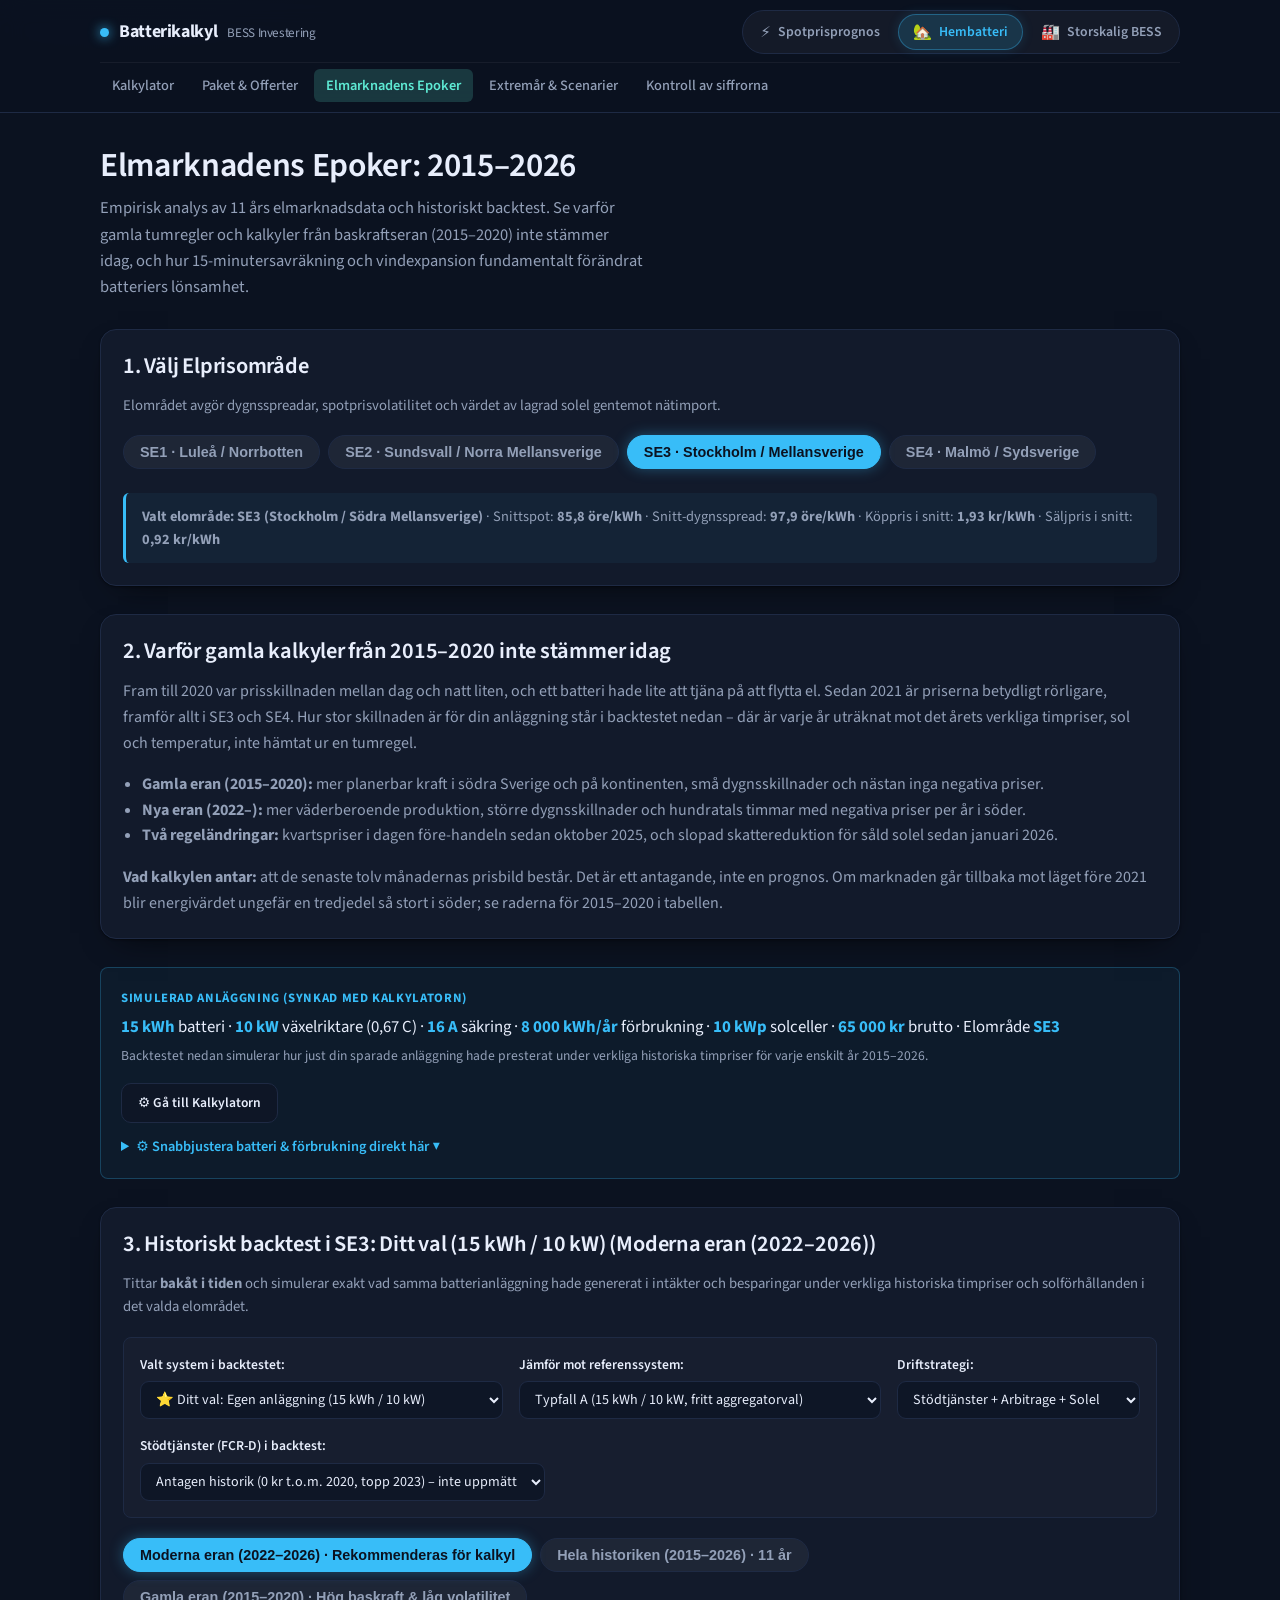
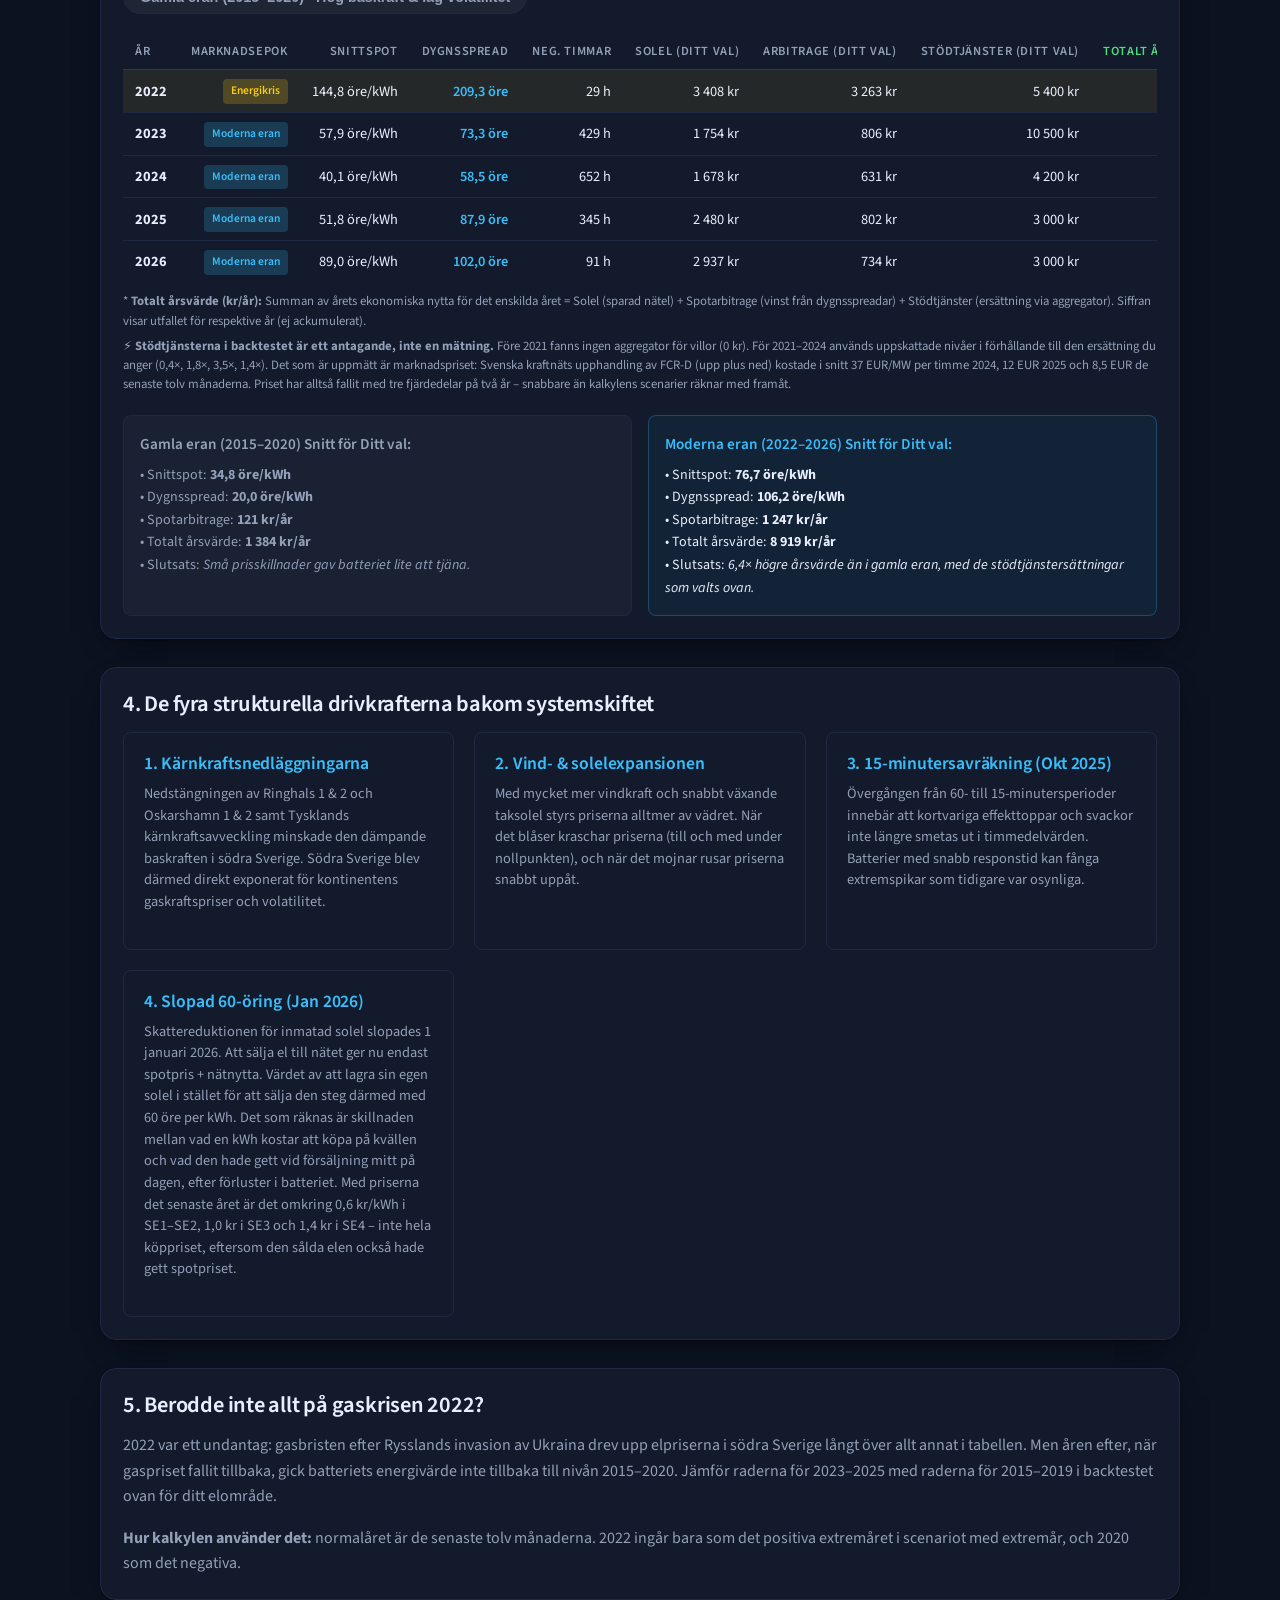
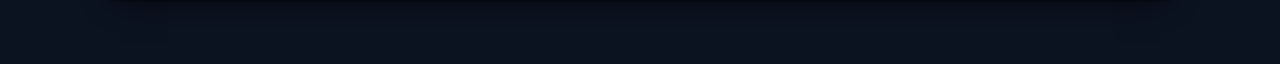
<file: site/batteri-eror.html>
<!doctype html>
<html lang="sv" data-base="">
<head>
<meta charset="utf-8">
<meta name="viewport" content="width=device-width, initial-scale=1">
<title>Elmarknadens Epoker (2015–2026) — Batterikalkyl & BESS</title>
<meta name="description" content="Empirisk analys av elmarknadens två epoker: gamla baskraftseran (2015–2020) vs moderna eran (2022–2026). Historiskt backtest över 11 år med verkliga spotpriser och dygnsspreadar.">
<meta name="color-scheme" content="dark">
<link rel="preconnect" href="https://fonts.googleapis.com">
<link rel="preconnect" href="https://fonts.gstatic.com" crossorigin>
<link href="https://fonts.googleapis.com/css2?family=Source+Sans+3:wght@400;500;600;700&family=IBM+Plex+Sans:wght@400;600&family=IBM+Plex+Mono:wght@400&display=swap" rel="stylesheet">
<link rel="stylesheet" href="assets/style.css?v=20261006c">
<style>
  .zone-pills {
    display: flex;
    gap: 8px;
    flex-wrap: wrap;
    margin-bottom: 1.5rem;
  }
  .zone-pill {
    background: rgba(255, 255, 255, 0.05);
    border: 1px solid var(--border);
    color: var(--muted);
    padding: 8px 16px;
    border-radius: 999px;
    font-size: 0.9em;
    font-weight: 600;
    cursor: pointer;
    transition: all 0.15s ease;
  }
  .zone-pill:hover {
    color: var(--text);
    background: rgba(255, 255, 255, 0.1);
  }
  .zone-pill.active {
    background: #38bdf8;
    color: #0b1220;
    border-color: #38bdf8;
    box-shadow: 0 0 14px rgba(56, 189, 248, 0.35);
  }
  .badge {
    display: inline-block;
    padding: 0.2rem 0.5rem;
    border-radius: 4px;
    font-size: 0.8em;
    font-weight: 600;
  }
</style>
</head>
<body data-page="batteri-eror">

<header class="site-header">
  <div class="wrap">
    <div class="header-top-row">
      <a class="brand" href="batteri.html"><span class="dot" style="background: #38bdf8; box-shadow: 0 0 12px #38bdf8;"></span>Batterikalkyl <small>BESS Investering</small></a>
      <nav class="portal-nav" aria-label="Huvudsystem">
        <a href="index.html" class="portal-tab">
          <span class="portal-tab-icon">⚡</span>
          <span>Spotprisprognos</span>
        </a>
        <a href="batteri.html" class="portal-tab active">
          <span class="portal-tab-icon">🏡</span>
          <span>Hembatteri</span>
        </a>
        <a href="bess-studio.html" class="portal-tab">
          <span class="portal-tab-icon">🏭</span>
          <span>Storskalig BESS</span>
        </a>
      </nav>
    </div>
    <nav class="site-nav">
      <a href="batteri.html">Kalkylator</a>
      <a href="batteri-paket.html">Paket & Offerter</a>
      <a href="batteri-eror.html" aria-current="page">Elmarknadens Epoker</a>
      <a href="batteri-extremar.html">Extremår & Scenarier</a>
      <a href="kontroll.html">Kontroll av siffrorna</a>
    </nav>
  </div>
</header>

<main>
  <div class="wrap stack" id="bess-app">

    <div class="page-head">
      <h1>Elmarknadens Epoker: 2015–2026</h1>
      <p class="lede">Empirisk analys av 11 års elmarknadsdata och historiskt backtest. Se varför gamla tumregler och kalkyler från baskraftseran (2015–2020) inte stämmer idag, och hur 15-minutersavräkning och vindexpansion fundamentalt förändrat batteriers lönsamhet.</p>
    </div>

    <!-- Val av Elprisområde -->
    <section class="card">
      <div class="section-title">
        <h2>1. Välj Elprisområde</h2>
      </div>
      <p class="sub">Elområdet avgör dygnsspreadar, spotprisvolatilitet och värdet av lagrad solel gentemot nätimport.</p>

      <div class="zone-pills" id="bess-zone-pills">
        <button type="button" class="zone-pill" data-zone="SE1">SE1 · Luleå / Norrbotten</button>
        <button type="button" class="zone-pill" data-zone="SE2">SE2 · Sundsvall / Norra Mellansverige</button>
        <button type="button" class="zone-pill" data-zone="SE3">SE3 · Stockholm / Mellansverige</button>
        <button type="button" class="zone-pill active" data-zone="SE4">SE4 · Malmö / Sydsverige</button>
      </div>

      <div id="bess-zone-info" style="font-size: 0.9em; color: var(--muted); background: rgba(56, 189, 248, 0.05); padding: 0.75rem 1rem; border-radius: 6px; border-left: 3px solid #38bdf8;">
        Laddar elområdesdata…
      </div>
    </section>

    <!-- Elmarknadens två epoker: Pedagogisk genomgång -->
    <section class="card">
      <div class="section-title">
        <h2>2. Varför gamla kalkyler från 2015–2020 inte stämmer idag</h2>
      </div>
      <p style="color: var(--muted); line-height: 1.6;">
        Fram till 2020 var prisskillnaden mellan dag och natt liten, och ett batteri hade lite att tjäna på att flytta el. Sedan 2021 är priserna betydligt rörligare, framför allt i SE3 och SE4. Hur stor skillnaden är för din anläggning står i backtestet nedan – där är varje år uträknat mot det årets verkliga timpriser, sol och temperatur, inte hämtat ur en tumregel.
      </p>
      <ul style="color: var(--muted); line-height: 1.6; padding-left: 1.2rem;">
        <li><strong>Gamla eran (2015–2020):</strong> mer planerbar kraft i södra Sverige och på kontinenten, små dygnsskillnader och nästan inga negativa priser.</li>
        <li><strong>Nya eran (2022–):</strong> mer väderberoende produktion, större dygnsskillnader och hundratals timmar med negativa priser per år i söder.</li>
        <li><strong>Två regeländringar:</strong> kvartspriser i dagen före-handeln sedan oktober 2025, och slopad skattereduktion för såld solel sedan januari 2026.</li>
      </ul>
      <p style="color: var(--muted); line-height: 1.6; margin-bottom: 0;">
        <strong>Vad kalkylen antar:</strong> att de senaste tolv månadernas prisbild består. Det är ett antagande, inte en prognos. Om marknaden går tillbaka mot läget före 2021 blir energivärdet ungefär en tredjedel så stort i söder; se raderna för 2015–2020 i tabellen.
      </p>
    </section>

    <!-- Simulerad anläggning (sparad från kalkylatorn) -->
    <div style="background: rgba(56, 189, 248, 0.05); border: 1px solid rgba(56, 189, 248, 0.25); border-radius: 8px; padding: 1.25rem; margin-bottom: 1.5rem;">
      <div style="display: flex; justify-content: space-between; align-items: center; flex-wrap: wrap; gap: 1rem;">
        <div>
          <div style="font-size: 0.8em; text-transform: uppercase; letter-spacing: 0.05em; color: #38bdf8; font-weight: 700;">Simulerad anläggning (synkad med Kalkylatorn)</div>
          <div id="bess-active-config-summary" style="font-size: 1.05em; margin-top: 0.35rem;">
            Laddar anläggningskonfiguration…
          </div>
          <div style="font-size: 0.85em; color: var(--muted); margin-top: 0.25rem;">
            Backtestet nedan simulerar hur just din sparade anläggning hade presterat under verkliga historiska timpriser för varje enskilt år 2015–2026.
          </div>
        </div>
        <a href="batteri.html" class="btn btn-secondary" style="font-size: 0.85em; padding: 0.5rem 1rem; white-space: nowrap; text-decoration: none;">
          ⚙️ Gå till Kalkylatorn
        </a>
      </div>

      <!-- Snabbjustera direkt på sidan -->
      <details style="margin-top: 0.75rem;">
        <summary style="color: #38bdf8; cursor: pointer; font-size: 0.9em; font-weight: 600;">⚙️ Snabbjustera batteri & förbrukning direkt här ▼</summary>
        <div style="display: grid; grid-template-columns: repeat(auto-fit, minmax(200px, 1fr)); gap: 1rem; margin-top: 0.75rem; padding: 1rem; background: var(--bg-card); border-radius: 8px; border: 1px solid var(--border);">
          <div>
            <label for="bess-cap-slider" style="font-size: 0.85em; font-weight: 600; display: flex; justify-content: space-between;">
              <span>Batterikapacitet</span>
              <span id="bess-cap-val" style="color: #38bdf8;">15 kWh</span>
            </label>
            <div style="display: flex; gap: 0.5rem; align-items: center; margin-top: 0.25rem;">
              <input type="range" id="bess-cap-slider" min="5" max="80" step="1" value="15" style="flex: 1;">
              <input type="number" id="bess-cap-num" min="5" max="80" step="1" value="15" style="width: 60px; font-size: 0.85em;" class="field">
            </div>
          </div>
          <div>
            <label for="bess-p-slider" style="font-size: 0.85em; font-weight: 600; display: flex; justify-content: space-between;">
              <span>Växelriktareffekt</span>
              <span id="bess-p-val" style="color: #38bdf8;">10 kW</span>
            </label>
            <div style="display: flex; gap: 0.5rem; align-items: center; margin-top: 0.25rem;">
              <input type="range" id="bess-p-slider" min="3" max="40" step="1" value="10" style="flex: 1;">
              <input type="number" id="bess-p-num" min="3" max="40" step="1" value="10" style="width: 60px; font-size: 0.85em;" class="field">
            </div>
          </div>
          <div>
            <label for="bess-load-slider" style="font-size: 0.85em; font-weight: 600; display: flex; justify-content: space-between;">
              <span>Årsförbrukning</span>
              <span id="bess-load-val" style="color: #38bdf8;">8 000 kWh</span>
            </label>
            <div style="display: flex; gap: 0.5rem; align-items: center; margin-top: 0.25rem;">
              <input type="range" id="bess-load-slider" min="3000" max="60000" step="1000" value="8000" style="flex: 1;">
              <input type="number" id="bess-load-num" min="3000" max="60000" step="1000" value="8000" style="width: 75px; font-size: 0.85em;" class="field">
            </div>
          </div>
          <div>
            <label for="bess-pv-slider" style="font-size: 0.85em; font-weight: 600; display: flex; justify-content: space-between;">
              <span>Solceller</span>
              <span id="bess-pv-val" style="color: #38bdf8;">10 kWp</span>
            </label>
            <div style="display: flex; gap: 0.5rem; align-items: center; margin-top: 0.25rem;">
              <input type="range" id="bess-pv-slider" min="0" max="50" step="1" value="10" style="flex: 1;">
              <input type="number" id="bess-pv-num" min="0" max="50" step="1" value="10" style="width: 60px; font-size: 0.85em;" class="field">
            </div>
          </div>
        </div>
      </details>
    </div>

    <!-- Historiskt backtest över 11 år -->
    <section class="card">
      <div class="section-title">
        <h2 id="bess-backtest-title">3. Historiskt backtest: Faktiskt utfall (2015–2026)</h2>
      </div>
      <p class="sub">Tittar <strong>bakåt i tiden</strong> och simulerar exakt vad samma batterianläggning hade genererat i intäkter och besparingar under verkliga historiska timpriser och solförhållanden i det valda elområdet.</p>

      <!-- Systemväljare för historiskt backtest -->
      <div style="display: flex; gap: 1rem; flex-wrap: wrap; margin-bottom: 1.25rem; align-items: flex-end; background: rgba(255, 255, 255, 0.02); padding: 1rem; border-radius: 8px; border: 1px solid var(--border);">
        <div style="flex: 1; min-width: 250px;">
          <label for="bess-backtest-offer" style="display: block; font-size: 0.85em; font-weight: 600; margin-bottom: 0.35rem;">
            Valt system i backtestet:
          </label>
          <select class="field" id="bess-backtest-offer" style="width: 100%;">
            <option value="custom" selected>⭐ Ditt val: Egen anläggning (från kalkylatorn)</option>
            <option value="solis_dyness_15">Typfall A (15 kWh / 10 kW, fritt aggregatorval)</option>
            <option value="sigenergy_18">Typfall B (18 kWh / 12 kW, allt-i-ett)</option>
            <option value="svea_solar_10">Typfall C (10 kWh / 10 kW, bundet elavtal)</option>
            <option value="greenely_polarium_13_8">Typfall D (13,8 kWh / 8 kW, bindningstid)</option>
            <option value="elteknik_saj_15">Typfall E (15 kWh / 10 kW, lågt C-tal)</option>
            <option value="evify_saj_15">Typfall F (15 kWh / 10 kW, lågt C-tal)</option>
          </select>
        </div>

        <div style="flex: 1; min-width: 250px;">
          <label for="bess-backtest-compare" style="display: block; font-size: 0.85em; font-weight: 600; margin-bottom: 0.35rem;">
            Jämför mot referenssystem:
          </label>
          <select class="field" id="bess-backtest-compare" style="width: 100%;">
            <option value="solis_dyness_15" selected>Typfall A (15 kWh / 10 kW, fritt aggregatorval)</option>
            <option value="sigenergy_18">Typfall B (18 kWh / 12 kW, allt-i-ett)</option>
            <option value="custom">Ditt val: Egen anläggning</option>
            <option value="svea_solar_10">Typfall C (10 kWh / 10 kW, bundet elavtal)</option>
            <option value="greenely_polarium_13_8">Typfall D (13,8 kWh / 8 kW, bindningstid)</option>
            <option value="elteknik_saj_15">Typfall E (15 kWh / 10 kW, lågt C-tal)</option>
            <option value="evify_saj_15">Typfall F (15 kWh / 10 kW, lågt C-tal)</option>
            <option value="none">Ingen jämförelse (Visa enbart valt system)</option>
          </select>
        </div>

        <div style="min-width: 200px;">
          <label for="bess-backtest-strategy" style="display: block; font-size: 0.85em; font-weight: 600; margin-bottom: 0.35rem;">
            Driftstrategi:
          </label>
          <select class="field" id="bess-backtest-strategy" style="width: 100%;">
            <option value="mixed" selected>Stödtjänster + Arbitrage + Solel</option>
            <option value="energy_only">Enbart Soloptimering & Arbitrage</option>
          </select>
        </div>

        <div style="min-width: 240px;">
          <label for="bess-backtest-fcr-mode" style="display: block; font-size: 0.85em; font-weight: 600; margin-bottom: 0.35rem;">
            Stödtjänster (FCR-D) i backtest:
          </label>
          <select class="field" id="bess-backtest-fcr-mode" style="width: 100%;">
            <option value="historic" selected>Antagen historik (0 kr t.o.m. 2020, topp 2023) – inte uppmätt</option>
            <option value="flat">Hypotetisk schablon (Dagens 25 kr/kW alla år)</option>
          </select>
        </div>
      </div>

      <div class="zone-pills" id="bess-era-pills" style="margin-bottom: 1.25rem;">
        <button type="button" class="zone-pill active" data-era="modern">Moderna eran (2022–2026) · Rekommenderas för kalkyl</button>
        <button type="button" class="zone-pill" data-era="all">Hela historiken (2015–2026) · 11 år</button>
        <button type="button" class="zone-pill" data-era="classic">Gamla eran (2015–2020) · Hög baskraft & låg volatilitet</button>
      </div>

      <div id="bess-backtest-box"></div>
    </section>

    <!-- Strukturella drivkrafter -->
    <section class="card">
      <div class="section-title">
        <h2>4. De fyra strukturella drivkrafterna bakom systemskiftet</h2>
      </div>
      <div style="display: grid; grid-template-columns: repeat(auto-fit, minmax(280px, 1fr)); gap: 1.25rem;">
        <div style="background: var(--bg-card); padding: 1.25rem; border-radius: 8px; border: 1px solid var(--border);">
          <h3 style="color: #38bdf8; margin-top: 0; font-size: 1.1em;">1. Kärnkraftsnedläggningarna</h3>
          <p style="font-size: 0.9em; color: var(--muted); line-height: 1.5;">Nedstängningen av Ringhals 1 & 2 och Oskarshamn 1 & 2 samt Tysklands kärnkraftsavveckling minskade den dämpande baskraften i södra Sverige. Södra Sverige blev därmed direkt exponerat för kontinentens gaskraftspriser och volatilitet.</p>
        </div>

        <div style="background: var(--bg-card); padding: 1.25rem; border-radius: 8px; border: 1px solid var(--border);">
          <h3 style="color: #38bdf8; margin-top: 0; font-size: 1.1em;">2. Vind- & solelexpansionen</h3>
          <p style="font-size: 0.9em; color: var(--muted); line-height: 1.5;">Med mycket mer vindkraft och snabbt växande taksolel styrs priserna alltmer av vädret. När det blåser kraschar priserna (till och med under nollpunkten), och när det mojnar rusar priserna snabbt uppåt.</p>
        </div>

        <div style="background: var(--bg-card); padding: 1.25rem; border-radius: 8px; border: 1px solid var(--border);">
          <h3 style="color: #38bdf8; margin-top: 0; font-size: 1.1em;">3. 15-minutersavräkning (Okt 2025)</h3>
          <p style="font-size: 0.9em; color: var(--muted); line-height: 1.5;">Övergången från 60- till 15-minutersperioder innebär att kortvariga effekttoppar och svackor inte längre smetas ut i timmedelvärden. Batterier med snabb responstid kan fånga extremspikar som tidigare var osynliga.</p>
        </div>

        <div style="background: var(--bg-card); padding: 1.25rem; border-radius: 8px; border: 1px solid var(--border);">
          <h3 style="color: #38bdf8; margin-top: 0; font-size: 1.1em;">4. Slopad 60-öring (Jan 2026)</h3>
          <p style="font-size: 0.9em; color: var(--muted); line-height: 1.5;">Skattereduktionen för inmatad solel slopades 1 januari 2026. Att sälja el till nätet ger nu endast spotpris + nätnytta. Värdet av att lagra sin egen solel i stället för att sälja den steg därmed med 60 öre per kWh. Det som räknas är skillnaden mellan vad en kWh kostar att köpa på kvällen och vad den hade gett vid försäljning mitt på dagen, efter förluster i batteriet. Med priserna det senaste året är det omkring 0,6 kr/kWh i SE1–SE2, 1,0 kr i SE3 och 1,4 kr i SE4 – inte hela köppriset, eftersom den sålda elen också hade gett spotpriset.</p>
        </div>
      </div>
    </section>

    <!-- Geopolitik vs Strukturell förändring -->
    <section class="card">
      <div class="section-title">
        <h2>5. Berodde inte allt på gaskrisen 2022?</h2>
      </div>
      <p style="color: var(--muted); line-height: 1.6;">
        2022 var ett undantag: gasbristen efter Rysslands invasion av Ukraina drev upp elpriserna i södra Sverige långt över allt annat i tabellen. Men åren efter, när gaspriset fallit tillbaka, gick batteriets energivärde inte tillbaka till nivån 2015–2020. Jämför raderna för 2023–2025 med raderna för 2015–2019 i backtestet ovan för ditt elområde.
      </p>
      <p style="color: var(--muted); line-height: 1.6; margin-bottom: 0;">
        <strong>Hur kalkylen använder det:</strong> normalåret är de senaste tolv månaderna. 2022 ingår bara som det positiva extremåret i scenariot med extremår, och 2020 som det negativa.
      </p>
    </section>

  </div>
</main>

<script src="assets/bess-dispatch.js?v=20261008b"></script>
<script src="assets/bess.js?v=20261008b"></script>
</body>
</html>
</file>
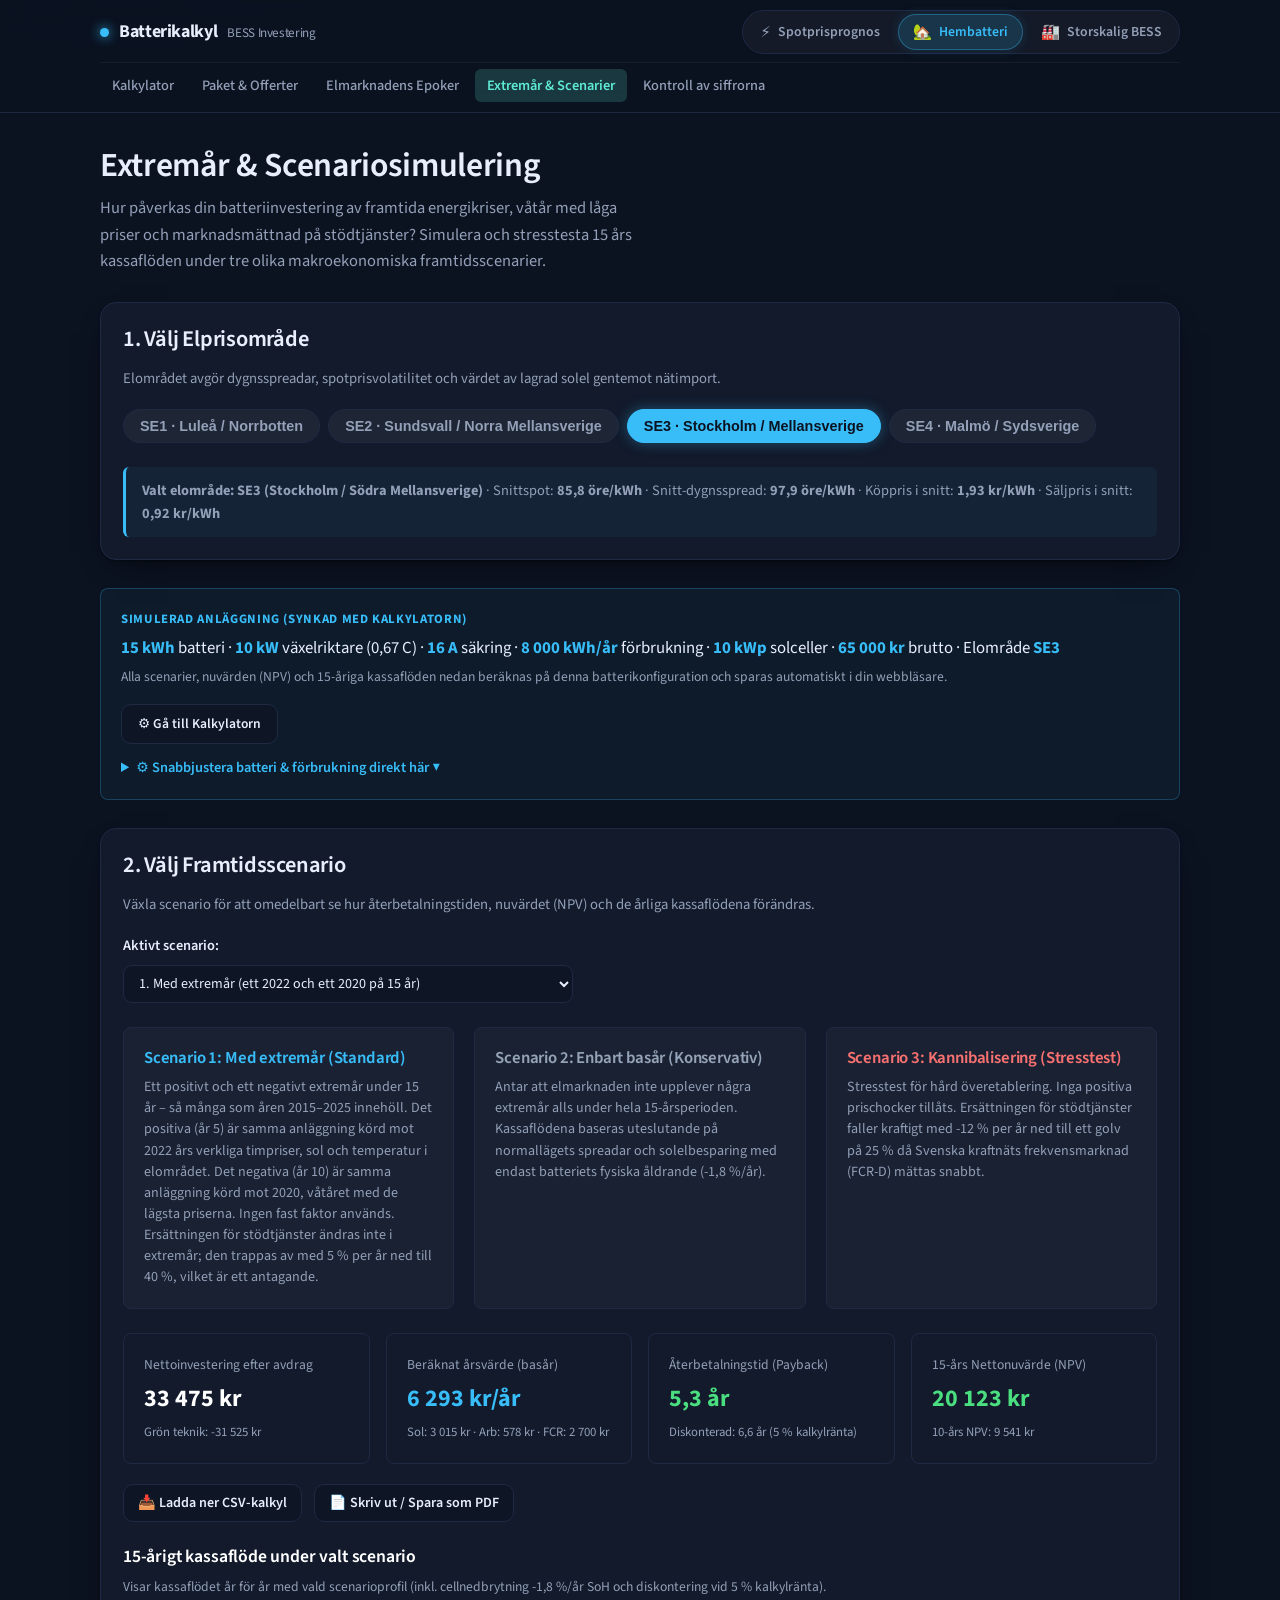
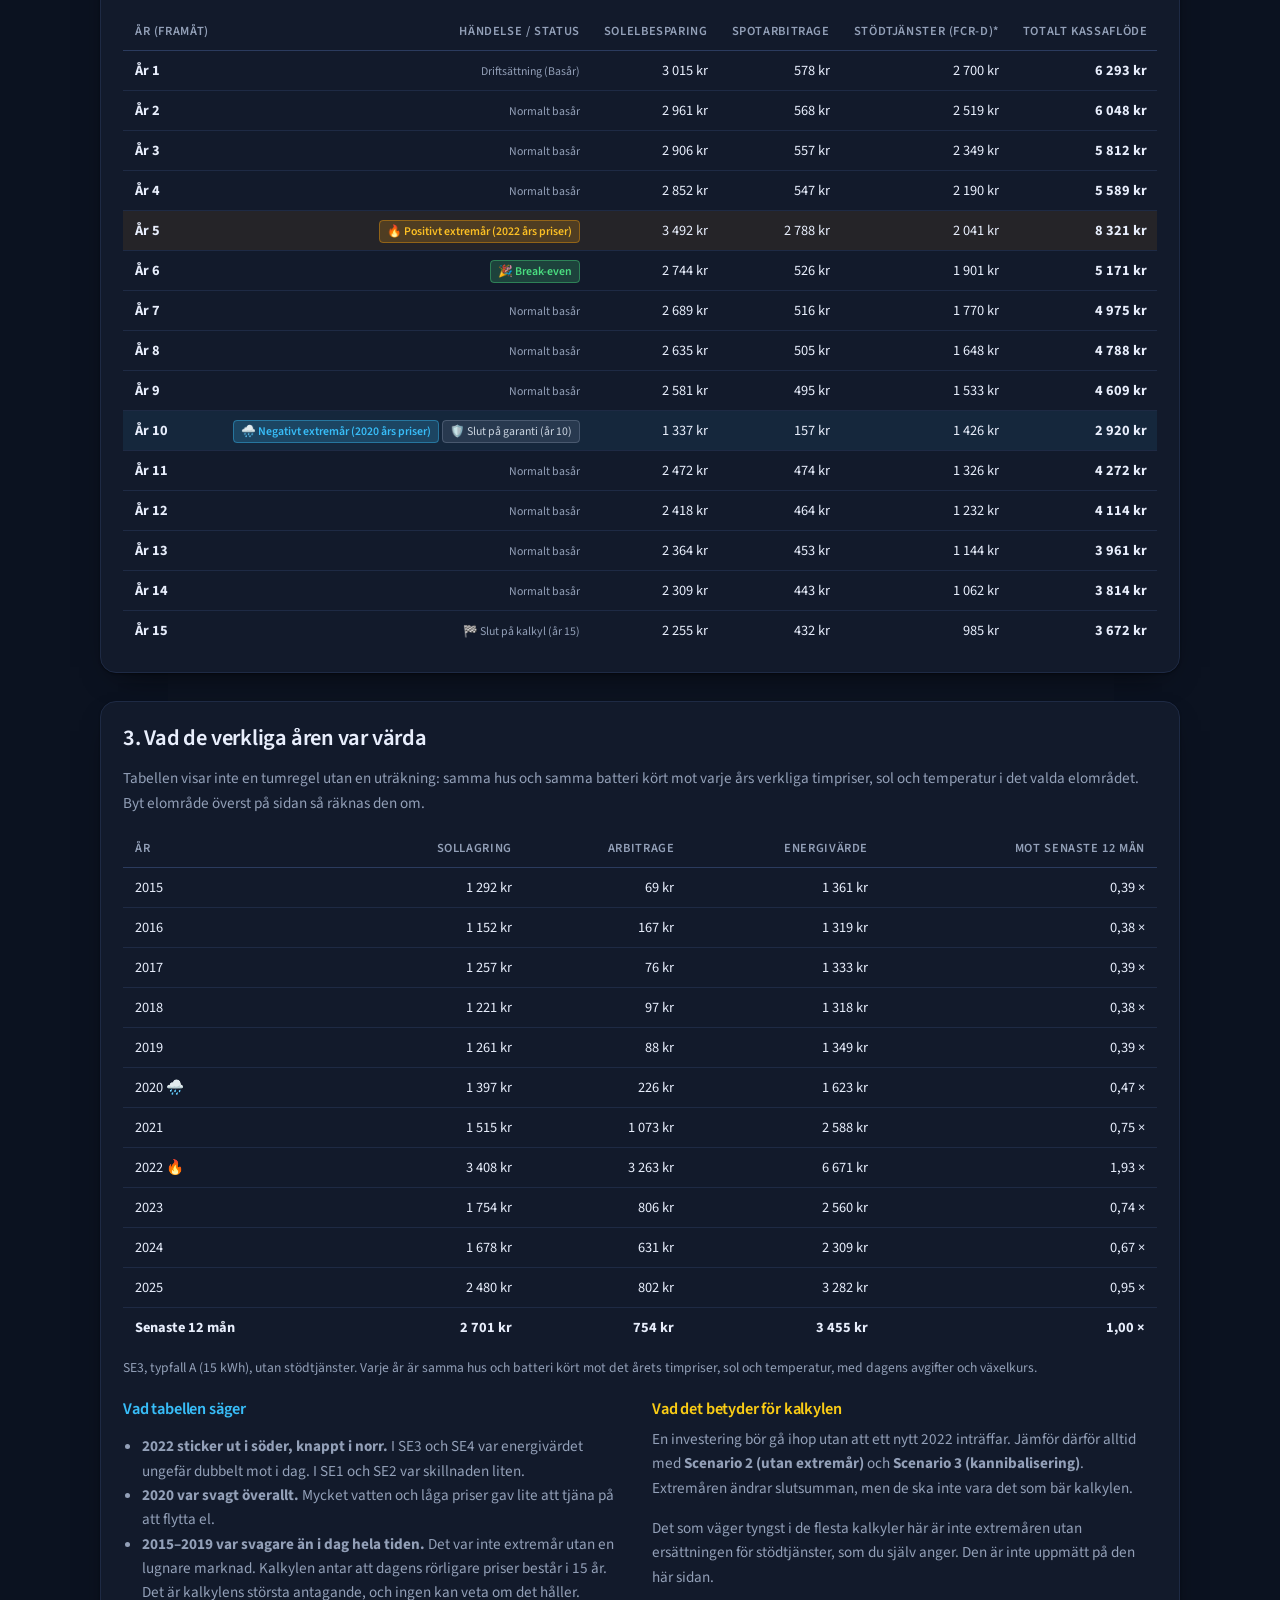
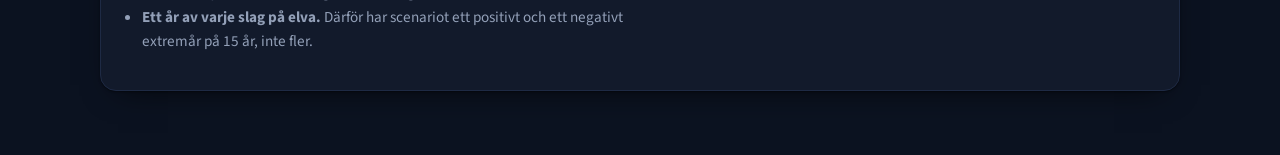
<file: site/batteri-extremar.html>
<!doctype html>
<html lang="sv" data-base="">
<head>
<meta charset="utf-8">
<meta name="viewport" content="width=device-width, initial-scale=1">
<title>Extremår & Scenariosimulering — Batterikalkyl & BESS</title>
<meta name="description" content="Stresstesta batterikalkylen mot framtida extremår (gaskris, torka, våtår) och marknadsmättnad på stödtjänster (FCR-D). Empirisk analys av nordisk prisvolatilitet 2011–2026.">
<meta name="color-scheme" content="dark">
<link rel="preconnect" href="https://fonts.googleapis.com">
<link rel="preconnect" href="https://fonts.gstatic.com" crossorigin>
<link href="https://fonts.googleapis.com/css2?family=Source+Sans+3:wght@400;500;600;700&family=IBM+Plex+Sans:wght@400;600&family=IBM+Plex+Mono:wght@400&display=swap" rel="stylesheet">
<link rel="stylesheet" href="assets/style.css?v=20261006c">
<style>
  .zone-pills {
    display: flex;
    gap: 8px;
    flex-wrap: wrap;
    margin-bottom: 1.5rem;
  }
  .zone-pill {
    background: rgba(255, 255, 255, 0.05);
    border: 1px solid var(--border);
    color: var(--muted);
    padding: 8px 16px;
    border-radius: 999px;
    font-size: 0.9em;
    font-weight: 600;
    cursor: pointer;
    transition: all 0.15s ease;
  }
  .zone-pill:hover {
    color: var(--text);
    background: rgba(255, 255, 255, 0.1);
  }
  .zone-pill.active {
    background: #38bdf8;
    color: #0b1220;
    border-color: #38bdf8;
    box-shadow: 0 0 14px rgba(56, 189, 248, 0.35);
  }
  .field {
    background: var(--bg-card);
    border: 1px solid var(--border);
    color: var(--text);
    padding: 8px 14px;
    border-radius: 6px;
    font-size: 0.95em;
  }
  .bess-results-summary {
    display: grid;
    grid-template-columns: repeat(auto-fit, minmax(220px, 1fr));
    gap: 1rem;
    margin-top: 1.25rem;
  }
  .bess-result-card {
    background: var(--bg-card);
    padding: 1.25rem;
    border-radius: 8px;
    border: 1px solid var(--border);
  }
  .bess-result-label {
    font-size: 0.85em;
    color: var(--muted);
    margin-bottom: 0.25rem;
  }
  .bess-result-val {
    font-size: 1.5em;
    font-weight: 700;
  }
  .bess-result-sub {
    font-size: 0.8em;
    color: var(--muted);
    margin-top: 0.25rem;
  }
  .scenario-card {
    background: rgba(255, 255, 255, 0.03);
    border: 1px solid var(--border);
    border-radius: 8px;
    padding: 1.25rem;
  }
</style>
</head>
<body data-page="batteri-extremar">

<header class="site-header">
  <div class="wrap">
    <div class="header-top-row">
      <a class="brand" href="batteri.html"><span class="dot" style="background: #38bdf8; box-shadow: 0 0 12px #38bdf8;"></span>Batterikalkyl <small>BESS Investering</small></a>
      <nav class="portal-nav" aria-label="Huvudsystem">
        <a href="index.html" class="portal-tab">
          <span class="portal-tab-icon">⚡</span>
          <span>Spotprisprognos</span>
        </a>
        <a href="batteri.html" class="portal-tab active">
          <span class="portal-tab-icon">🏡</span>
          <span>Hembatteri</span>
        </a>
        <a href="bess-studio.html" class="portal-tab">
          <span class="portal-tab-icon">🏭</span>
          <span>Storskalig BESS</span>
        </a>
      </nav>
    </div>
    <nav class="site-nav">
      <a href="batteri.html">Kalkylator</a>
      <a href="batteri-paket.html">Paket & Offerter</a>
      <a href="batteri-eror.html">Elmarknadens Epoker</a>
      <a href="batteri-extremar.html" aria-current="page">Extremår & Scenarier</a>
      <a href="kontroll.html">Kontroll av siffrorna</a>
    </nav>
  </div>
</header>

<main>
  <div class="wrap stack" id="bess-app">

    <div class="page-head">
      <h1>Extremår & Scenariosimulering</h1>
      <p class="lede">Hur påverkas din batteriinvestering av framtida energikriser, våtår med låga priser och marknadsmättnad på stödtjänster? Simulera och stresstesta 15 års kassaflöden under tre olika makroekonomiska framtidsscenarier.</p>
    </div>

    <!-- Val av Elprisområde -->
    <section class="card">
      <div class="section-title">
        <h2>1. Välj Elprisområde</h2>
      </div>
      <p class="sub">Elområdet avgör dygnsspreadar, spotprisvolatilitet och värdet av lagrad solel gentemot nätimport.</p>

      <div class="zone-pills" id="bess-zone-pills">
        <button type="button" class="zone-pill" data-zone="SE1">SE1 · Luleå / Norrbotten</button>
        <button type="button" class="zone-pill" data-zone="SE2">SE2 · Sundsvall / Norra Mellansverige</button>
        <button type="button" class="zone-pill" data-zone="SE3">SE3 · Stockholm / Mellansverige</button>
        <button type="button" class="zone-pill active" data-zone="SE4">SE4 · Malmö / Sydsverige</button>
      </div>

      <div id="bess-zone-info" style="font-size: 0.9em; color: var(--muted); background: rgba(56, 189, 248, 0.05); padding: 0.75rem 1rem; border-radius: 6px; border-left: 3px solid #38bdf8;">
        Laddar elområdesdata…
      </div>
    </section>

    <!-- Simulerad anläggning (sparad från kalkylatorn) -->
    <div style="background: rgba(56, 189, 248, 0.05); border: 1px solid rgba(56, 189, 248, 0.25); border-radius: 8px; padding: 1.25rem; margin-bottom: 1.5rem;">
      <div style="display: flex; justify-content: space-between; align-items: center; flex-wrap: wrap; gap: 1rem;">
        <div>
          <div style="font-size: 0.8em; text-transform: uppercase; letter-spacing: 0.05em; color: #38bdf8; font-weight: 700;">Simulerad anläggning (synkad med Kalkylatorn)</div>
          <div id="bess-active-config-summary" style="font-size: 1.05em; margin-top: 0.35rem;">
            Laddar anläggningskonfiguration…
          </div>
          <div style="font-size: 0.85em; color: var(--muted); margin-top: 0.25rem;">
            Alla scenarier, nuvärden (NPV) och 15-åriga kassaflöden nedan beräknas på denna batterikonfiguration och sparas automatiskt i din webbläsare.
          </div>
        </div>
        <a href="batteri.html" class="btn btn-secondary" style="font-size: 0.85em; padding: 0.5rem 1rem; white-space: nowrap; text-decoration: none;">
          ⚙️ Gå till Kalkylatorn
        </a>
      </div>

      <!-- Snabbjustera direkt på sidan -->
      <details style="margin-top: 0.75rem;">
        <summary style="color: #38bdf8; cursor: pointer; font-size: 0.9em; font-weight: 600;">⚙️ Snabbjustera batteri & förbrukning direkt här ▼</summary>
        <div style="display: grid; grid-template-columns: repeat(auto-fit, minmax(200px, 1fr)); gap: 1rem; margin-top: 0.75rem; padding: 1rem; background: var(--bg-card); border-radius: 8px; border: 1px solid var(--border);">
          <div>
            <label for="bess-cap-slider" style="font-size: 0.85em; font-weight: 600; display: flex; justify-content: space-between;">
              <span>Batterikapacitet</span>
              <span id="bess-cap-val" style="color: #38bdf8;">15 kWh</span>
            </label>
            <div style="display: flex; gap: 0.5rem; align-items: center; margin-top: 0.25rem;">
              <input type="range" id="bess-cap-slider" min="5" max="80" step="1" value="15" style="flex: 1;">
              <input type="number" id="bess-cap-num" min="5" max="80" step="1" value="15" style="width: 60px; font-size: 0.85em;" class="field">
            </div>
          </div>
          <div>
            <label for="bess-p-slider" style="font-size: 0.85em; font-weight: 600; display: flex; justify-content: space-between;">
              <span>Växelriktareffekt</span>
              <span id="bess-p-val" style="color: #38bdf8;">10 kW</span>
            </label>
            <div style="display: flex; gap: 0.5rem; align-items: center; margin-top: 0.25rem;">
              <input type="range" id="bess-p-slider" min="3" max="40" step="1" value="10" style="flex: 1;">
              <input type="number" id="bess-p-num" min="3" max="40" step="1" value="10" style="width: 60px; font-size: 0.85em;" class="field">
            </div>
          </div>
          <div>
            <label for="bess-load-slider" style="font-size: 0.85em; font-weight: 600; display: flex; justify-content: space-between;">
              <span>Årsförbrukning</span>
              <span id="bess-load-val" style="color: #38bdf8;">8 000 kWh</span>
            </label>
            <div style="display: flex; gap: 0.5rem; align-items: center; margin-top: 0.25rem;">
              <input type="range" id="bess-load-slider" min="3000" max="60000" step="1000" value="8000" style="flex: 1;">
              <input type="number" id="bess-load-num" min="3000" max="60000" step="1000" value="8000" style="width: 75px; font-size: 0.85em;" class="field">
            </div>
          </div>
          <div>
            <label for="bess-pv-slider" style="font-size: 0.85em; font-weight: 600; display: flex; justify-content: space-between;">
              <span>Solceller</span>
              <span id="bess-pv-val" style="color: #38bdf8;">10 kWp</span>
            </label>
            <div style="display: flex; gap: 0.5rem; align-items: center; margin-top: 0.25rem;">
              <input type="range" id="bess-pv-slider" min="0" max="50" step="1" value="10" style="flex: 1;">
              <input type="number" id="bess-pv-num" min="0" max="50" step="1" value="10" style="width: 60px; font-size: 0.85em;" class="field">
            </div>
          </div>
        </div>
      </details>
    </div>

    <!-- Scenarioväljare -->
    <section class="card">
      <div class="section-title">
        <h2>2. Välj Framtidsscenario</h2>
      </div>
      <p class="sub">Växla scenario för att omedelbart se hur återbetalningstiden, nuvärdet (NPV) och de årliga kassaflödena förändras.</p>

      <div style="max-width: 450px; margin-bottom: 1.5rem;">
        <label for="bess-scenario" style="display: block; font-weight: 600; margin-bottom: 0.5rem; font-size: 0.9em;">Aktivt scenario:</label>
        <select class="field" id="bess-scenario" style="width: 100%;">
          <option value="nordic_frequency" selected>1. Med extremår (ett 2022 och ett 2020 på 15 år)</option>
          <option value="base_only">2. Enbart basår (Konservativ kalkyl utan makrochocker)</option>
          <option value="cannibalization">3. Marknadskannibalisering (Snabb priserosion på FCR-D)</option>
        </select>
      </div>

      <div style="display: grid; grid-template-columns: repeat(auto-fit, minmax(280px, 1fr)); gap: 1.25rem;">
        <div class="scenario-card">
          <h3 style="color: #38bdf8; margin-top: 0; font-size: 1.05em;">Scenario 1: Med extremår (Standard)</h3>
          <p style="font-size: 0.88em; color: var(--muted); line-height: 1.5; margin-bottom: 0;">
            Ett positivt och ett negativt extremår under 15 år – så många som åren 2015–2025 innehöll. Det positiva (år 5) är samma anläggning körd mot 2022 års verkliga timpriser, sol och temperatur i elområdet. Det negativa (år 10) är samma anläggning körd mot 2020, våtåret med de lägsta priserna. Ingen fast faktor används. Ersättningen för stödtjänster ändras inte i extremår; den trappas av med 5 % per år ned till 40 %, vilket är ett antagande.
          </p>
        </div>

        <div class="scenario-card">
          <h3 style="color: #94a3b8; margin-top: 0; font-size: 1.05em;">Scenario 2: Enbart basår (Konservativ)</h3>
          <p style="font-size: 0.88em; color: var(--muted); line-height: 1.5; margin-bottom: 0;">
            Antar att elmarknaden inte upplever några extremår alls under hela 15-årsperioden. Kassaflödena baseras uteslutande på normallägets spreadar och solelbesparing med endast batteriets fysiska åldrande (-1,8 %/år).
          </p>
        </div>

        <div class="scenario-card">
          <h3 style="color: #f87171; margin-top: 0; font-size: 1.05em;">Scenario 3: Kannibalisering (Stresstest)</h3>
          <p style="font-size: 0.88em; color: var(--muted); line-height: 1.5; margin-bottom: 0;">
            Stresstest för hård överetablering. Inga positiva prischocker tillåts. Ersättningen för stödtjänster faller kraftigt med -12 % per år ned till ett golv på 25 % då Svenska kraftnäts frekvensmarknad (FCR-D) mättas snabbt.
          </p>
        </div>
      </div>

      <!-- Kalkylresultat för valt scenario -->
      <div class="bess-results-summary" style="margin-top: 1.5rem;">
        <div class="bess-result-card">
          <div class="bess-result-label">Nettoinvestering efter avdrag</div>
          <div class="bess-result-val" id="bess-res-net" style="color: #fff;">— kr</div>
          <div class="bess-result-sub" id="bess-res-deduction">Grön teknik: — kr</div>
        </div>

        <div class="bess-result-card">
          <div class="bess-result-label">Beräknat årsvärde (basår)</div>
          <div class="bess-result-val" id="bess-res-rev" style="color: #38bdf8;">— kr/år</div>
          <div class="bess-result-sub" id="bess-res-rev-split">Sol: — · Arb: — · FCR: —</div>
        </div>

        <div class="bess-result-card">
          <div class="bess-result-label">Återbetalningstid (Payback)</div>
          <div class="bess-result-val" id="bess-res-payback" style="color: #4ade80;">— år</div>
          <div class="bess-result-sub" id="bess-res-payback-disc">Diskonterad: — år (5 % kalkylränta)</div>
        </div>

        <div class="bess-result-card">
          <div class="bess-result-label">15-års Nettonuvärde (NPV)</div>
          <div class="bess-result-val" id="bess-res-npv" style="color: #4ade80;">— kr</div>
          <div class="bess-result-sub" id="bess-res-npv-10">10-års NPV: — kr</div>
        </div>
      </div>

      <!-- Exportera & Skriv ut -->
      <div style="display: flex; gap: 0.75rem; flex-wrap: wrap; margin-top: 1.25rem; align-items: center;" class="bess-export-actions">
        <button type="button" class="btn btn-secondary" id="bess-btn-export-csv" style="cursor: pointer;">
          📥 Ladda ner CSV-kalkyl
        </button>
        <button type="button" class="btn btn-secondary" id="bess-btn-print" style="cursor: pointer;">
          📄 Skriv ut / Spara som PDF
        </button>
      </div>

      <!-- 15-årigt kassaflöde direkt i scenariovyn -->
      <div style="margin-top: 1.5rem;">
        <h3 style="font-size: 1.1em; color: #fff; margin-bottom: 0.5rem;">15-årigt kassaflöde under valt scenario</h3>
        <p style="font-size: 0.85em; color: var(--muted); margin-bottom: 1rem;">
          Visar kassaflödet år för år med vald scenarioprofil (inkl. cellnedbrytning -1,8 %/år SoH och diskontering vid 5 % kalkylränta).
        </p>

        <div style="overflow-x: auto;">
          <table class="data-table" style="width: 100%; font-size: 0.9em;">
            <thead>
              <tr>
                <th>År (Framåt)</th>
                <th>Händelse / Status</th>
                <th>Solelbesparing</th>
                <th>Spotarbitrage</th>
                <th>Stödtjänster (FCR-D)*</th>
                <th>Totalt kassaflöde</th>
                <th>Kapacitet</th>
                <th>Ackumulerat netto</th>
              </tr>
            </thead>
            <tbody id="bess-custom-cf-body"></tbody>
          </table>
        </div>
      </div>
    </section>

    <!-- Vad åren faktiskt var värda -->
    <section class="card">
      <div class="section-title">
        <h2>3. Vad de verkliga åren var värda</h2>
      </div>
      <p style="color: var(--muted); line-height: 1.6; font-size: 0.95em;">
        Tabellen visar inte en tumregel utan en uträkning: samma hus och samma batteri kört mot varje års verkliga timpriser, sol och temperatur i det valda elområdet. Byt elområde överst på sidan så räknas den om.
      </p>
      <div id="bess-year-evidence" style="overflow-x: auto;"></div>
      <div style="display: grid; grid-template-columns: repeat(auto-fit, minmax(320px, 1fr)); gap: 1.5rem; font-size: 0.95em; margin-top: 1.25rem;">
        <div>
          <h3 style="color: #38bdf8; margin-top: 0;">Vad tabellen säger</h3>
          <ul style="color: var(--muted); line-height: 1.6; padding-left: 1.2rem;">
            <li><strong>2022 sticker ut i söder, knappt i norr.</strong> I SE3 och SE4 var energivärdet ungefär dubbelt mot i dag. I SE1 och SE2 var skillnaden liten.</li>
            <li><strong>2020 var svagt överallt.</strong> Mycket vatten och låga priser gav lite att tjäna på att flytta el.</li>
            <li><strong>2015–2019 var svagare än i dag hela tiden.</strong> Det var inte extremår utan en lugnare marknad. Kalkylen antar att dagens rörligare priser består i 15 år. Det är kalkylens största antagande, och ingen kan veta om det håller.</li>
            <li><strong>Ett år av varje slag på elva.</strong> Därför har scenariot ett positivt och ett negativt extremår på 15 år, inte fler.</li>
          </ul>
        </div>
        <div>
          <h3 style="color: #facc15; margin-top: 0;">Vad det betyder för kalkylen</h3>
          <p style="color: var(--muted); line-height: 1.6;">
            En investering bör gå ihop utan att ett nytt 2022 inträffar. Jämför därför alltid med <strong>Scenario 2 (utan extremår)</strong> och <strong>Scenario 3 (kannibalisering)</strong>. Extremåren ändrar slutsumman, men de ska inte vara det som bär kalkylen.
          </p>
          <p style="color: var(--muted); line-height: 1.6;">
            Det som väger tyngst i de flesta kalkyler här är inte extremåren utan ersättningen för stödtjänster, som du själv anger. Den är inte uppmätt på den här sidan.
          </p>
        </div>
      </div>
    </section>

  </div>
</main>

<script src="assets/bess-dispatch.js?v=20261008b"></script>
<script src="assets/bess.js?v=20261008b"></script>
</body>
</html>
</file>
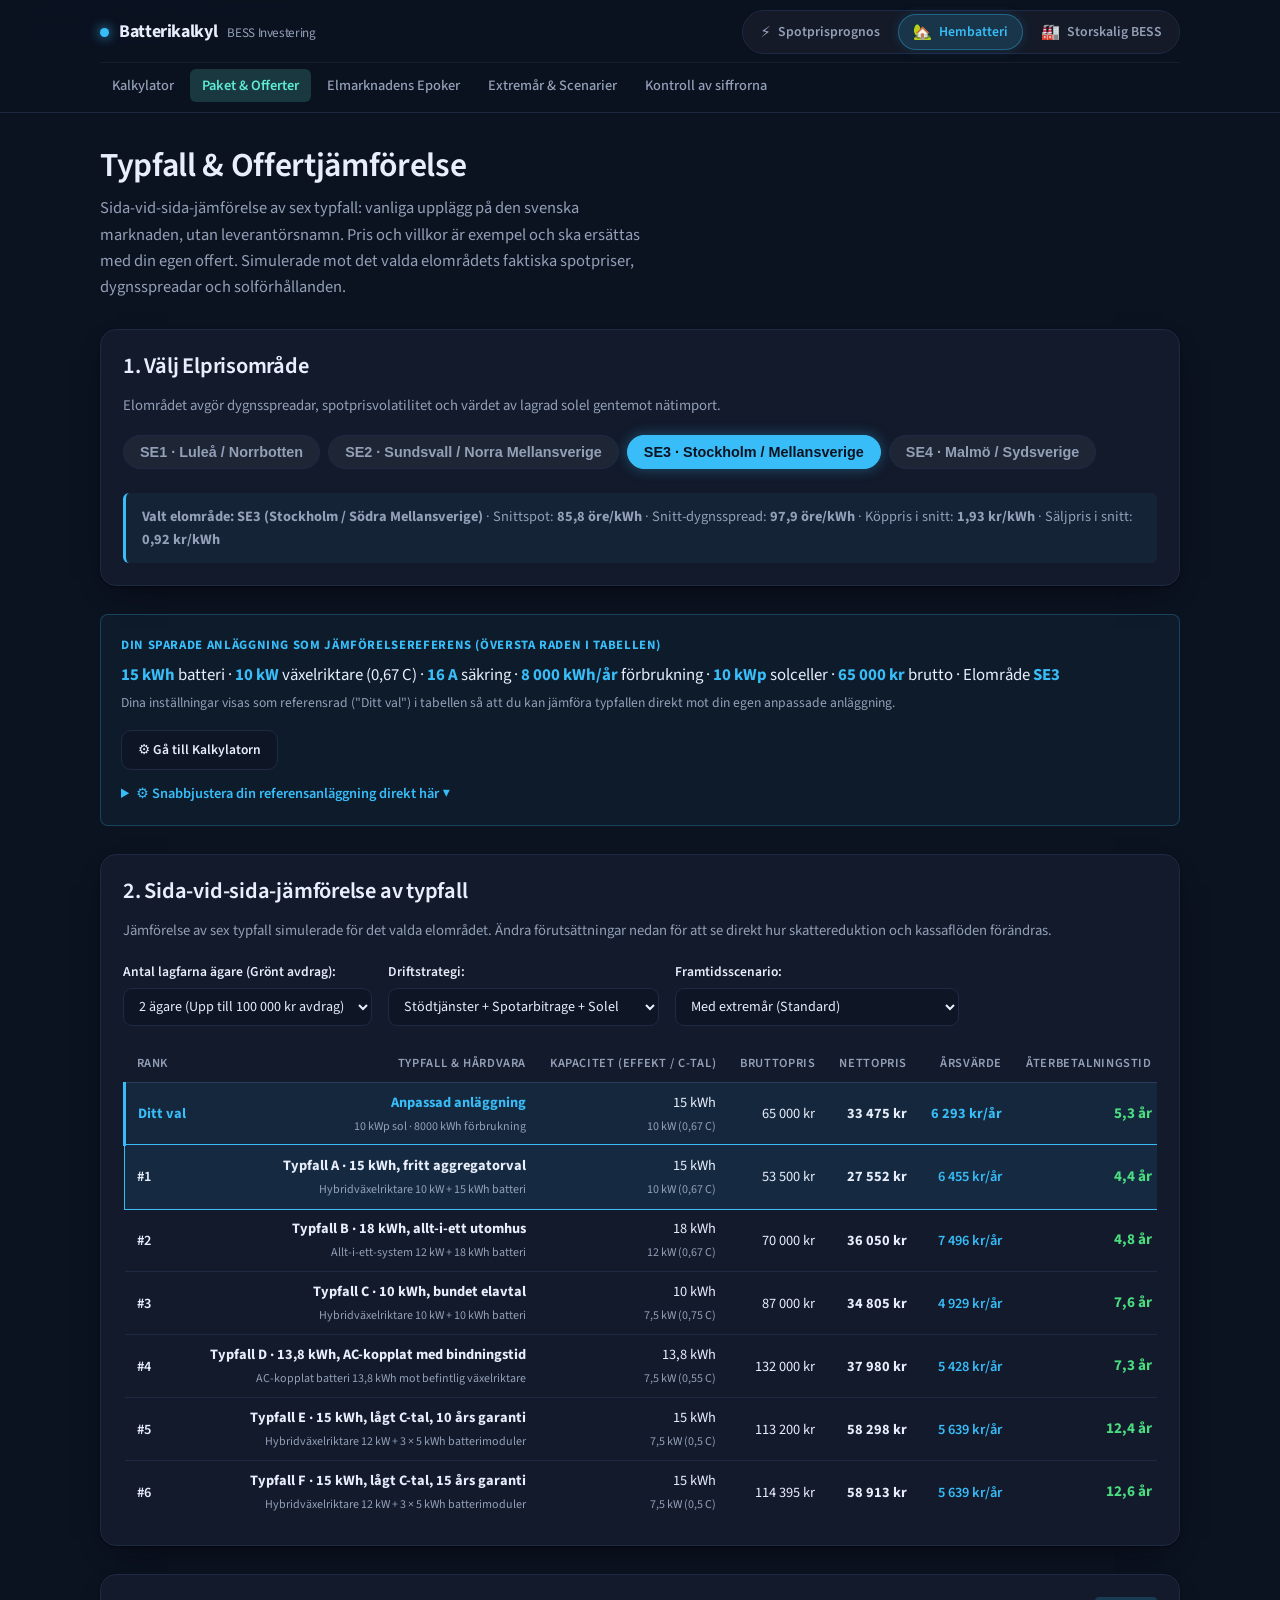
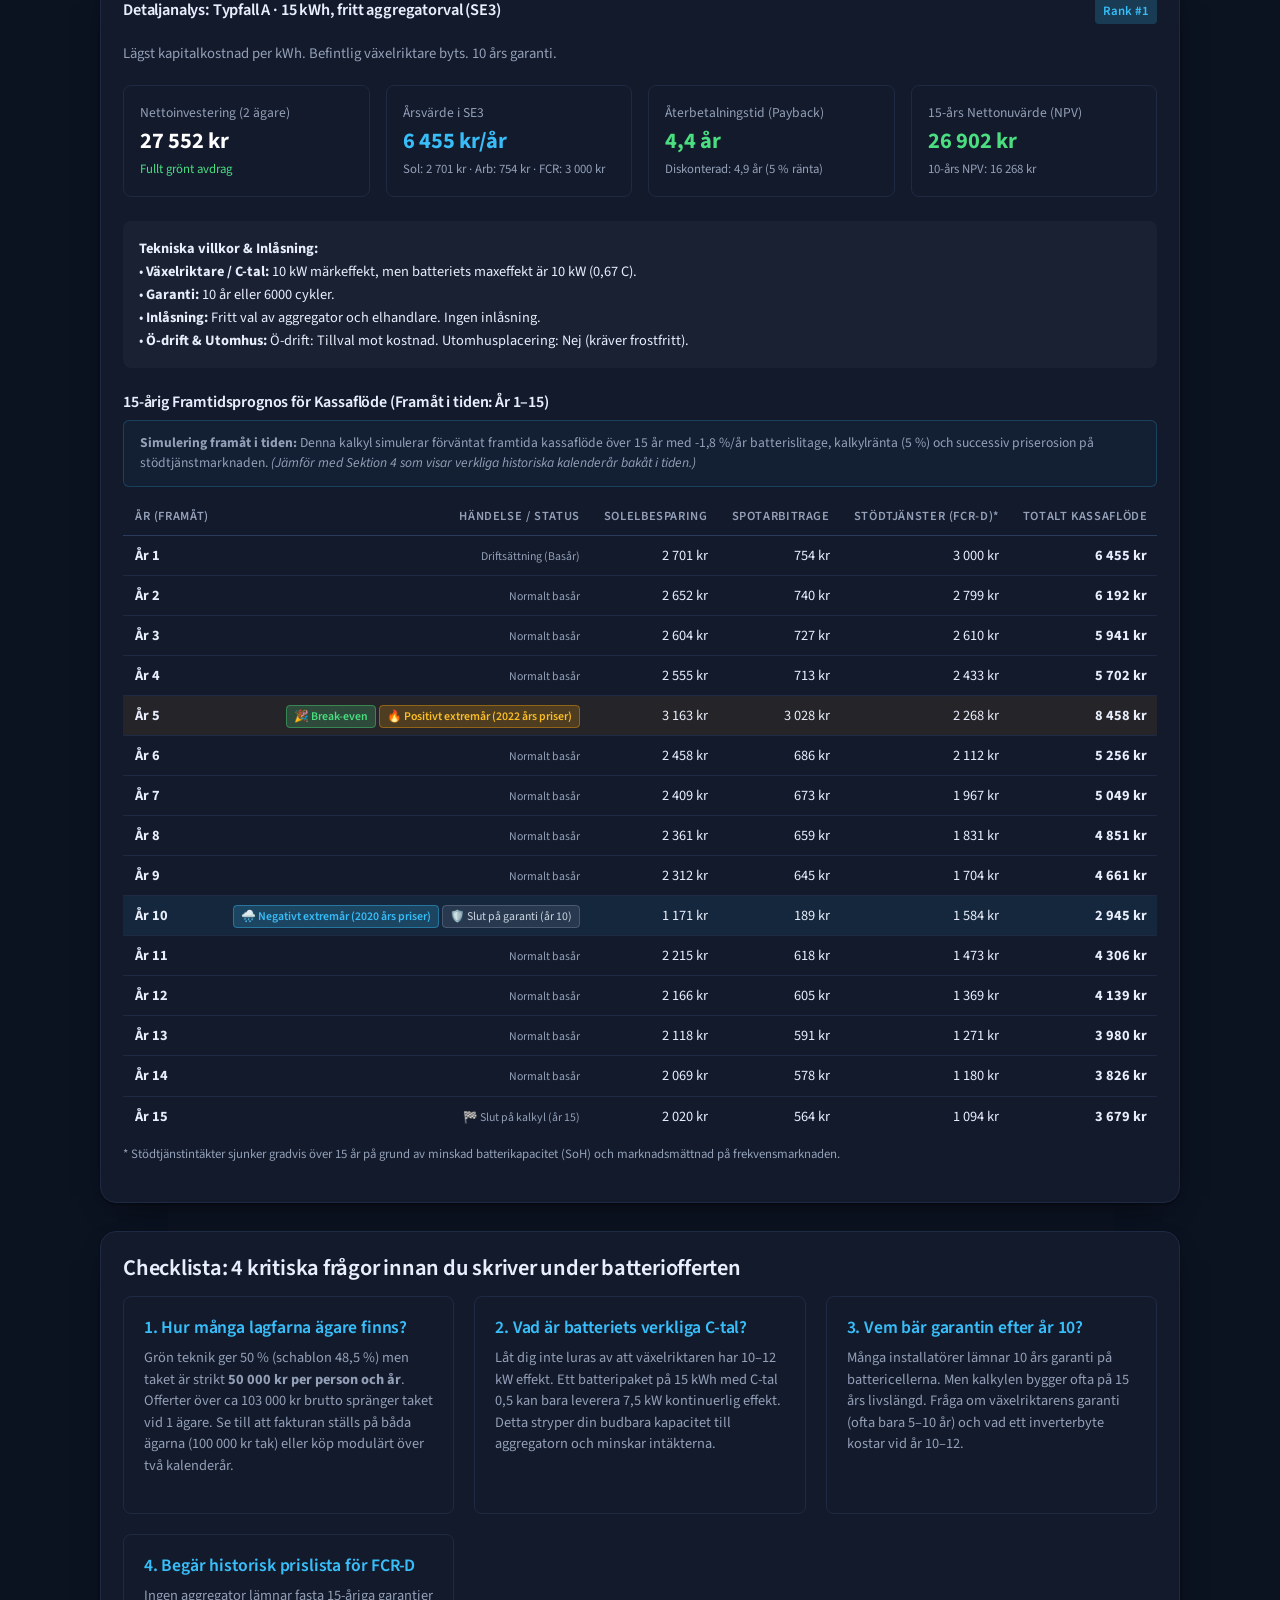
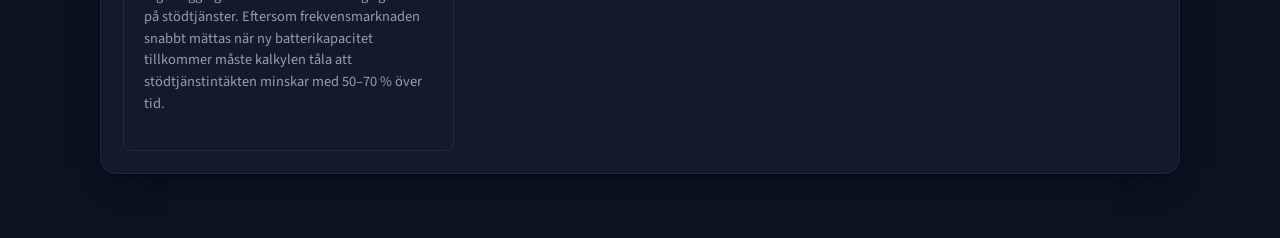
<file: site/batteri-paket.html>
<!doctype html>
<html lang="sv" data-base="">
<head>
<meta charset="utf-8">
<meta name="viewport" content="width=device-width, initial-scale=1">
<title>Typfall & Offertjämförelse — Batterikalkyl & BESS</title>
<meta name="description" content="Sida-vid-sida-jämförelse av sex typfall av hembatteripaket. Simulering av årsvärde, C-tal, inlåsning och 15-årigt kassaflöde.">
<meta name="color-scheme" content="dark">
<link rel="preconnect" href="https://fonts.googleapis.com">
<link rel="preconnect" href="https://fonts.gstatic.com" crossorigin>
<link href="https://fonts.googleapis.com/css2?family=Source+Sans+3:wght@400;500;600;700&family=IBM+Plex+Sans:wght@400;600&family=IBM+Plex+Mono:wght@400&display=swap" rel="stylesheet">
<link rel="stylesheet" href="assets/style.css?v=20261006c">
<style>
  .zone-pills {
    display: flex;
    gap: 8px;
    flex-wrap: wrap;
    margin-bottom: 1.5rem;
  }
  .zone-pill {
    background: rgba(255, 255, 255, 0.05);
    border: 1px solid var(--border);
    color: var(--muted);
    padding: 8px 16px;
    border-radius: 999px;
    font-size: 0.9em;
    font-weight: 600;
    cursor: pointer;
    transition: all 0.15s ease;
  }
  .zone-pill:hover {
    color: var(--text);
    background: rgba(255, 255, 255, 0.1);
  }
  .zone-pill.active {
    background: #38bdf8;
    color: #0b1220;
    border-color: #38bdf8;
    box-shadow: 0 0 14px rgba(56, 189, 248, 0.35);
  }
  .bess-row-selected {
    background: rgba(56, 189, 248, 0.1) !important;
    outline: 1px solid #38bdf8;
  }
  .badge {
    display: inline-block;
    padding: 0.2rem 0.5rem;
    border-radius: 4px;
    font-size: 0.8em;
    font-weight: 600;
  }
</style>
</head>
<body data-page="batteri-paket">

<header class="site-header">
  <div class="wrap">
    <div class="header-top-row">
      <a class="brand" href="batteri.html"><span class="dot" style="background: #38bdf8; box-shadow: 0 0 12px #38bdf8;"></span>Batterikalkyl <small>BESS Investering</small></a>
      <nav class="portal-nav" aria-label="Huvudsystem">
        <a href="index.html" class="portal-tab">
          <span class="portal-tab-icon">⚡</span>
          <span>Spotprisprognos</span>
        </a>
        <a href="batteri.html" class="portal-tab active">
          <span class="portal-tab-icon">🏡</span>
          <span>Hembatteri</span>
        </a>
        <a href="bess-studio.html" class="portal-tab">
          <span class="portal-tab-icon">🏭</span>
          <span>Storskalig BESS</span>
        </a>
      </nav>
    </div>
    <nav class="site-nav">
      <a href="batteri.html">Kalkylator</a>
      <a href="batteri-paket.html" aria-current="page">Paket & Offerter</a>
      <a href="batteri-eror.html">Elmarknadens Epoker</a>
      <a href="batteri-extremar.html">Extremår & Scenarier</a>
      <a href="kontroll.html">Kontroll av siffrorna</a>
    </nav>
  </div>
</header>

<main>
  <div class="wrap stack" id="bess-app">

    <div class="page-head">
      <h1>Typfall & Offertjämförelse</h1>
      <p class="lede">Sida-vid-sida-jämförelse av sex typfall: vanliga upplägg på den svenska marknaden, utan leverantörsnamn. Pris och villkor är exempel och ska ersättas med din egen offert. Simulerade mot det valda elområdets faktiska spotpriser, dygnsspreadar och solförhållanden.</p>
    </div>

    <!-- Val av Elprisområde -->
    <section class="card">
      <div class="section-title">
        <h2>1. Välj Elprisområde</h2>
      </div>
      <p class="sub">Elområdet avgör dygnsspreadar, spotprisvolatilitet och värdet av lagrad solel gentemot nätimport.</p>

      <div class="zone-pills" id="bess-zone-pills">
        <button type="button" class="zone-pill" data-zone="SE1">SE1 · Luleå / Norrbotten</button>
        <button type="button" class="zone-pill" data-zone="SE2">SE2 · Sundsvall / Norra Mellansverige</button>
        <button type="button" class="zone-pill" data-zone="SE3">SE3 · Stockholm / Mellansverige</button>
        <button type="button" class="zone-pill active" data-zone="SE4">SE4 · Malmö / Sydsverige</button>
      </div>

      <div id="bess-zone-info" style="font-size: 0.9em; color: var(--muted); background: rgba(56, 189, 248, 0.05); padding: 0.75rem 1rem; border-radius: 6px; border-left: 3px solid #38bdf8;">
        Laddar elområdesdata…
      </div>
    </section>

    <!-- Din anpassade referens (sparad från kalkylatorn) -->
    <div style="background: rgba(56, 189, 248, 0.05); border: 1px solid rgba(56, 189, 248, 0.25); border-radius: 8px; padding: 1.25rem; margin-bottom: 1.5rem;">
      <div style="display: flex; justify-content: space-between; align-items: center; flex-wrap: wrap; gap: 1rem;">
        <div>
          <div style="font-size: 0.8em; text-transform: uppercase; letter-spacing: 0.05em; color: #38bdf8; font-weight: 700;">Din sparade anläggning som jämförelsereferens (Översta raden i tabellen)</div>
          <div id="bess-active-config-summary" style="font-size: 1.05em; margin-top: 0.35rem;">
            Laddar anläggningskonfiguration…
          </div>
          <div style="font-size: 0.85em; color: var(--muted); margin-top: 0.25rem;">
            Dina inställningar visas som referensrad ("Ditt val") i tabellen så att du kan jämföra typfallen direkt mot din egen anpassade anläggning.
          </div>
        </div>
        <a href="batteri.html" class="btn btn-secondary" style="font-size: 0.85em; padding: 0.5rem 1rem; white-space: nowrap; text-decoration: none;">
          ⚙️ Gå till Kalkylatorn
        </a>
      </div>

      <!-- Snabbjustering av referensanläggning -->
      <details style="margin-top: 0.75rem;">
        <summary style="color: #38bdf8; cursor: pointer; font-size: 0.9em; font-weight: 600;">⚙️ Snabbjustera din referensanläggning direkt här ▼</summary>
        <div style="display: grid; grid-template-columns: repeat(auto-fit, minmax(200px, 1fr)); gap: 1rem; margin-top: 0.75rem; padding: 1rem; background: var(--bg-card); border-radius: 8px; border: 1px solid var(--border);">
          <div>
            <label for="bess-cap-slider" style="font-size: 0.85em; font-weight: 600; display: flex; justify-content: space-between;">
              <span>Batterikapacitet</span>
              <span id="bess-cap-val" style="color: #38bdf8;">15 kWh</span>
            </label>
            <div style="display: flex; gap: 0.5rem; align-items: center; margin-top: 0.25rem;">
              <input type="range" id="bess-cap-slider" min="5" max="80" step="1" value="15" style="flex: 1;">
              <input type="number" id="bess-cap-num" min="5" max="80" step="1" value="15" style="width: 60px; font-size: 0.85em;" class="field">
            </div>
          </div>
          <div>
            <label for="bess-p-slider" style="font-size: 0.85em; font-weight: 600; display: flex; justify-content: space-between;">
              <span>Växelriktareffekt</span>
              <span id="bess-p-val" style="color: #38bdf8;">10 kW</span>
            </label>
            <div style="display: flex; gap: 0.5rem; align-items: center; margin-top: 0.25rem;">
              <input type="range" id="bess-p-slider" min="3" max="40" step="1" value="10" style="flex: 1;">
              <input type="number" id="bess-p-num" min="3" max="40" step="1" value="10" style="width: 60px; font-size: 0.85em;" class="field">
            </div>
          </div>
          <div>
            <label for="bess-load-slider" style="font-size: 0.85em; font-weight: 600; display: flex; justify-content: space-between;">
              <span>Årsförbrukning</span>
              <span id="bess-load-val" style="color: #38bdf8;">8 000 kWh</span>
            </label>
            <div style="display: flex; gap: 0.5rem; align-items: center; margin-top: 0.25rem;">
              <input type="range" id="bess-load-slider" min="3000" max="60000" step="1000" value="8000" style="flex: 1;">
              <input type="number" id="bess-load-num" min="3000" max="60000" step="1000" value="8000" style="width: 75px; font-size: 0.85em;" class="field">
            </div>
          </div>
          <div>
            <label for="bess-pv-slider" style="font-size: 0.85em; font-weight: 600; display: flex; justify-content: space-between;">
              <span>Solceller</span>
              <span id="bess-pv-val" style="color: #38bdf8;">10 kWp</span>
            </label>
            <div style="display: flex; gap: 0.5rem; align-items: center; margin-top: 0.25rem;">
              <input type="range" id="bess-pv-slider" min="0" max="50" step="1" value="10" style="flex: 1;">
              <input type="number" id="bess-pv-num" min="0" max="50" step="1" value="10" style="width: 60px; font-size: 0.85em;" class="field">
            </div>
          </div>
        </div>
      </details>
    </div>

    <!-- Sida vid sida offerttabell för färdiga paket -->
    <section class="card">
      <div class="section-title">
        <h2>2. Sida-vid-sida-jämförelse av typfall</h2>
      </div>
      <p class="sub">Jämförelse av sex typfall simulerade för det valda elområdet. Ändra förutsättningar nedan för att se direkt hur skattereduktion och kassaflöden förändras.</p>

      <!-- Filterkontroller för offerttabellen -->
      <div style="display: flex; gap: 1rem; flex-wrap: wrap; margin-bottom: 1.25rem; align-items: flex-end;">
        <div style="min-width: 200px;">
          <label for="bess-owners" style="display: block; font-size: 0.85em; font-weight: 600; margin-bottom: 0.35rem;">Antal lagfarna ägare (Grönt avdrag):</label>
          <select class="field" id="bess-owners" style="width: 100%;">
            <option value="2" selected>2 ägare (Upp till 100 000 kr avdrag)</option>
            <option value="1">1 ägare (Max 50 000 kr avdrag)</option>
          </select>
        </div>

        <div style="min-width: 220px;">
          <label for="bess-strategy" style="display: block; font-size: 0.85em; font-weight: 600; margin-bottom: 0.35rem;">Driftstrategi:</label>
          <select class="field" id="bess-strategy" style="width: 100%;">
            <option value="mixed" selected>Stödtjänster + Spotarbitrage + Solel</option>
            <option value="energy_only">Enbart Soloptimering & Spotarbitrage</option>
          </select>
        </div>

        <div style="min-width: 240px;">
          <label for="bess-scenario" style="display: block; font-size: 0.85em; font-weight: 600; margin-bottom: 0.35rem;">Framtidsscenario:</label>
          <select class="field" id="bess-scenario" style="width: 100%;">
            <option value="nordic_frequency" selected>Med extremår (Standard)</option>
            <option value="base_only">Konservativt basår (Inga extremår)</option>
            <option value="cannibalization">Marknadskannibalisering (FCR-D prisfall)</option>
          </select>
        </div>
      </div>

      <div style="overflow-x: auto;">
        <table class="data-table" style="width: 100%;">
          <thead>
            <tr>
              <th>Rank</th>
              <th>Typfall &amp; hårdvara</th>
              <th>Kapacitet (Effekt / C-tal)</th>
              <th>Bruttopris</th>
              <th>Nettopris</th>
              <th>Årsvärde</th>
              <th>Återbetalningstid</th>
              <th>Garanti</th>
              <th>Inlåsning</th>
            </tr>
          </thead>
          <tbody id="bess-table-body">
            <tr><td colspan="9" style="text-align: center; padding: 2rem;">Läser in batteridata…</td></tr>
          </tbody>
        </table>
      </div>
    </section>

    <!-- Detaljkort för vald offert -->
    <div id="bess-detail-box"></div>

    <!-- Köpguide: 4 frågor till installatören -->
    <section class="card">
      <div class="section-title">
        <h2>Checklista: 4 kritiska frågor innan du skriver under batteriofferten</h2>
      </div>
      <div style="display: grid; grid-template-columns: repeat(auto-fit, minmax(280px, 1fr)); gap: 1.25rem;">
        <div style="background: var(--bg-card); padding: 1.25rem; border-radius: 8px; border: 1px solid var(--border);">
          <h3 style="color: #38bdf8; margin-top: 0; font-size: 1.1em;">1. Hur många lagfarna ägare finns?</h3>
          <p style="font-size: 0.9em; color: var(--muted); line-height: 1.5;">Grön teknik ger 50 % (schablon 48,5 %) men taket är strikt <strong>50 000 kr per person och år</strong>. Offerter över ca 103 000 kr brutto spränger taket vid 1 ägare. Se till att fakturan ställs på båda ägarna (100 000 kr tak) eller köp modulärt över två kalenderår.</p>
        </div>

        <div style="background: var(--bg-card); padding: 1.25rem; border-radius: 8px; border: 1px solid var(--border);">
          <h3 style="color: #38bdf8; margin-top: 0; font-size: 1.1em;">2. Vad är batteriets verkliga C-tal?</h3>
          <p style="font-size: 0.9em; color: var(--muted); line-height: 1.5;">Låt dig inte luras av att växelriktaren har 10–12 kW effekt. Ett batteripaket på 15 kWh med C-tal 0,5 kan bara leverera 7,5 kW kontinuerlig effekt. Detta stryper din budbara kapacitet till aggregatorn och minskar intäkterna.</p>
        </div>

        <div style="background: var(--bg-card); padding: 1.25rem; border-radius: 8px; border: 1px solid var(--border);">
          <h3 style="color: #38bdf8; margin-top: 0; font-size: 1.1em;">3. Vem bär garantin efter år 10?</h3>
          <p style="font-size: 0.9em; color: var(--muted); line-height: 1.5;">Många installatörer lämnar 10 års garanti på battericellerna. Men kalkylen bygger ofta på 15 års livslängd. Fråga om växelriktarens garanti (ofta bara 5–10 år) och vad ett inverterbyte kostar vid år 10–12.</p>
        </div>

        <div style="background: var(--bg-card); padding: 1.25rem; border-radius: 8px; border: 1px solid var(--border);">
          <h3 style="color: #38bdf8; margin-top: 0; font-size: 1.1em;">4. Begär historisk prislista för FCR-D</h3>
          <p style="font-size: 0.9em; color: var(--muted); line-height: 1.5;">Ingen aggregator lämnar fasta 15-åriga garantier på stödtjänster. Eftersom frekvensmarknaden snabbt mättas när ny batterikapacitet tillkommer måste kalkylen tåla att stödtjänstintäkten minskar med 50–70 % över tid.</p>
        </div>
      </div>
    </section>

  </div>
</main>

<script src="assets/bess-dispatch.js?v=20261008b"></script>
<script src="assets/bess.js?v=20261008b"></script>
</body>
</html>
</file>
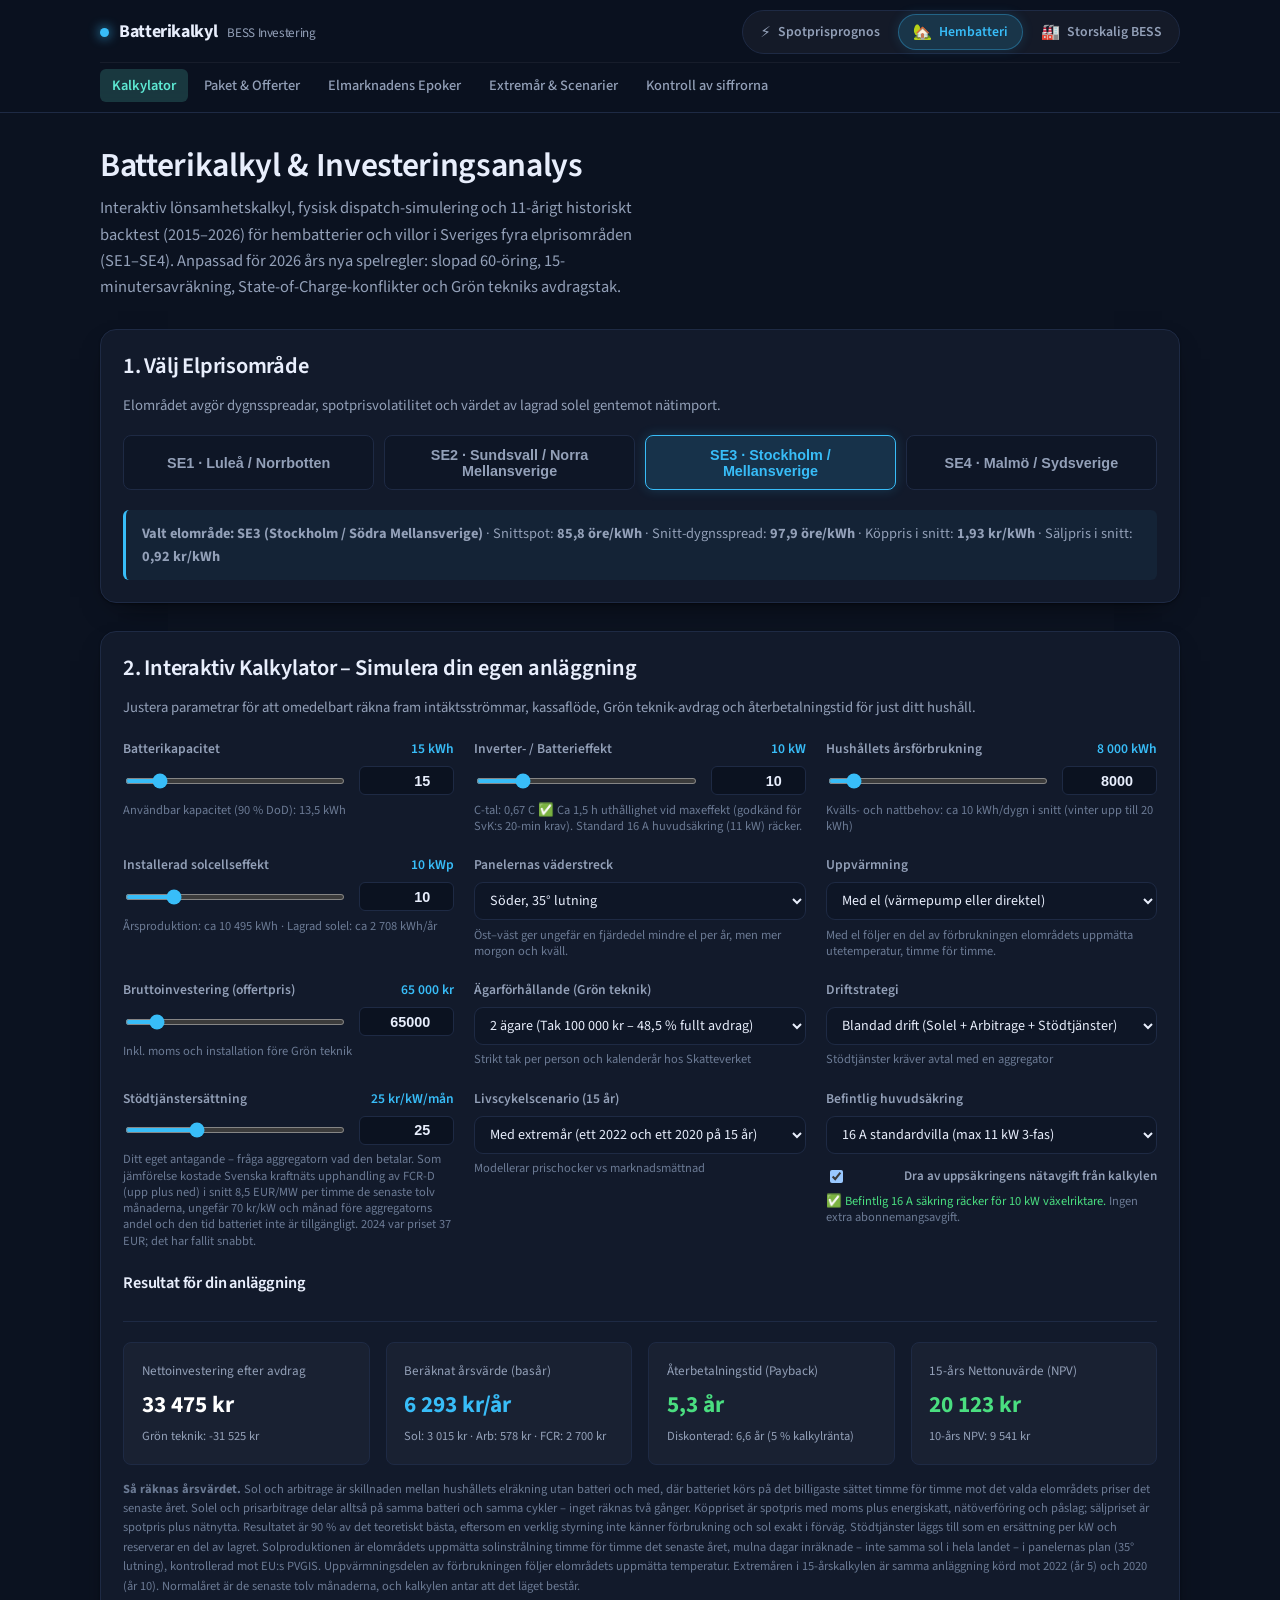
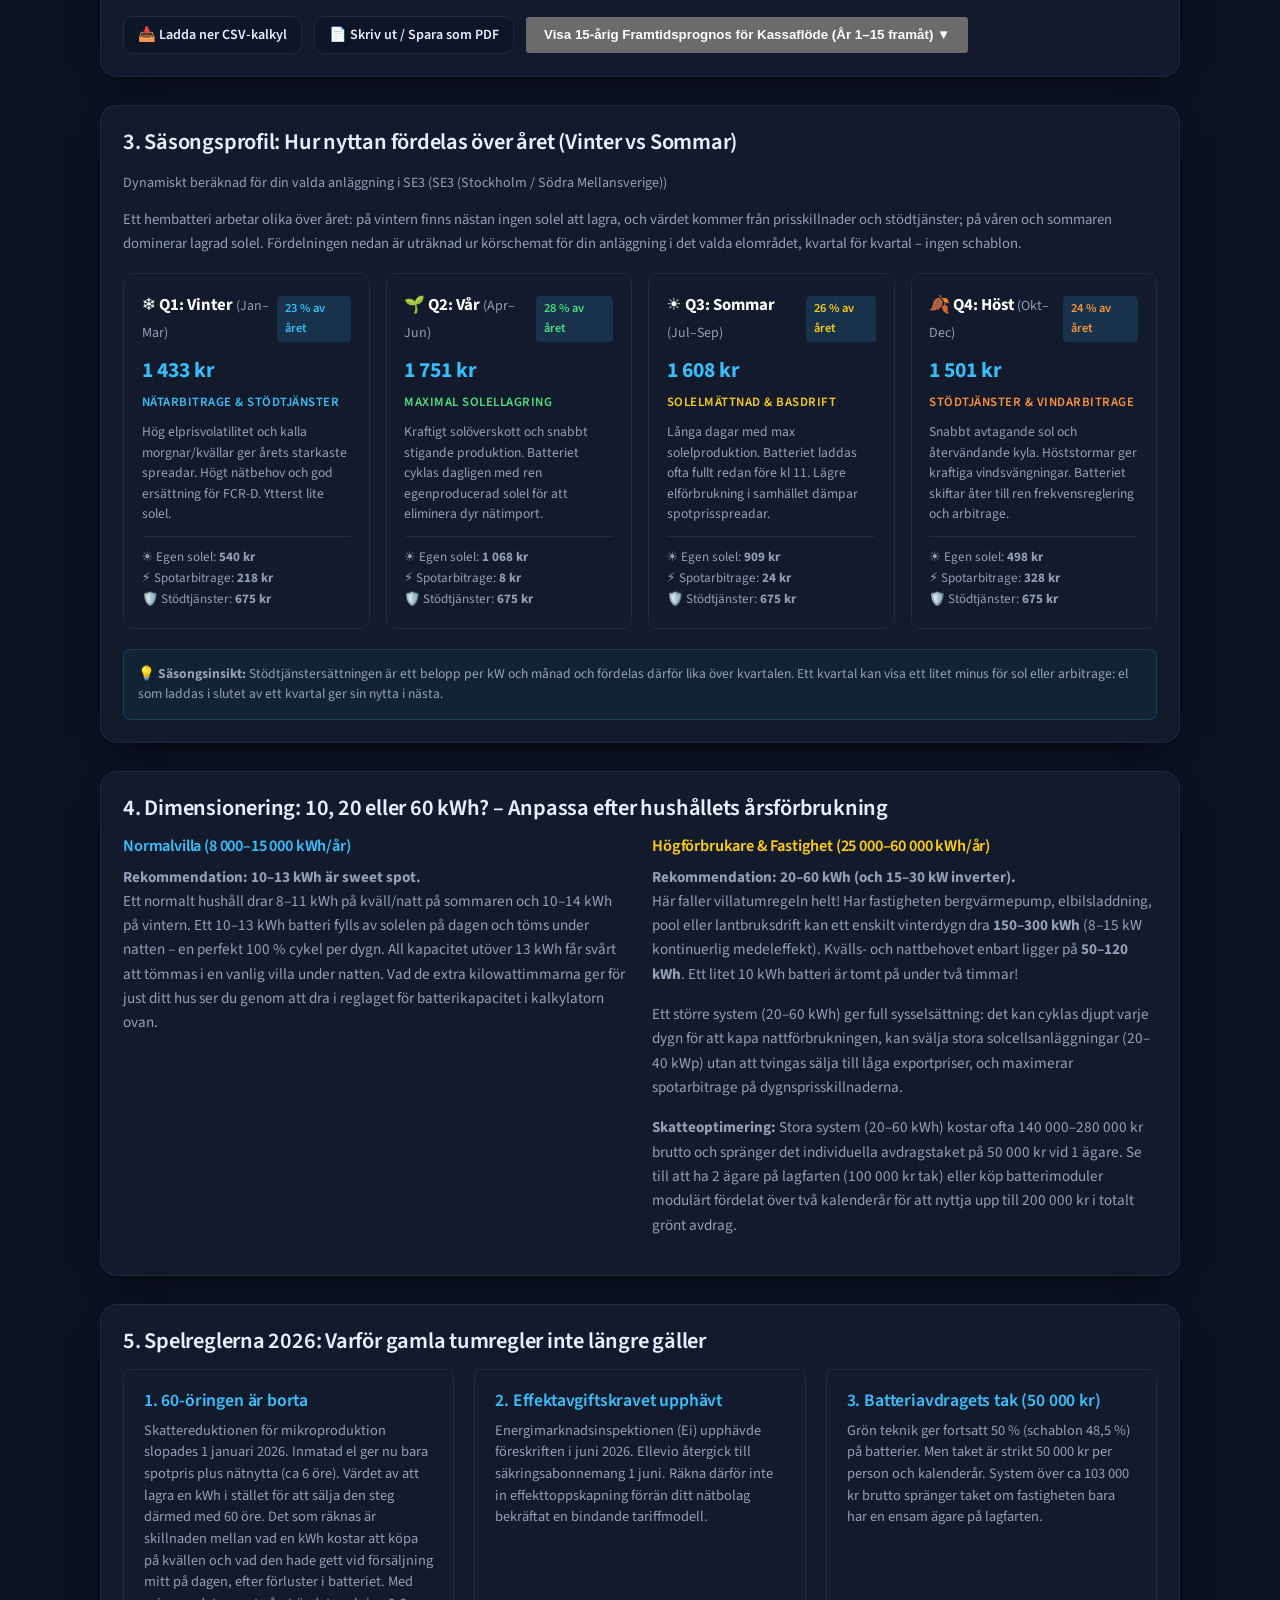
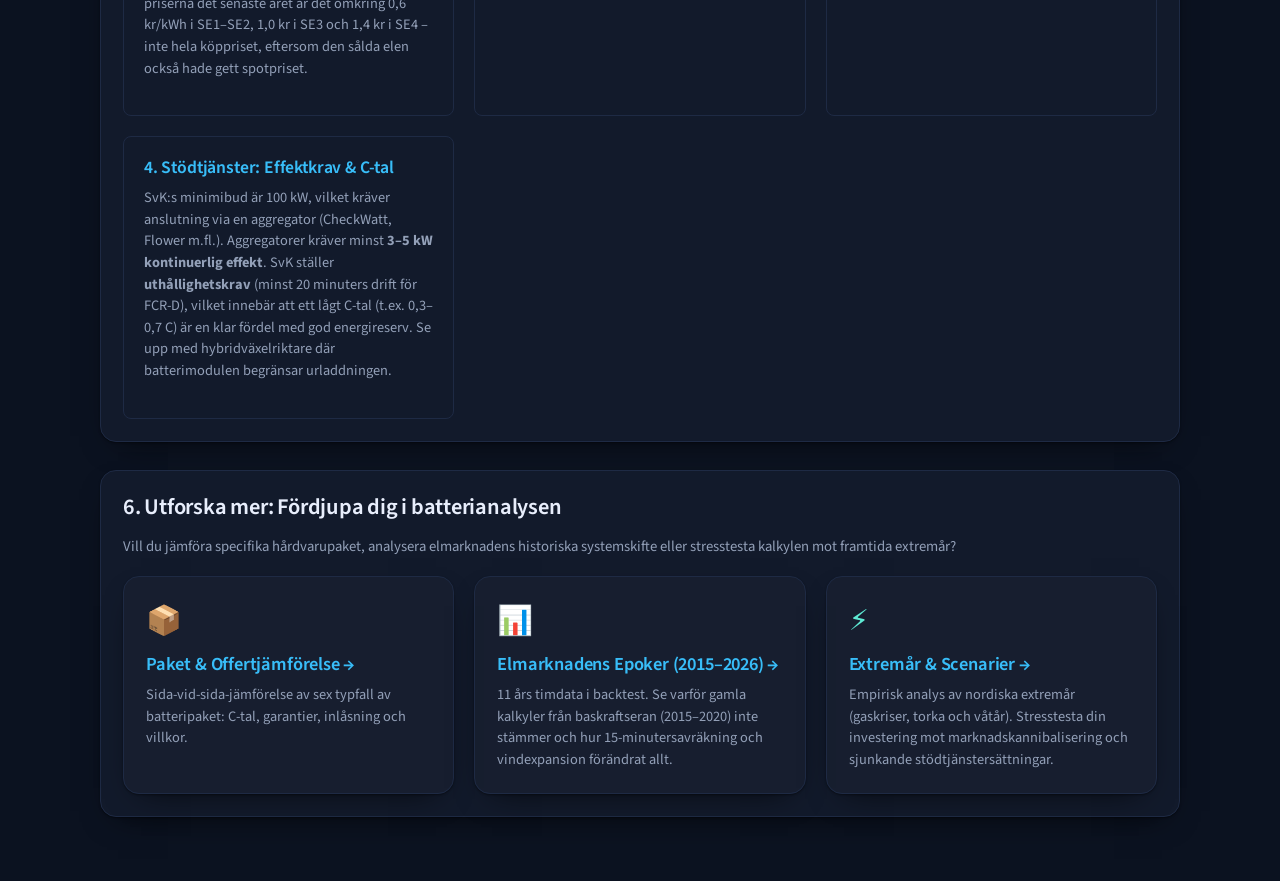
<file: site/batteri.html>
<!doctype html>
<html lang="sv" data-base="">
<head>
<meta charset="utf-8">
<meta name="viewport" content="width=device-width, initial-scale=1">
<title>Batterikalkyl & Investering — Spotprognos</title>
<meta name="description" content="Interaktiv lönsamhetskalkyl, hembatterisimulator, backtest och investeringsanalys för hembatterier och BESS i SE1–SE4.">
<meta name="color-scheme" content="dark">
<link rel="preconnect" href="https://fonts.googleapis.com">
<link rel="preconnect" href="https://fonts.gstatic.com" crossorigin>
<link href="https://fonts.googleapis.com/css2?family=Source+Sans+3:wght@400;500;600;700&family=IBM+Plex+Sans:wght@400;600&family=IBM+Plex+Mono:wght@400&display=swap" rel="stylesheet">
<link rel="stylesheet" href="assets/style.css?v=20261006c">
<style>
  .zone-pills {
    display: flex;
    flex-wrap: wrap;
    gap: 0.6rem;
    margin: 1rem 0 1.25rem 0;
  }
  .zone-pill {
    flex: 1 1 180px;
    padding: 0.65rem 1rem;
    background: var(--bg-soft);
    border: 1px solid var(--border);
    border-radius: 8px;
    color: var(--muted);
    font-weight: 600;
    font-size: 0.9em;
    cursor: pointer;
    text-align: center;
    transition: all 0.15s ease;
  }
  .zone-pill:hover {
    border-color: var(--border-strong);
    color: var(--text);
  }
  .zone-pill.active {
    background: rgba(56, 189, 248, 0.15);
    border-color: #38bdf8;
    color: #38bdf8;
    box-shadow: 0 0 12px rgba(56, 189, 248, 0.2);
  }

  .bess-grid {
    display: grid;
    grid-template-columns: repeat(auto-fit, minmax(260px, 1fr));
    gap: 1.25rem;
    margin-bottom: 1.5rem;
  }
  .bess-control-group {
    display: flex;
    flex-direction: column;
    gap: 0.4rem;
  }
  .bess-control-group label {
    font-size: 0.85em;
    color: var(--muted);
    font-weight: 600;
    display: flex;
    justify-content: space-between;
  }
  .bess-slider-wrap {
    display: flex;
    align-items: center;
    gap: 0.75rem;
  }
  .bess-slider-wrap input[type="range"] {
    flex: 1;
    accent-color: #38bdf8;
    height: 6px;
    background: var(--border);
    border-radius: 3px;
    cursor: pointer;
  }
  .bess-slider-wrap input[type="number"] {
    width: 95px;
    padding: 0.35rem 0.5rem;
    background: var(--bg);
    border: 1px solid var(--border);
    border-radius: 6px;
    color: var(--text);
    font-size: 0.9em;
    font-weight: 600;
    text-align: right;
  }
  .bess-hint {
    font-size: 0.78em;
    color: var(--faint);
    line-height: 1.3;
  }

  .bess-results-summary {
    display: grid;
    grid-template-columns: repeat(auto-fit, minmax(220px, 1fr));
    gap: 1rem;
    margin-top: 1.25rem;
    padding-top: 1.25rem;
    border-top: 1px solid var(--border);
  }
  .bess-result-card {
    background: rgba(255, 255, 255, 0.03);
    padding: 1.1rem;
    border-radius: 8px;
    border: 1px solid var(--border);
  }
  .bess-result-label {
    font-size: 0.82em;
    color: var(--muted);
    margin-bottom: 0.25rem;
  }
  .bess-result-val {
    font-size: 1.45em;
    font-weight: 700;
    color: #fff;
  }
  .bess-result-sub {
    font-size: 0.78em;
    color: var(--muted);
    margin-top: 0.25rem;
  }

  .bess-row-selected {
    background: rgba(56, 189, 248, 0.1) !important;
    outline: 1px solid #38bdf8;
  }
  .badge {
    display: inline-block;
    padding: 0.2rem 0.5rem;
    border-radius: 4px;
    font-size: 0.8em;
    font-weight: 600;
  }
</style>
</head>
<body data-page="batteri">

<header class="site-header">
  <div class="wrap">
    <div class="header-top-row">
      <a class="brand" href="batteri.html"><span class="dot" style="background: #38bdf8; box-shadow: 0 0 12px #38bdf8;"></span>Batterikalkyl <small>BESS Investering</small></a>
      <nav class="portal-nav" aria-label="Huvudsystem">
        <a href="index.html" class="portal-tab">
          <span class="portal-tab-icon">⚡</span>
          <span>Spotprisprognos</span>
        </a>
        <a href="batteri.html" class="portal-tab active">
          <span class="portal-tab-icon">🏡</span>
          <span>Hembatteri</span>
        </a>
        <a href="bess-studio.html" class="portal-tab">
          <span class="portal-tab-icon">🏭</span>
          <span>Storskalig BESS</span>
        </a>
      </nav>
    </div>
    <nav class="site-nav">
      <a href="batteri.html" aria-current="page">Kalkylator</a>
      <a href="batteri-paket.html">Paket & Offerter</a>
      <a href="batteri-eror.html">Elmarknadens Epoker</a>
      <a href="batteri-extremar.html">Extremår & Scenarier</a>
      <a href="kontroll.html">Kontroll av siffrorna</a>
    </nav>
  </div>
</header>

<main>
  <div class="wrap stack" id="bess-app">

    <div class="page-head">
      <h1>Batterikalkyl & Investeringsanalys</h1>
      <p class="lede">Interaktiv lönsamhetskalkyl, fysisk dispatch-simulering och 11-årigt historiskt backtest (2015–2026) för hembatterier och villor i Sveriges fyra elprisområden (SE1–SE4).
        Anpassad för 2026 års nya spelregler: slopad 60-öring, 15-minutersavräkning, State-of-Charge-konflikter och Grön tekniks avdragstak.</p>
    </div>

    <!-- Val av Elprisområde -->
    <section class="card">
      <div class="section-title">
        <h2>1. Välj Elprisområde</h2>
      </div>
      <p class="sub">Elområdet avgör dygnsspreadar, spotprisvolatilitet och värdet av lagrad solel gentemot nätimport.</p>

      <div class="zone-pills" id="bess-zone-pills">
        <button type="button" class="zone-pill" data-zone="SE1">SE1 · Luleå / Norrbotten</button>
        <button type="button" class="zone-pill" data-zone="SE2">SE2 · Sundsvall / Norra Mellansverige</button>
        <button type="button" class="zone-pill" data-zone="SE3">SE3 · Stockholm / Mellansverige</button>
        <button type="button" class="zone-pill active" data-zone="SE4">SE4 · Malmö / Sydsverige</button>
      </div>

      <div id="bess-zone-info" style="font-size: 0.9em; color: var(--muted); background: rgba(56, 189, 248, 0.05); padding: 0.75rem 1rem; border-radius: 6px; border-left: 3px solid #38bdf8;">
        Laddar elområdesdata…
      </div>
    </section>

    <!-- Interaktiva reglage för eget system -->
    <section class="card">
      <div class="section-title">
        <h2>2. Interaktiv Kalkylator – Simulera din egen anläggning</h2>
      </div>
      <p class="sub">Justera parametrar för att omedelbart räkna fram intäktsströmmar, kassaflöde, Grön teknik-avdrag och återbetalningstid för just ditt hushåll.</p>

      <div class="bess-grid">
        <!-- Batterikapacitet -->
        <div class="bess-control-group">
          <label for="bess-cap-slider">
            <span>Batterikapacitet</span>
            <span id="bess-cap-val" style="color: #38bdf8;">15 kWh</span>
          </label>
          <div class="bess-slider-wrap">
            <input type="range" id="bess-cap-slider" min="5" max="80" step="1" value="15">
            <input type="number" id="bess-cap-num" min="5" max="80" step="1" value="15">
          </div>
          <span class="bess-hint" id="bess-cap-hint">Användbar kapacitet (90 % DoD): 13,5 kWh</span>
        </div>

        <!-- Inverter/Batterieffekt -->
        <div class="bess-control-group">
          <label for="bess-p-slider">
            <span>Inverter- / Batterieffekt</span>
            <span id="bess-p-val" style="color: #38bdf8;">10 kW</span>
          </label>
          <div class="bess-slider-wrap">
            <input type="range" id="bess-p-slider" min="3" max="40" step="1" value="10">
            <input type="number" id="bess-p-num" min="3" max="40" step="1" value="10">
          </div>
          <span class="bess-hint" id="bess-c-rate-hint">C-tal: 0,67 C ✅ Hög uthållighet: ca 1,5 timmar vid maxeffekt (godkänd för SvK:s 20-minuterskrav)</span>
        </div>

        <!-- Årlig förbrukning -->
        <div class="bess-control-group">
          <label for="bess-load-slider">
            <span>Hushållets årsförbrukning</span>
            <span id="bess-load-val" style="color: #38bdf8;">8 000 kWh</span>
          </label>
          <div class="bess-slider-wrap">
            <input type="range" id="bess-load-slider" min="3000" max="60000" step="1000" value="8000">
            <input type="number" id="bess-load-num" min="3000" max="60000" step="1000" value="8000">
          </div>
          <span class="bess-hint" id="bess-load-hint">Kvälls- och nattbehov: ca 10 kWh/dygn i snitt (vinter upp till 20–25 kWh)</span>
        </div>

        <!-- Installerad solel -->
        <div class="bess-control-group">
          <label for="bess-pv-slider">
            <span>Installerad solcellseffekt</span>
            <span id="bess-pv-val" style="color: #38bdf8;">10 kWp</span>
          </label>
          <div class="bess-slider-wrap">
            <input type="range" id="bess-pv-slider" min="0" max="50" step="1" value="10">
            <input type="number" id="bess-pv-num" min="0" max="50" step="1" value="10">
          </div>
          <span class="bess-hint" id="bess-pv-hint">Årsproduktion räknas ur elområdets uppmätta sol (sätt 0 vid enbart batteri)</span>
        </div>

        <!-- Panelernas väderstreck -->
        <div class="bess-control-group">
          <label for="bess-orientation"><span>Panelernas väderstreck</span></label>
          <select class="field" id="bess-orientation">
            <option value="south">Söder, 35° lutning</option>
            <option value="eastwest">Öst och väst, hälften på varje sida</option>
          </select>
          <span class="bess-hint">Öst–väst ger ungefär en fjärdedel mindre el per år, men mer morgon och kväll.</span>
        </div>

        <!-- Uppvärmning -->
        <div class="bess-control-group">
          <label for="bess-heating"><span>Uppvärmning</span></label>
          <select class="field" id="bess-heating">
            <option value="electric">Med el (värmepump eller direktel)</option>
            <option value="other">Inte med el (fjärrvärme, ved, pellets)</option>
          </select>
          <span class="bess-hint">Med el följer en del av förbrukningen elområdets uppmätta utetemperatur, timme för timme.</span>
        </div>

        <!-- Bruttoinvestering -->
        <div class="bess-control-group">
          <label for="bess-cost-slider">
            <span>Bruttoinvestering (offertpris)</span>
            <span id="bess-cost-val" style="color: #38bdf8;">65 000 kr</span>
          </label>
          <div class="bess-slider-wrap">
            <input type="range" id="bess-cost-slider" min="20000" max="400000" step="5000" value="65000">
            <input type="number" id="bess-cost-num" min="20000" max="400000" step="5000" value="65000">
          </div>
          <span class="bess-hint" id="bess-cost-hint">Inkl. moms och installation före Grön teknik</span>
        </div>

        <!-- Ägarförhållande -->
        <div class="bess-control-group">
          <label for="bess-owners">
            <span>Ägarförhållande (Grön teknik)</span>
          </label>
          <select class="field" id="bess-owners">
            <option value="2" selected>2 ägare (Tak 100 000 kr – 48,5 % fullt avdrag)</option>
            <option value="1">1 ägare (Tak 50 000 kr – spränger taket över 103k)</option>
          </select>
          <span class="bess-hint">Strikt tak per person och kalenderår hos Skatteverket</span>
        </div>

        <!-- Driftstrategi -->
        <div class="bess-control-group">
          <label for="bess-strategy">
            <span>Driftstrategi</span>
          </label>
          <select class="field" id="bess-strategy">
            <option value="mixed" selected>Blandad drift (Solel + Arbitrage + Stödtjänster)</option>
            <option value="energy_only">Ren energioptimering (Solel + Arbitrage, 0 kr stödtjänster)</option>
          </select>
          <span class="bess-hint">Stödtjänster kräver avtal med en aggregator</span>
        </div>

        <!-- Ersättning för stödtjänster -->
        <div class="bess-control-group" id="bess-fcr-group">
          <label for="bess-fcr-slider">
            <span>Stödtjänstersättning</span>
            <span id="bess-fcr-val" style="color: #38bdf8;">25 kr/kW/mån</span>
          </label>
          <div class="bess-slider-wrap">
            <input type="range" id="bess-fcr-slider" min="0" max="80" step="5" value="25">
            <input type="number" id="bess-fcr-num" min="0" max="80" step="5" value="25">
          </div>
          <span class="bess-hint">Ditt eget antagande – fråga aggregatorn vad den betalar. Som jämförelse kostade Svenska kraftnäts upphandling av FCR-D (upp plus ned) i snitt 8,5 EUR/MW per timme de senaste tolv månaderna, ungefär 70 kr/kW och månad före aggregatorns andel och den tid batteriet inte är tillgängligt. 2024 var priset 37 EUR; det har fallit snabbt.</span>
        </div>

        <!-- Livscykelscenario -->
        <div class="bess-control-group">
          <label for="bess-scenario">
            <span>Livscykelscenario (15 år)</span>
          </label>
          <select class="field" id="bess-scenario">
            <option value="nordic_frequency" selected>Med extremår (ett 2022 och ett 2020 på 15 år)</option>
            <option value="base_only">Utan extremår (varje år som de senaste 12 månaderna)</option>
            <option value="cannibalization">Mättnad & Kannibalisering (12 % årlig erosion i stödtjänster)</option>
          </select>
          <span class="bess-hint">Modellerar prischocker vs marknadsmättnad</span>
        </div>

        <!-- Huvudsäkring & Nätanslutning -->
        <div class="bess-control-group">
          <label for="bess-fuse">
            <span>Befintlig huvudsäkring</span>
          </label>
          <select class="field" id="bess-fuse">
            <option value="16" selected>16 A standardvilla (max 11 kW 3-fas)</option>
            <option value="20">20 A villa (max 14 kW 3-fas)</option>
            <option value="25">25 A storvilla (max 17 kW 3-fas)</option>
            <option value="35">35 A fastighet / gård (max 24 kW 3-fas)</option>
            <option value="50">50 A industri (max 35 kW 3-fas)</option>
            <option value="63">63 A storanslutning (max 44 kW 3-fas)</option>
          </select>
          <div style="margin-top: 0.35rem;">
            <label style="font-size: 0.82em; color: var(--muted); cursor: pointer; display: flex; align-items: center; gap: 0.4rem;">
              <input type="checkbox" id="bess-fuse-deduct" checked>
              Dra av uppsäkringens nätavgift från kalkylen
            </label>
          </div>
          <span class="bess-hint" id="bess-fuse-hint">16 A räcker för vald växelriktare (10 kW). Ingen extra nätavgift.</span>
        </div>
      </div>

      <!-- Kalkylresultat för din anläggning -->
      <div class="section-title" style="margin-top: 1.5rem;">
        <h3>Resultat för din anläggning</h3>
      </div>

      <div class="bess-results-summary">
        <div class="bess-result-card">
          <div class="bess-result-label">Nettoinvestering efter avdrag</div>
          <div class="bess-result-val" id="bess-res-net" style="color: #fff;">— kr</div>
          <div class="bess-result-sub" id="bess-res-deduction">Grön teknik: — kr</div>
        </div>

        <div class="bess-result-card">
          <div class="bess-result-label">Beräknat årsvärde (basår)</div>
          <div class="bess-result-val" id="bess-res-rev" style="color: #38bdf8;">— kr/år</div>
          <div class="bess-result-sub" id="bess-res-rev-split">Sol: — · Arb: — · FCR: —</div>
        </div>

        <div class="bess-result-card">
          <div class="bess-result-label">Återbetalningstid (Payback)</div>
          <div class="bess-result-val" id="bess-res-payback" style="color: #4ade80;">— år</div>
          <div class="bess-result-sub" id="bess-res-payback-disc">Diskonterad: — år (5 % kalkylränta)</div>
        </div>

        <div class="bess-result-card">
          <div class="bess-result-label">15-års Nettonuvärde (NPV)</div>
          <div class="bess-result-val" id="bess-res-npv" style="color: #4ade80;">— kr</div>
          <div class="bess-result-sub" id="bess-res-npv-10">10-års NPV: — kr</div>
        </div>
      </div>

      <!-- Exportera & Fäll ut kassaflöde -->
      <p class="bess-hint" style="margin: 0.9rem 0 0; line-height: 1.55;">
        <strong>Så räknas årsvärdet.</strong> Sol och arbitrage är skillnaden mellan hushållets elräkning utan batteri och med,
        där batteriet körs på det billigaste sättet timme för timme mot det valda elområdets priser det senaste året.
        Solel och prisarbitrage delar alltså på samma batteri och samma cykler – inget räknas två gånger. Köppriset är
        spotpris med moms plus energiskatt, nätöverföring och påslag; säljpriset är spotpris plus nätnytta. Resultatet är
        90 % av det teoretiskt bästa, eftersom en verklig styrning inte känner förbrukning och sol exakt i förväg.
        Stödtjänster läggs till som en ersättning per kW och reserverar en del av lagret.
        Solproduktionen är elområdets uppmätta solinstrålning timme för timme det senaste året, mulna dagar inräknade
        – inte samma sol i hela landet – i panelernas plan (35° lutning), kontrollerad mot EU:s PVGIS.
        Uppvärmningsdelen av förbrukningen följer elområdets uppmätta temperatur. Extremåren i 15-årskalkylen är samma
        anläggning körd mot 2022 (år 5) och 2020 (år 10). Normalåret är de senaste tolv månaderna, och kalkylen antar
        att det läget består.
      </p>
      <div style="display: flex; gap: 0.75rem; flex-wrap: wrap; margin-top: 1.25rem; align-items: center;" class="bess-export-actions">
        <button type="button" class="btn btn-secondary" id="bess-btn-export-csv" style="cursor: pointer;">
          📥 Ladda ner CSV-kalkyl
        </button>
        <button type="button" class="btn btn-secondary" id="bess-btn-print" style="cursor: pointer;">
          📄 Skriv ut / Spara som PDF
        </button>
        <button type="button" class="field" id="bess-custom-toggle-cf" style="cursor: pointer; font-weight: 600; padding: 0.55rem 1rem;">
          Visa 15-årig Framtidsprognos för Kassaflöde (År 1–15 framåt) ▼
        </button>
      </div>

      <div id="bess-custom-cf-box" style="display: none; margin-top: 1rem;">
        <div style="background: rgba(56, 189, 248, 0.05); border: 1px solid rgba(56, 189, 248, 0.25); border-radius: 8px; padding: 1rem; margin-bottom: 1rem; font-size: 0.9em; line-height: 1.5;">
          <strong style="color: #38bdf8;">Framåtblickande investeringskalkyl (Framåt i tiden: År 1–15):</strong><br>
          Denna tabell simulerar hur kassaflödet utvecklas <strong>framåt i tiden</strong> från det år anläggningen köps och installeras. Den tar hänsyn till batteriets fysiska degradering (-1,8 %/år SoH), förväntade framtida extremår/makrochocker, 5 % kalkylränta samt successiv marknadsmättnad på stödtjänster.<br>
          <em>(Detta skiljer sig från Elmarknadens Epoker, som är ett <strong>Historiskt Backtest bakåt i tiden</strong> baserat på faktiska timpriser från verkliga år.)</em>
        </div>

        <div style="overflow-x: auto;">
          <table class="data-table" style="width: 100%; font-size: 0.9em;">
            <thead>
              <tr>
                <th>År (Framåt)</th>
                <th>Händelse / Status</th>
                <th>Solelbesparing</th>
                <th>Spotarbitrage</th>
                <th>Stödtjänster (FCR-D)*</th>
                <th>Totalt kassaflöde</th>
                <th>Kapacitet</th>
                <th>Ackumulerat netto</th>
              </tr>
            </thead>
            <tbody id="bess-custom-cf-body"></tbody>
          </table>
        </div>
        <p style="font-size: 0.8em; color: var(--muted); margin-top: 0.5rem;" id="bess-custom-cf-footnote">
          * Stödtjänstintäkter (FCR-D) är inte konstanta utan minskar över tid på grund av: (1) Batteriets kapacitetsförlust (-1,8 %/år SoH) som minskar godkänd budvolym, och (2) Förväntad marknadsmättnad/priserosion då Svenska kraftnäts begränsade frekvensmarknad (FCR-D upp: omkring 580 MW i Sverige) snabbt fylls när fler batterier installeras i Sverige.
        </p>
      </div>
    </section>

    <!-- 3. Säsongsprofil: Vinter vs Sommar -->
    <section class="card" id="bess-season-section">
      <div class="section-title">
        <h2>3. Säsongsprofil: Hur nyttan fördelas över året (Vinter vs Sommar)</h2>
        <span class="meta">Dynamiskt beräknad för din valda anläggning i <span id="bess-season-zone-name">SE4</span></span>
      </div>
      <p class="sub">
        Ett hembatteri arbetar olika över året: på vintern finns nästan ingen solel att lagra, och värdet kommer från prisskillnader och stödtjänster; på våren och sommaren dominerar lagrad solel. Fördelningen nedan är uträknad ur körschemat för din anläggning i det valda elområdet, kvartal för kvartal – ingen schablon.
      </p>

      <div style="display: grid; grid-template-columns: repeat(auto-fit, minmax(240px, 1fr)); gap: 1rem; margin-top: 1rem;" id="bess-season-cards">
        <!-- Genereras dynamiskt via renderSeasonalProfile() -->
      </div>

      <div style="background: rgba(56, 189, 248, 0.05); border: 1px solid rgba(56, 189, 248, 0.2); border-radius: 8px; padding: 0.9rem; margin-top: 1.25rem; font-size: 0.85em; color: var(--muted); line-height: 1.5;">
        💡 <strong>Säsongsinsikt:</strong> Stödtjänstersättningen är ett belopp per kW och månad och fördelas därför lika över kvartalen. Ett kvartal kan visa ett litet minus för sol eller arbitrage: el som laddas i slutet av ett kvartal ger sin nytta i nästa.</div>
    </section>

    <!-- 4. Dimensioneringsguide: Villa vs Högförbrukare -->
    <section class="card">
      <div class="section-title">
        <h2>4. Dimensionering: 10, 20 eller 60 kWh? – Anpassa efter hushållets årsförbrukning</h2>
      </div>
      <div style="display: grid; grid-template-columns: repeat(auto-fit, minmax(300px, 1fr)); gap: 1.5rem; font-size: 0.95em;">
        <div>
          <h3 style="color: #38bdf8; margin-top: 0;">Normalvilla (8 000–15 000 kWh/år)</h3>
          <p style="color: var(--muted); line-height: 1.6;">
            <strong>Rekommendation: 10–13 kWh är sweet spot.</strong><br>
            Ett normalt hushåll drar 8–11 kWh på kväll/natt på sommaren och 10–14 kWh på vintern.
            Ett 10–13 kWh batteri fylls av solelen på dagen och töms under natten – en perfekt 100 % cykel per dygn.
            All kapacitet utöver 13 kWh får svårt att tömmas i en vanlig villa under natten. Vad de extra kilowattimmarna ger för just ditt hus ser du genom att dra i reglaget för batterikapacitet i kalkylatorn ovan.
          </p>
        </div>

        <div>
          <h3 style="color: #facc15; margin-top: 0;">Högförbrukare & Fastighet (25 000–60 000 kWh/år)</h3>
          <p style="color: var(--muted); line-height: 1.6;">
            <strong>Rekommendation: 20–60 kWh (och 15–30 kW inverter).</strong><br>
            Här faller villatumregeln helt! Har fastigheten bergvärmepump, elbilsladdning, pool eller lantbruksdrift kan ett enskilt vinterdygn dra <strong>150–300 kWh</strong> (8–15 kW kontinuerlig medeleffekt).
            Kvälls- och nattbehovet enbart ligger på <strong>50–120 kWh</strong>. Ett litet 10 kWh batteri är tomt på under två timmar!
          </p>
          <p style="color: var(--muted); line-height: 1.6;">
            Ett större system (20–60 kWh) ger full sysselsättning: det kan cyklas djupt varje dygn för att kapa nattförbrukningen, kan svälja stora solcellsanläggningar (20–40 kWp) utan att tvingas sälja till låga exportpriser, och maximerar spotarbitrage på dygnsprisskillnaderna.
          </p>
          <p style="color: var(--muted); line-height: 1.6;">
            <strong>Skatteoptimering:</strong> Stora system (20–60 kWh) kostar ofta 140 000–280 000 kr brutto och spränger det individuella avdragstaket på 50 000 kr vid 1 ägare. Se till att ha 2 ägare på lagfarten (100 000 kr tak) eller köp batterimoduler modulärt fördelat över två kalenderår för att nyttja upp till 200 000 kr i totalt grönt avdrag.
          </p>
        </div>
      </div>
    </section>

    <!-- Spelreglerna 2026 -->
    <section class="card">
      <div class="section-title">
        <h2>5. Spelreglerna 2026: Varför gamla tumregler inte längre gäller</h2>
      </div>
      <div style="display: grid; grid-template-columns: repeat(auto-fit, minmax(280px, 1fr)); gap: 1.25rem;">
        <div style="background: var(--bg-card); padding: 1.25rem; border-radius: 8px; border: 1px solid var(--border);">
          <h3 style="color: #38bdf8; margin-top: 0; font-size: 1.1em;">1. 60-öringen är borta</h3>
          <p style="font-size: 0.9em; color: var(--muted); line-height: 1.5;">Skattereduktionen för mikroproduktion slopades 1 januari 2026. Inmatad el ger nu bara spotpris plus nätnytta (ca 6 öre). Värdet av att lagra en kWh i stället för att sälja den steg därmed med 60 öre. Det som räknas är skillnaden mellan vad en kWh kostar att köpa på kvällen och vad den hade gett vid försäljning mitt på dagen, efter förluster i batteriet. Med priserna det senaste året är det omkring 0,6 kr/kWh i SE1–SE2, 1,0 kr i SE3 och 1,4 kr i SE4 – inte hela köppriset, eftersom den sålda elen också hade gett spotpriset.</p>
        </div>

        <div style="background: var(--bg-card); padding: 1.25rem; border-radius: 8px; border: 1px solid var(--border);">
          <h3 style="color: #38bdf8; margin-top: 0; font-size: 1.1em;">2. Effektavgiftskravet upphävt</h3>
          <p style="font-size: 0.9em; color: var(--muted); line-height: 1.5;">Energimarknadsinspektionen (Ei) upphävde föreskriften i juni 2026. Ellevio återgick till säkringsabonnemang 1 juni. Räkna därför inte in effekttoppskapning förrän ditt nätbolag bekräftat en bindande tariffmodell.</p>
        </div>

        <div style="background: var(--bg-card); padding: 1.25rem; border-radius: 8px; border: 1px solid var(--border);">
          <h3 style="color: #38bdf8; margin-top: 0; font-size: 1.1em;">3. Batteriavdragets tak (50 000 kr)</h3>
          <p style="font-size: 0.9em; color: var(--muted); line-height: 1.5;">Grön teknik ger fortsatt 50 % (schablon 48,5 %) på batterier. Men taket är strikt 50 000 kr per person och kalenderår. System över ca 103 000 kr brutto spränger taket om fastigheten bara har en ensam ägare på lagfarten.</p>
        </div>

        <div style="background: var(--bg-card); padding: 1.25rem; border-radius: 8px; border: 1px solid var(--border);">
          <h3 style="color: #38bdf8; margin-top: 0; font-size: 1.1em;">4. Stödtjänster: Effektkrav & C-tal</h3>
          <p style="font-size: 0.9em; color: var(--muted); line-height: 1.5;">SvK:s minimibud är 100 kW, vilket kräver anslutning via en aggregator (CheckWatt, Flower m.fl.). Aggregatorer kräver minst <strong>3–5 kW kontinuerlig effekt</strong>. SvK ställer <strong>uthållighetskrav</strong> (minst 20 minuters drift för FCR-D), vilket innebär att ett lågt C-tal (t.ex. 0,3–0,7 C) är en klar fördel med god energireserv. Se upp med hybridväxelriktare där batterimodulen begränsar urladdningen.</p>
        </div>
      </div>
    </section>

    <!-- Fördjupa dig i batterikalkylen (Navigationspuffar) -->
    <section class="card">
      <div class="section-title">
        <h2>6. Utforska mer: Fördjupa dig i batterianalysen</h2>
      </div>
      <p class="sub">Vill du jämföra specifika hårdvarupaket, analysera elmarknadens historiska systemskifte eller stresstesta kalkylen mot framtida extremår?</p>

      <div style="display: grid; grid-template-columns: repeat(auto-fit, minmax(280px, 1fr)); gap: 1.25rem; margin-top: 1rem;">
        <a href="batteri-paket.html" class="card" style="text-decoration: none; border: 1px solid var(--border); transition: border-color 0.2s, transform 0.15s; background: rgba(255, 255, 255, 0.02);">
          <div style="font-size: 1.8rem; margin-bottom: 0.5rem;">📦</div>
          <h3 style="color: #38bdf8; margin: 0 0 0.5rem; font-size: 1.15em;">Paket & Offertjämförelse →</h3>
          <p style="font-size: 0.9em; color: var(--muted); line-height: 1.5; margin: 0;">Sida-vid-sida-jämförelse av sex typfall av batteripaket: C-tal, garantier, inlåsning och villkor.</p>
        </a>

        <a href="batteri-eror.html" class="card" style="text-decoration: none; border: 1px solid var(--border); transition: border-color 0.2s, transform 0.15s; background: rgba(255, 255, 255, 0.02);">
          <div style="font-size: 1.8rem; margin-bottom: 0.5rem;">📊</div>
          <h3 style="color: #38bdf8; margin: 0 0 0.5rem; font-size: 1.15em;">Elmarknadens Epoker (2015–2026) →</h3>
          <p style="font-size: 0.9em; color: var(--muted); line-height: 1.5; margin: 0;">11 års timdata i backtest. Se varför gamla kalkyler från baskraftseran (2015–2020) inte stämmer och hur 15-minutersavräkning och vindexpansion förändrat allt.</p>
        </a>

        <a href="batteri-extremar.html" class="card" style="text-decoration: none; border: 1px solid var(--border); transition: border-color 0.2s, transform 0.15s; background: rgba(255, 255, 255, 0.02);">
          <div style="font-size: 1.8rem; margin-bottom: 0.5rem;">⚡</div>
          <h3 style="color: #38bdf8; margin: 0 0 0.5rem; font-size: 1.15em;">Extremår & Scenarier →</h3>
          <p style="font-size: 0.9em; color: var(--muted); line-height: 1.5; margin: 0;">Empirisk analys av nordiska extremår (gaskriser, torka och våtår). Stresstesta din investering mot marknadskannibalisering och sjunkande stödtjänstersättningar.</p>
        </a>
      </div>
    </section>

  </div>
</main>

<script src="assets/bess-dispatch.js?v=20261008b"></script>
<script src="assets/bess.js?v=20261008b"></script>
</body>
</html>
</file>
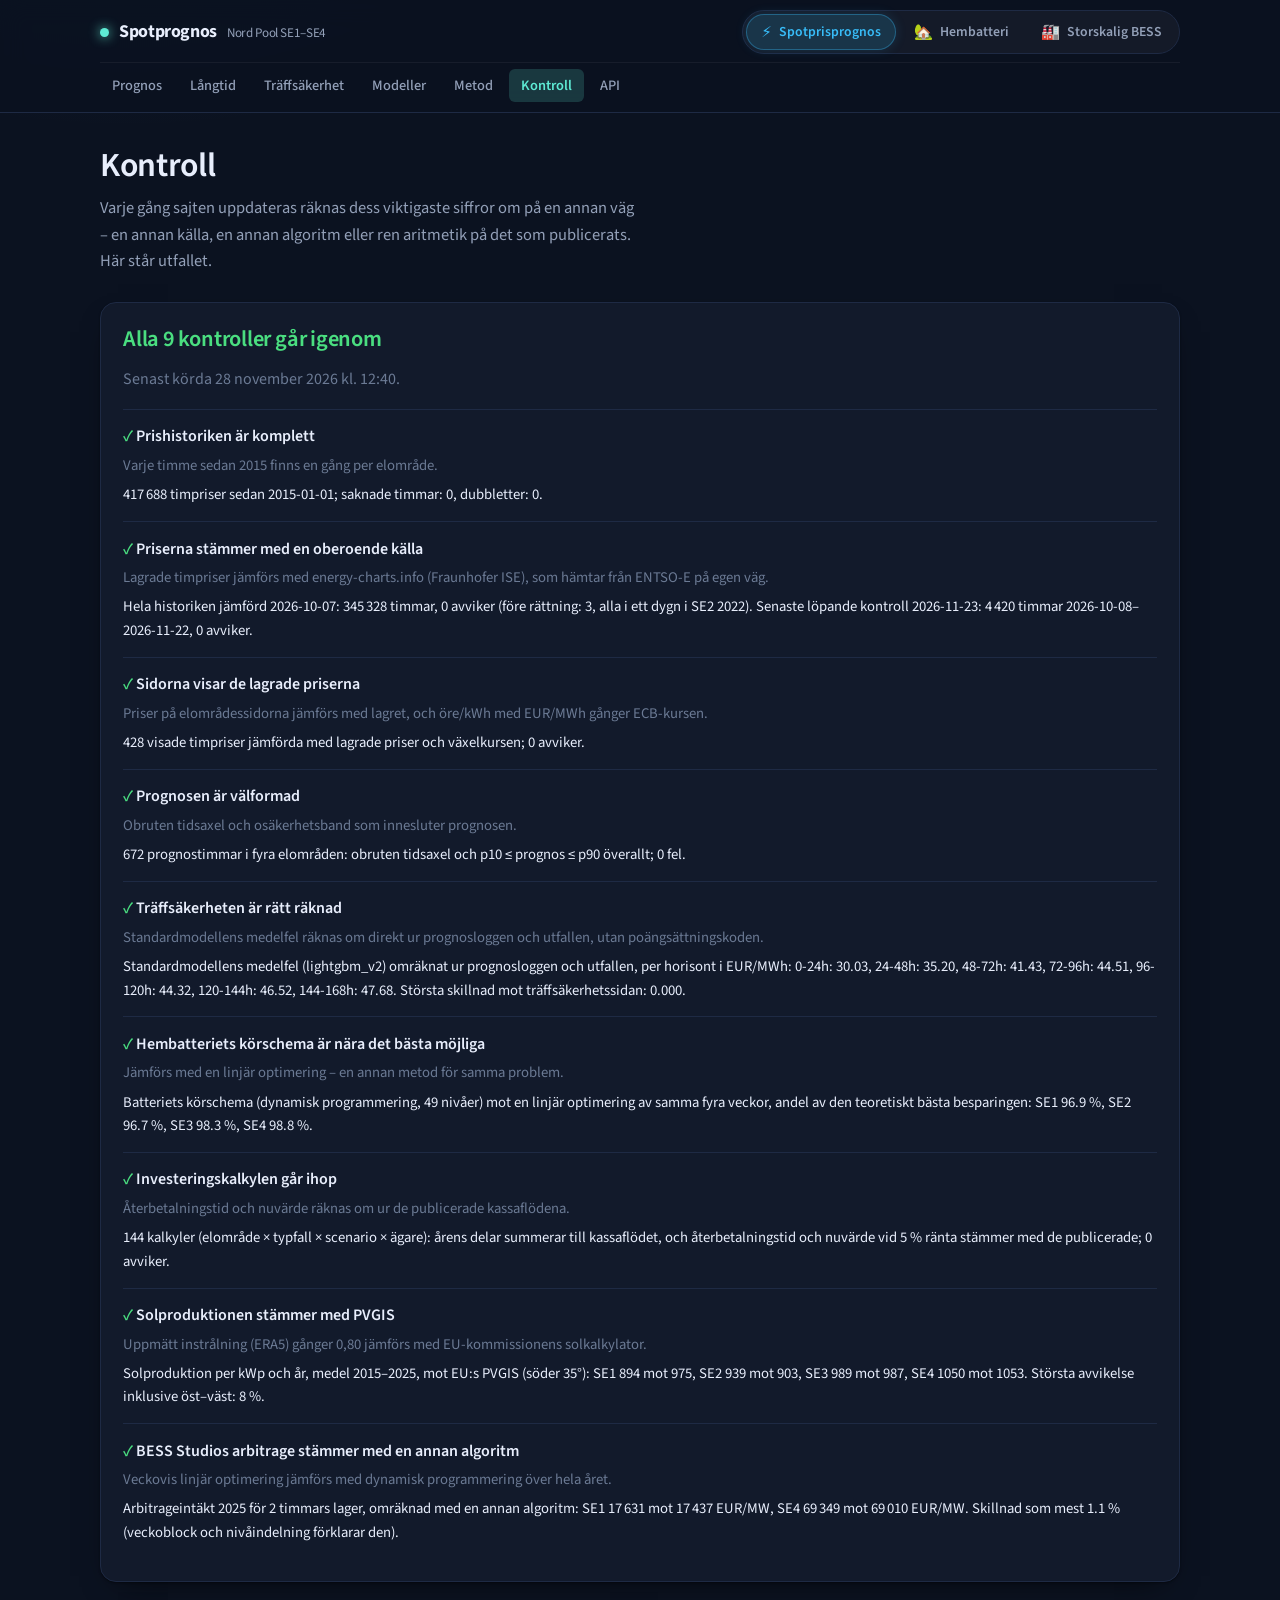
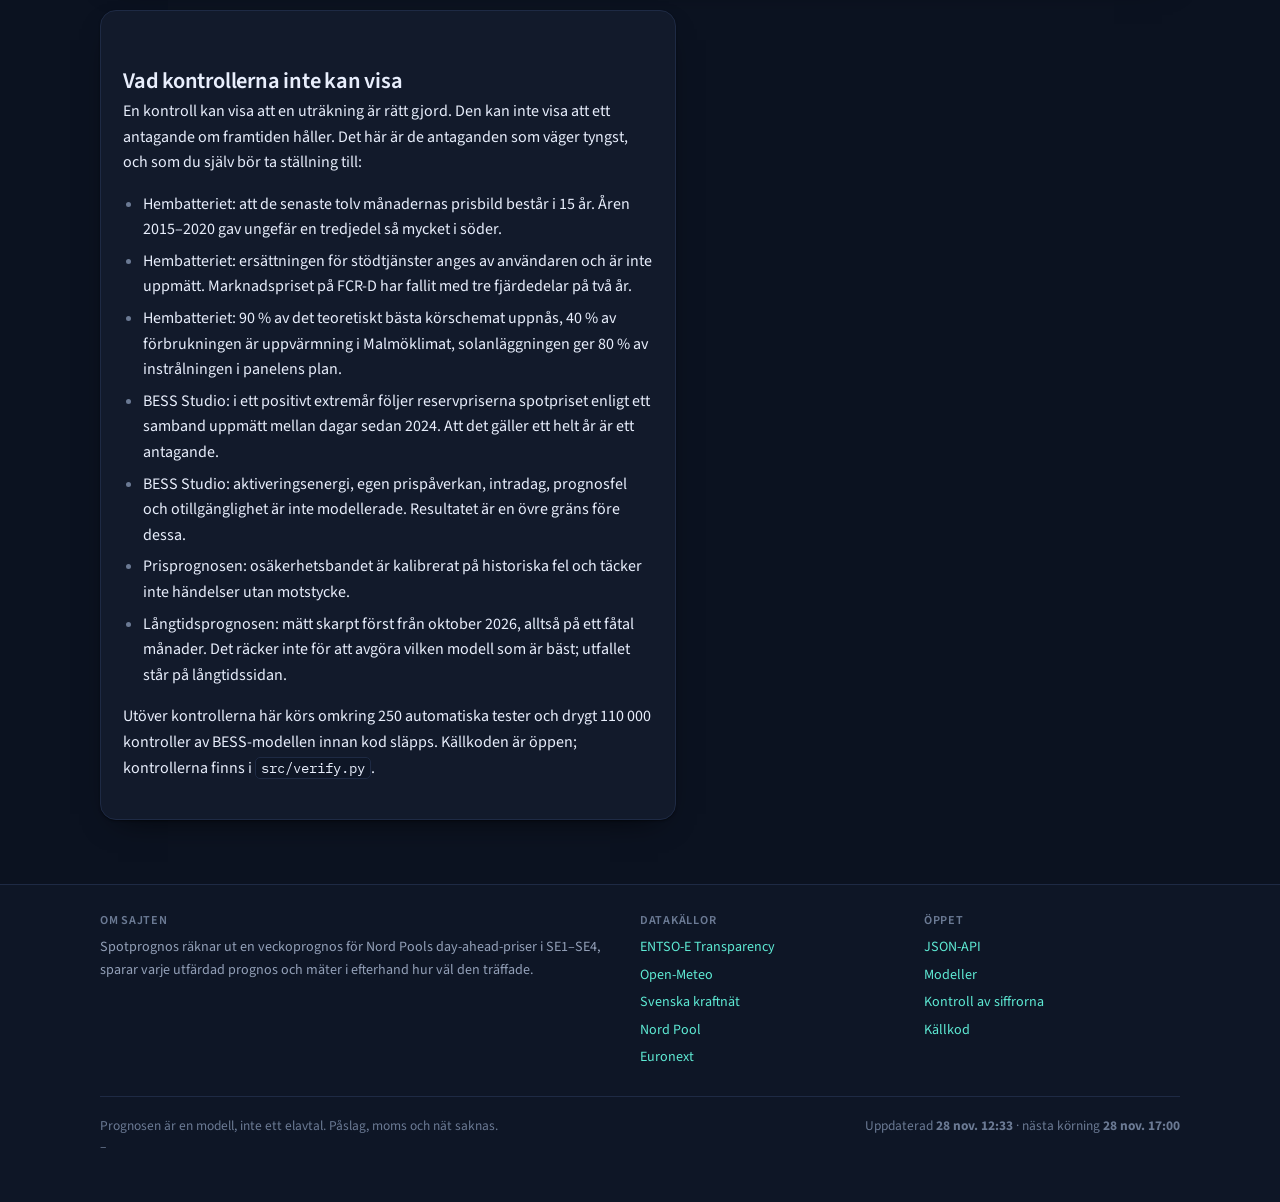
<file: site/kontroll.html>
<!doctype html>
<html lang="sv" data-base="">
<head>
<meta charset="utf-8">
<meta name="viewport" content="width=device-width, initial-scale=1">
<title>Kontroll — Spotprognos</title>
<meta name="description" content="Oberoende kontroller av sajtens siffror: priser, träffsäkerhet och batterikalkyler räknas om på en annan väg, vid varje uppdatering.">
<meta name="color-scheme" content="dark">
<link rel="preconnect" href="https://fonts.googleapis.com">
<link rel="preconnect" href="https://fonts.gstatic.com" crossorigin>
<link href="https://fonts.googleapis.com/css2?family=Source+Sans+3:wght@400;500;600;700&family=IBM+Plex+Sans:wght@400;600&family=IBM+Plex+Mono:wght@400&display=swap" rel="stylesheet">
<link rel="stylesheet" href="assets/style.css?v=20261006c">
</head>
<body data-page="static">

<header class="site-header">
  <div class="wrap">
    <div class="header-top-row">
      <a class="brand" href="index.html"><span class="dot"></span>Spotprognos <small>Nord Pool SE1–SE4</small></a>
      <nav class="portal-nav" aria-label="Huvudsystem">
        <a href="index.html" class="portal-tab active">
          <span class="portal-tab-icon">⚡</span>
          <span>Spotprisprognos</span>
        </a>
        <a href="batteri.html" class="portal-tab">
          <span class="portal-tab-icon">🏡</span>
          <span>Hembatteri</span>
        </a>
        <a href="bess-studio.html" class="portal-tab">
          <span class="portal-tab-icon">🏭</span>
          <span>Storskalig BESS</span>
        </a>
      </nav>
    </div>
    <nav class="site-nav">
      <a href="index.html">Prognos</a>
      <a href="langtid.html">Långtid</a>
      <a href="traffsakerhet.html">Träffsäkerhet</a>
      <a href="modeller.html">Modeller</a>
      <a href="metod.html">Metod</a>
      <a href="kontroll.html" aria-current="page">Kontroll</a>
      <a href="api.html">API</a>
    </nav>
  </div>
</header>

<main>
  <div class="wrap stack">

    <div class="page-head">
      <h1>Kontroll</h1>
      <p class="lede">Varje gång sajten uppdateras räknas dess viktigaste siffror om på en annan väg –
        en annan källa, en annan algoritm eller ren aritmetik på det som publicerats. Här står utfallet.</p>
    </div>

    <section class="card">
      <div class="section-title"><h2 id="verify-summary">Kontrollerna laddas …</h2></div>
      <p class="muted" id="verify-when"></p>
      <div id="verify-checks"></div>
    </section>

    <section class="card prose">
      <h2>Vad kontrollerna inte kan visa</h2>
      <p>En kontroll kan visa att en uträkning är rätt gjord. Den kan inte visa att ett antagande om framtiden håller.
        Det här är de antaganden som väger tyngst, och som du själv bör ta ställning till:</p>
      <ul id="verify-assumptions"></ul>
      <p>Utöver kontrollerna här körs omkring 250 automatiska tester och drygt 110 000 kontroller av
        BESS-modellen innan kod släpps. Källkoden är öppen; kontrollerna finns i <code>src/verify.py</code>.</p>
    </section>

  </div>
</main>

<footer class="site-footer">
  <div class="wrap">
    <div class="cols">
      <div>
        <h4>Om sajten</h4>
        <p>Spotprognos räknar ut en veckoprognos för Nord Pools day-ahead-priser i SE1–SE4,
           sparar varje utfärdad prognos och mäter i efterhand hur väl den träffade.</p>
      </div>
      <div>
        <h4>Datakällor</h4>
        <ul>
          <li><a href="https://transparency.entsoe.eu/">ENTSO-E Transparency</a></li>
          <li><a href="https://open-meteo.com/">Open-Meteo</a></li>
          <li><a href="https://www.svk.se/">Svenska kraftnät</a></li>
          <li><a href="https://www.nordpoolgroup.com/">Nord Pool</a></li>
          <li><a href="https://live.euronext.com/en/products/commodities/power-derivatives">Euronext</a></li>
        </ul>
      </div>
      <div>
        <h4>Öppet</h4>
        <ul>
          <li><a href="api.html">JSON-API</a></li>
          <li><a href="modeller.html">Modeller</a></li>
          <li><a href="kontroll.html">Kontroll av siffrorna</a></li>
          <li><a href="#" data-repo-url>Källkod</a></li>
        </ul>
      </div>
    </div>
    <div class="disclaimer">
      <span>Prognosen är en modell, inte ett elavtal. Påslag, moms och nät saknas.<br><span class="muted" data-fx>–</span></span>
      <span>Uppdaterad <b data-updated>–</b> · nästa körning <b data-next-update>–</b></span>
    </div>
  </div>
</footer>

<script src="assets/app.js?v=20261006c" defer></script>
<script>
(function () {
  var esc = function (s) { return String(s).replace(/[&<>]/g, function (c) { return { "&": "&amp;", "<": "&lt;", ">": "&gt;" }[c]; }); };
  fetch("data/verification.json?t=" + Date.now()).then(function (r) { if (!r.ok) throw new Error(r.status); return r.json(); }).then(function (v) {
    var failed = v.total - v.passed;
    var head = document.getElementById("verify-summary");
    head.textContent = failed === 0 ? "Alla " + v.total + " kontroller går igenom" : failed + " av " + v.total + " kontroller går inte igenom";
    head.style.color = failed === 0 ? "#4ade80" : "#f87171";
    document.getElementById("verify-when").textContent = "Senast körda " + new Date(v.generated_at).toLocaleString("sv-SE", { dateStyle: "long", timeStyle: "short" }) + ".";
    document.getElementById("verify-checks").innerHTML = v.checks.map(function (c) {
      return '<div style="border-top:1px solid var(--border); padding:0.9rem 0;">' +
        '<div style="font-weight:600;"><span style="color:' + (c.ok ? "#4ade80" : "#f87171") + ';">' + (c.ok ? "✓" : "✗") + "</span> " + esc(c.title) + "</div>" +
        '<div class="muted" style="font-size:0.92em; margin-top:0.25rem;">' + esc(c.method) + "</div>" +
        '<div style="font-size:0.92em; margin-top:0.35rem; overflow-wrap:anywhere;">' + esc(c.detail) + "</div></div>";
    }).join("");
    document.getElementById("verify-assumptions").innerHTML = v.assumptions.map(function (a) { return "<li>" + esc(a) + "</li>"; }).join("");
  }).catch(function () {
    document.getElementById("verify-summary").textContent = "Kontrollresultatet kunde inte läsas";
  });
})();
</script>
</body>
</html>
</file>
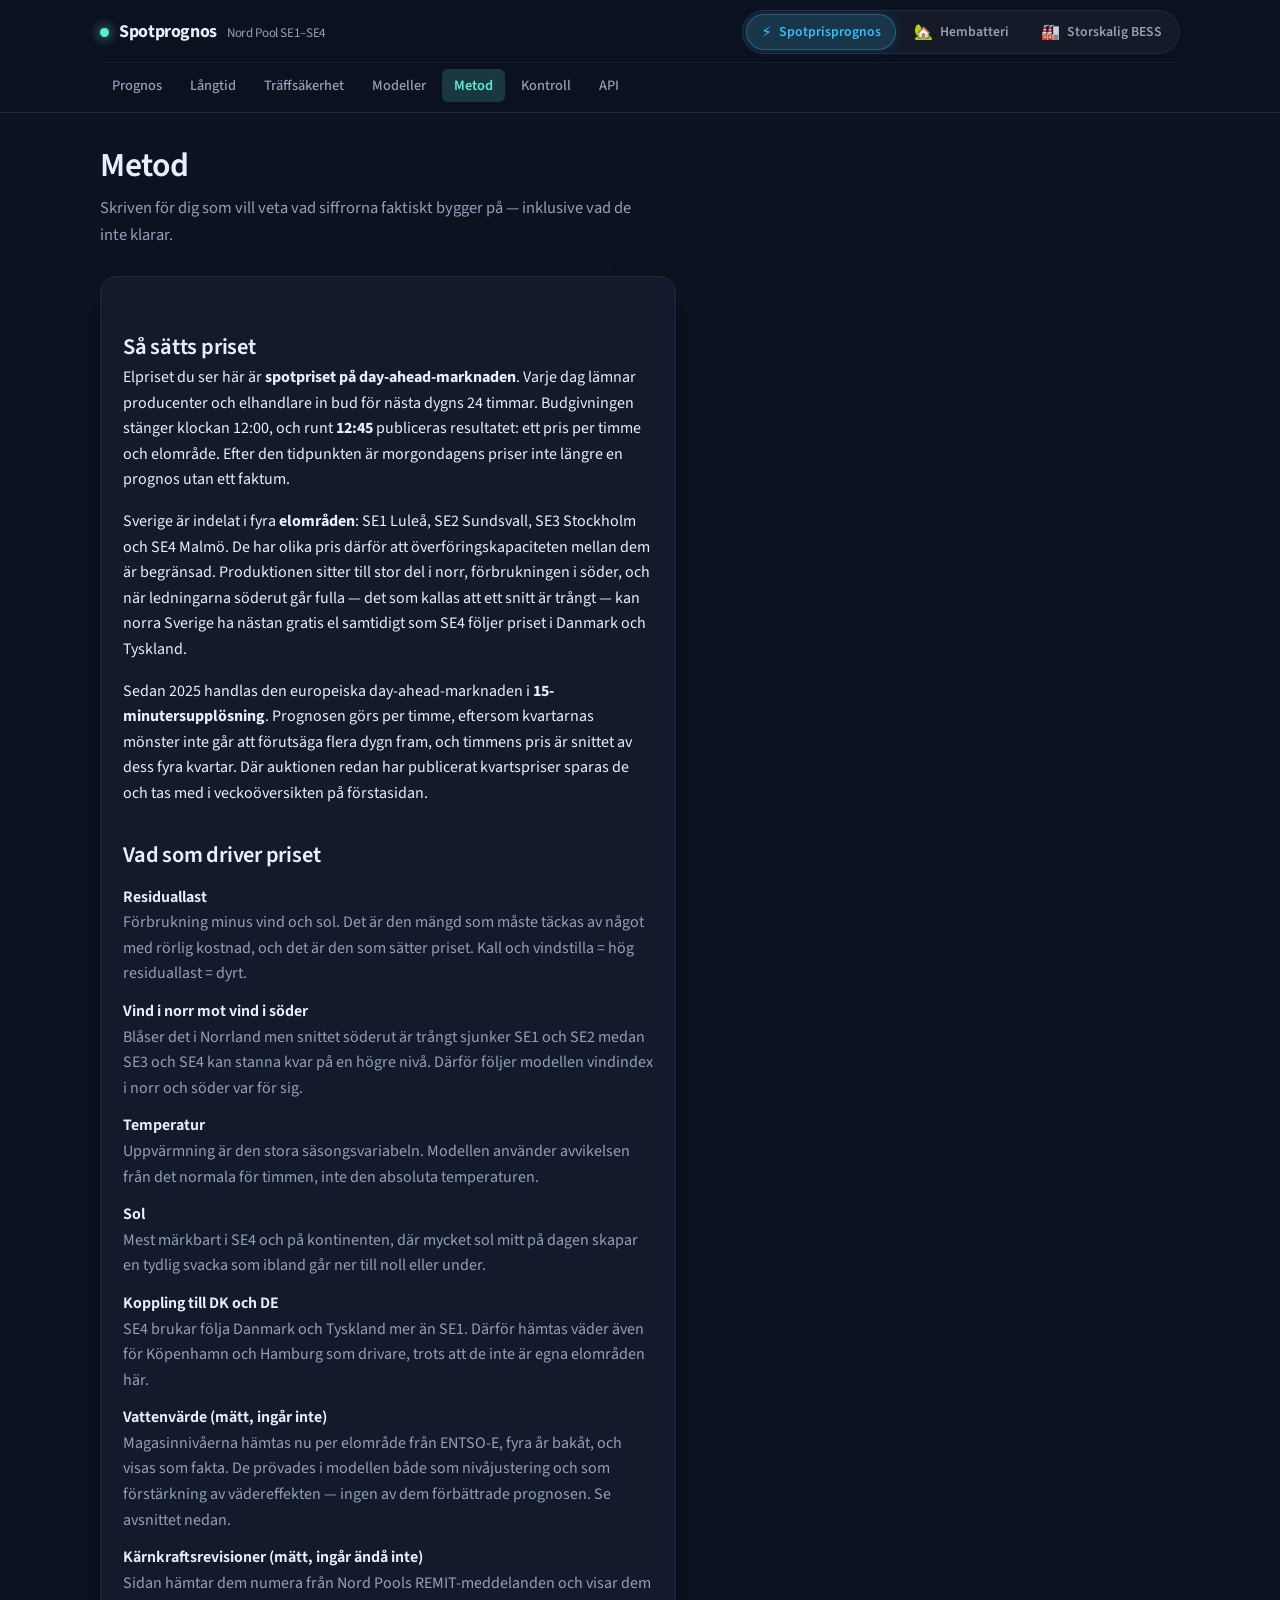
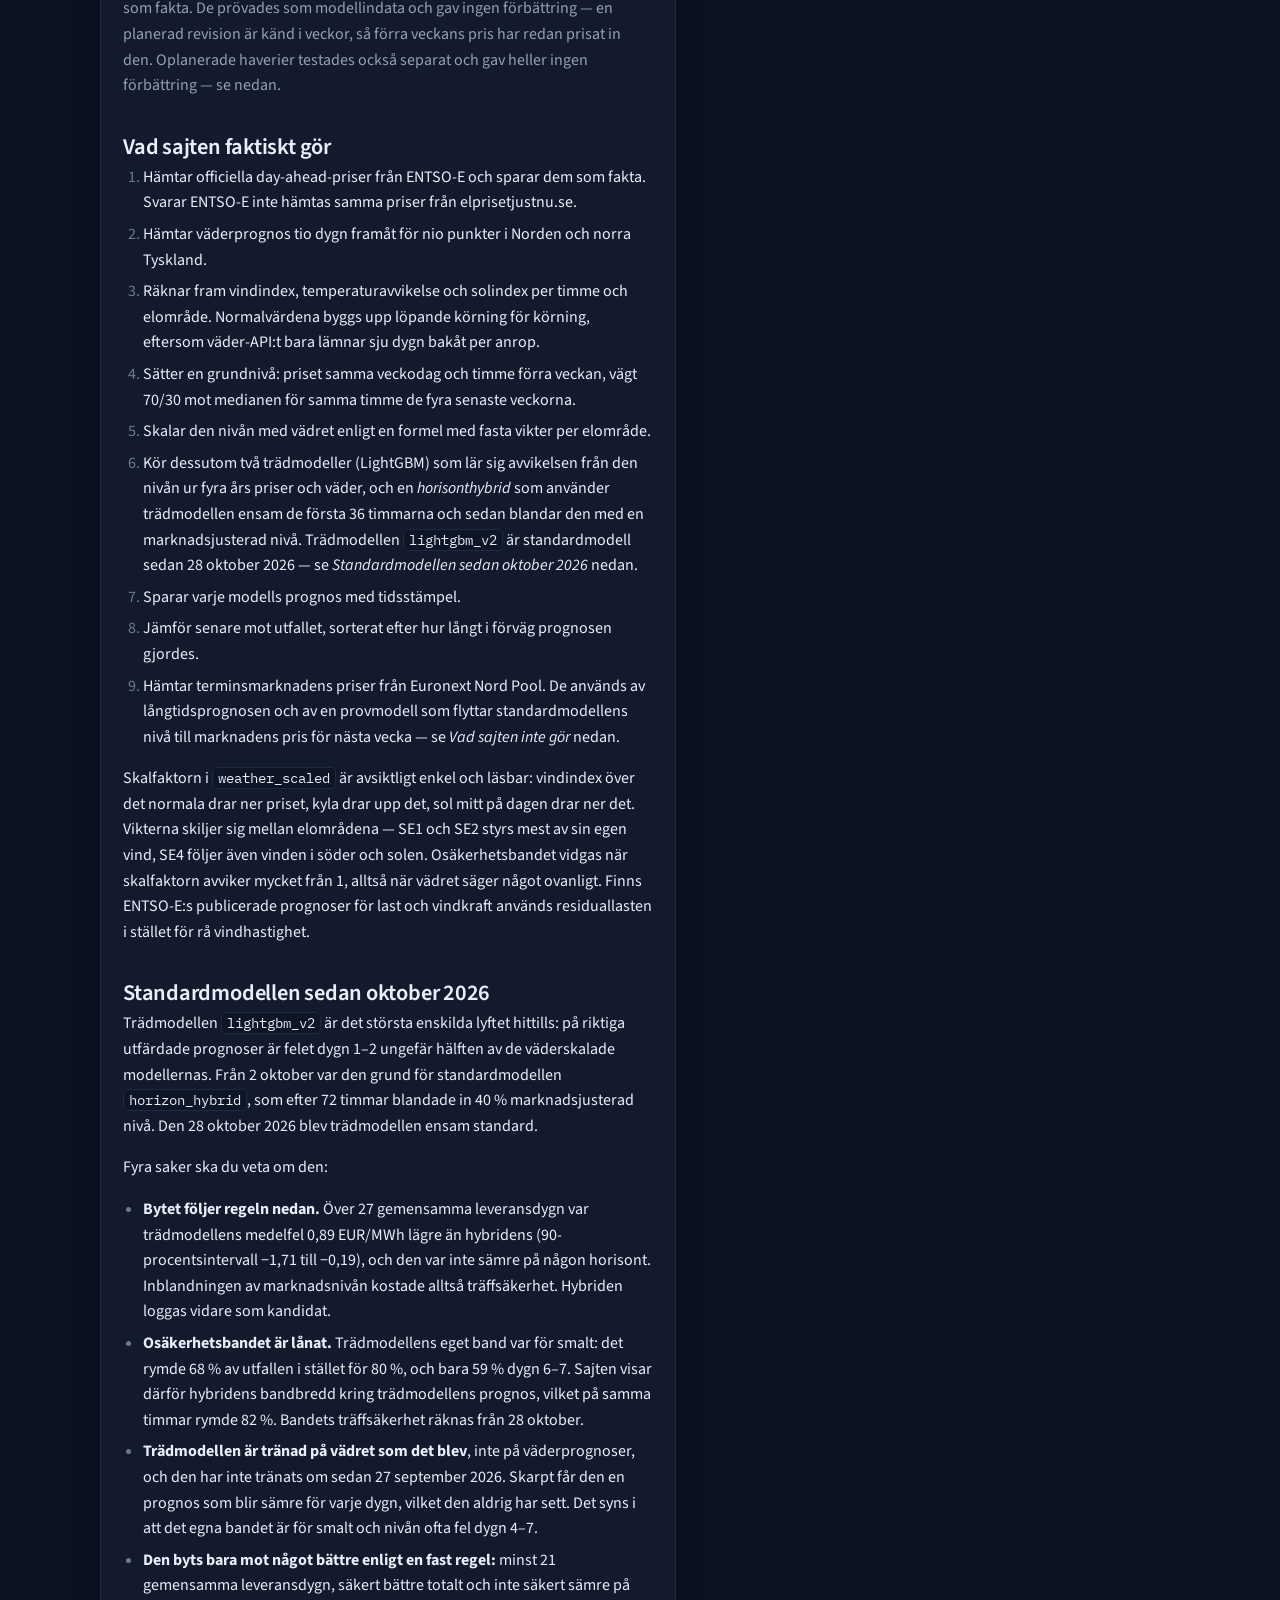
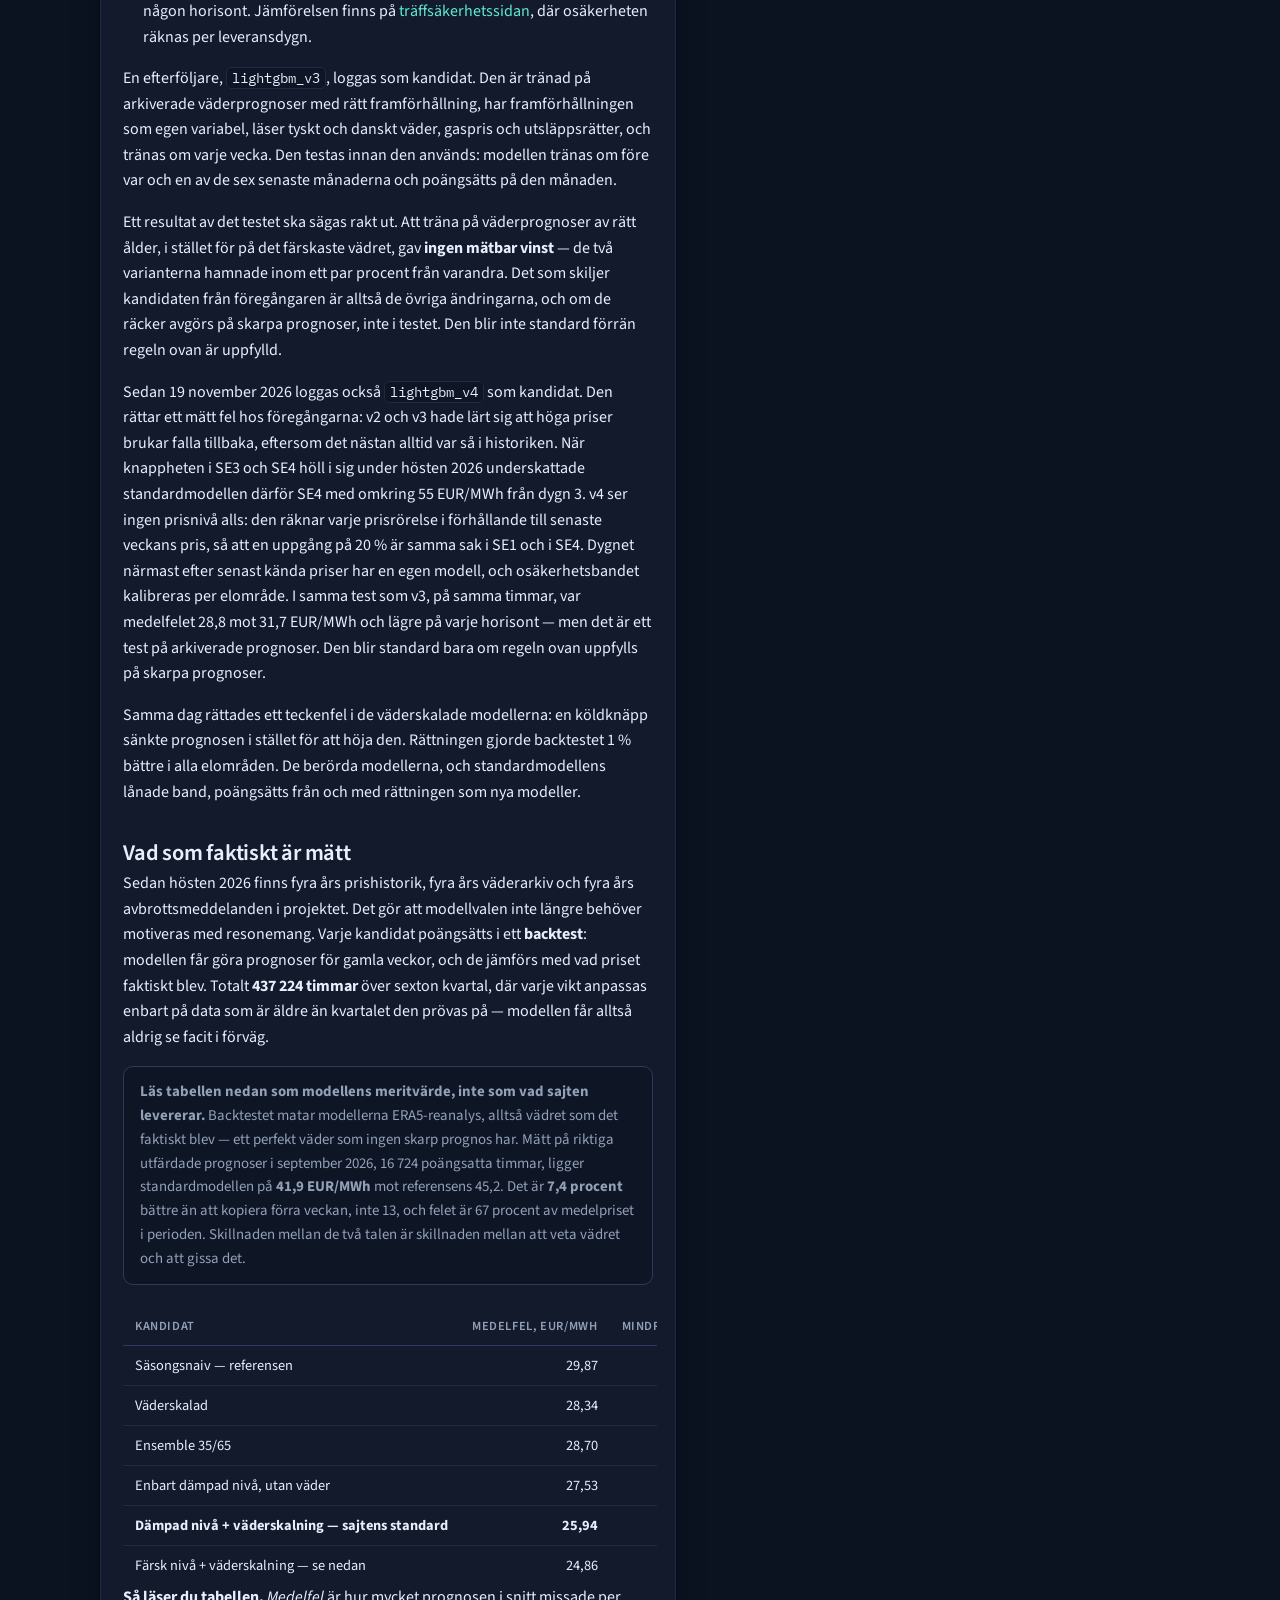
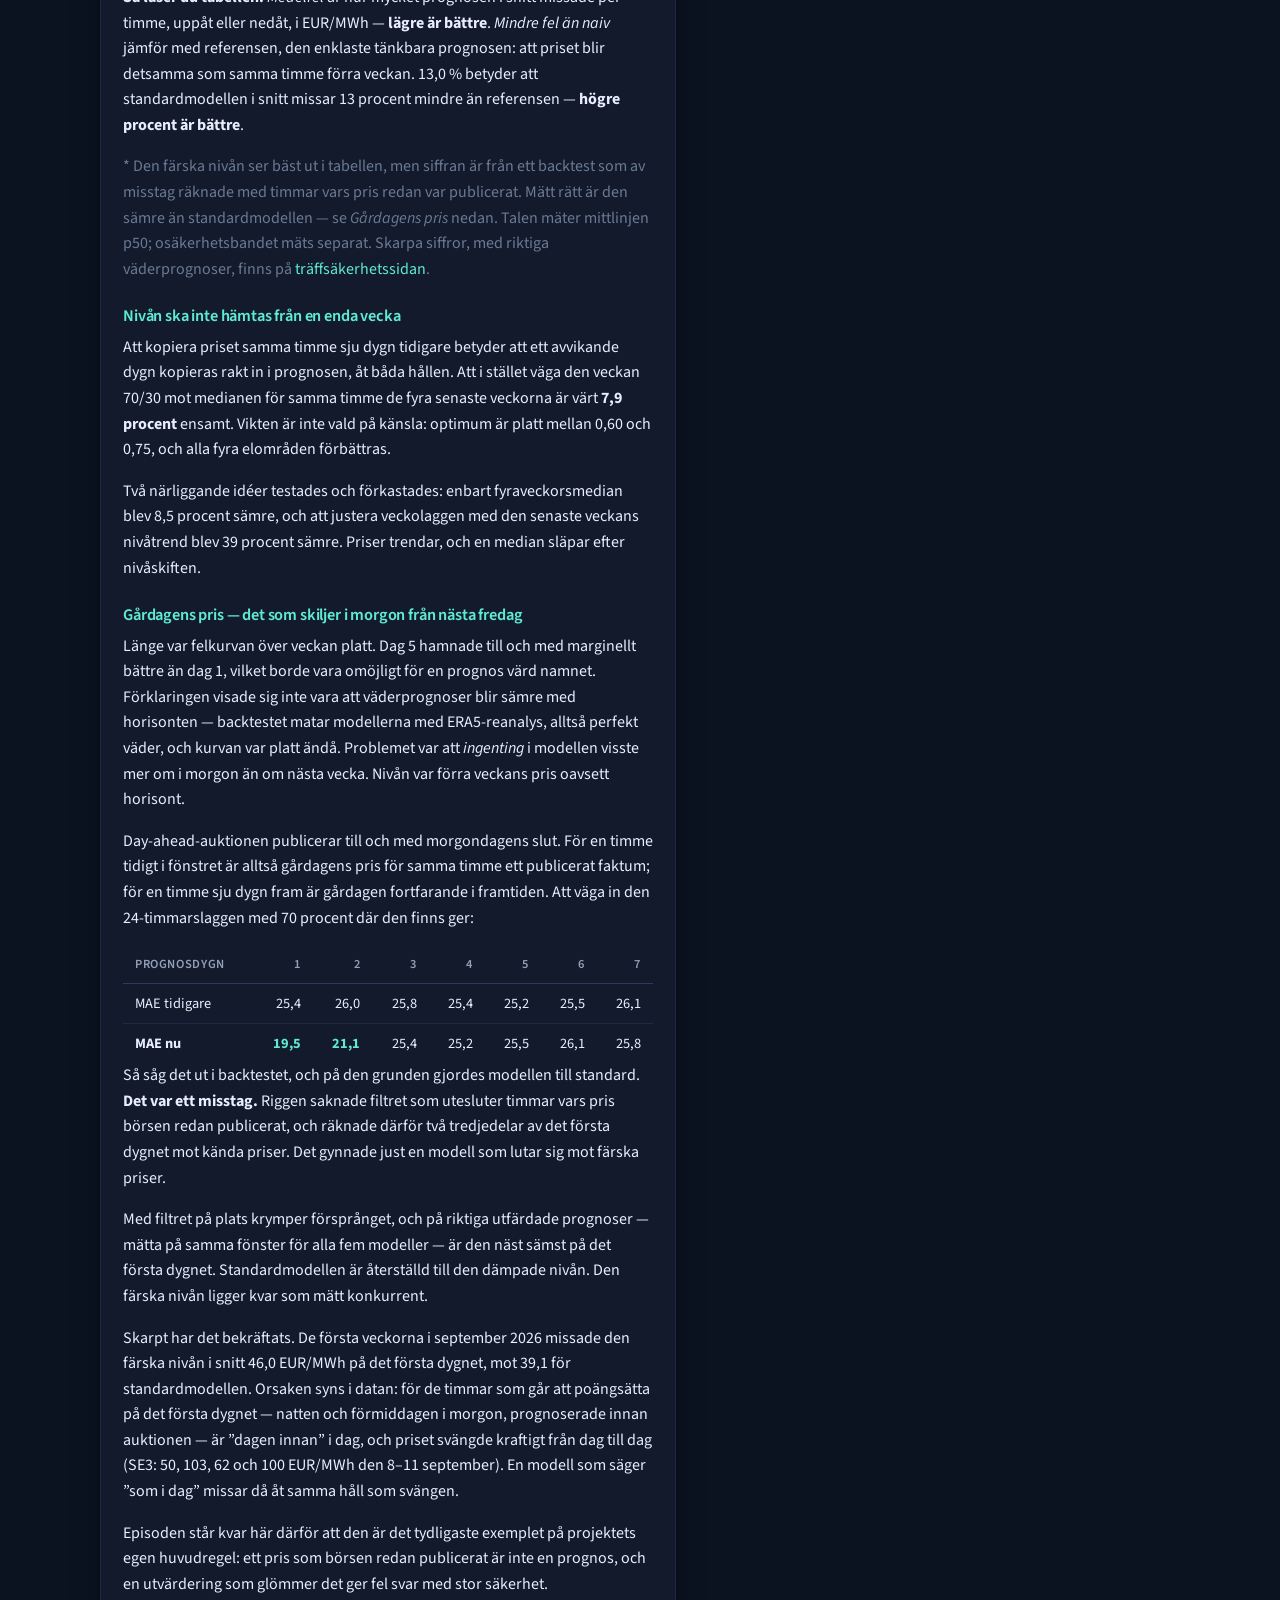
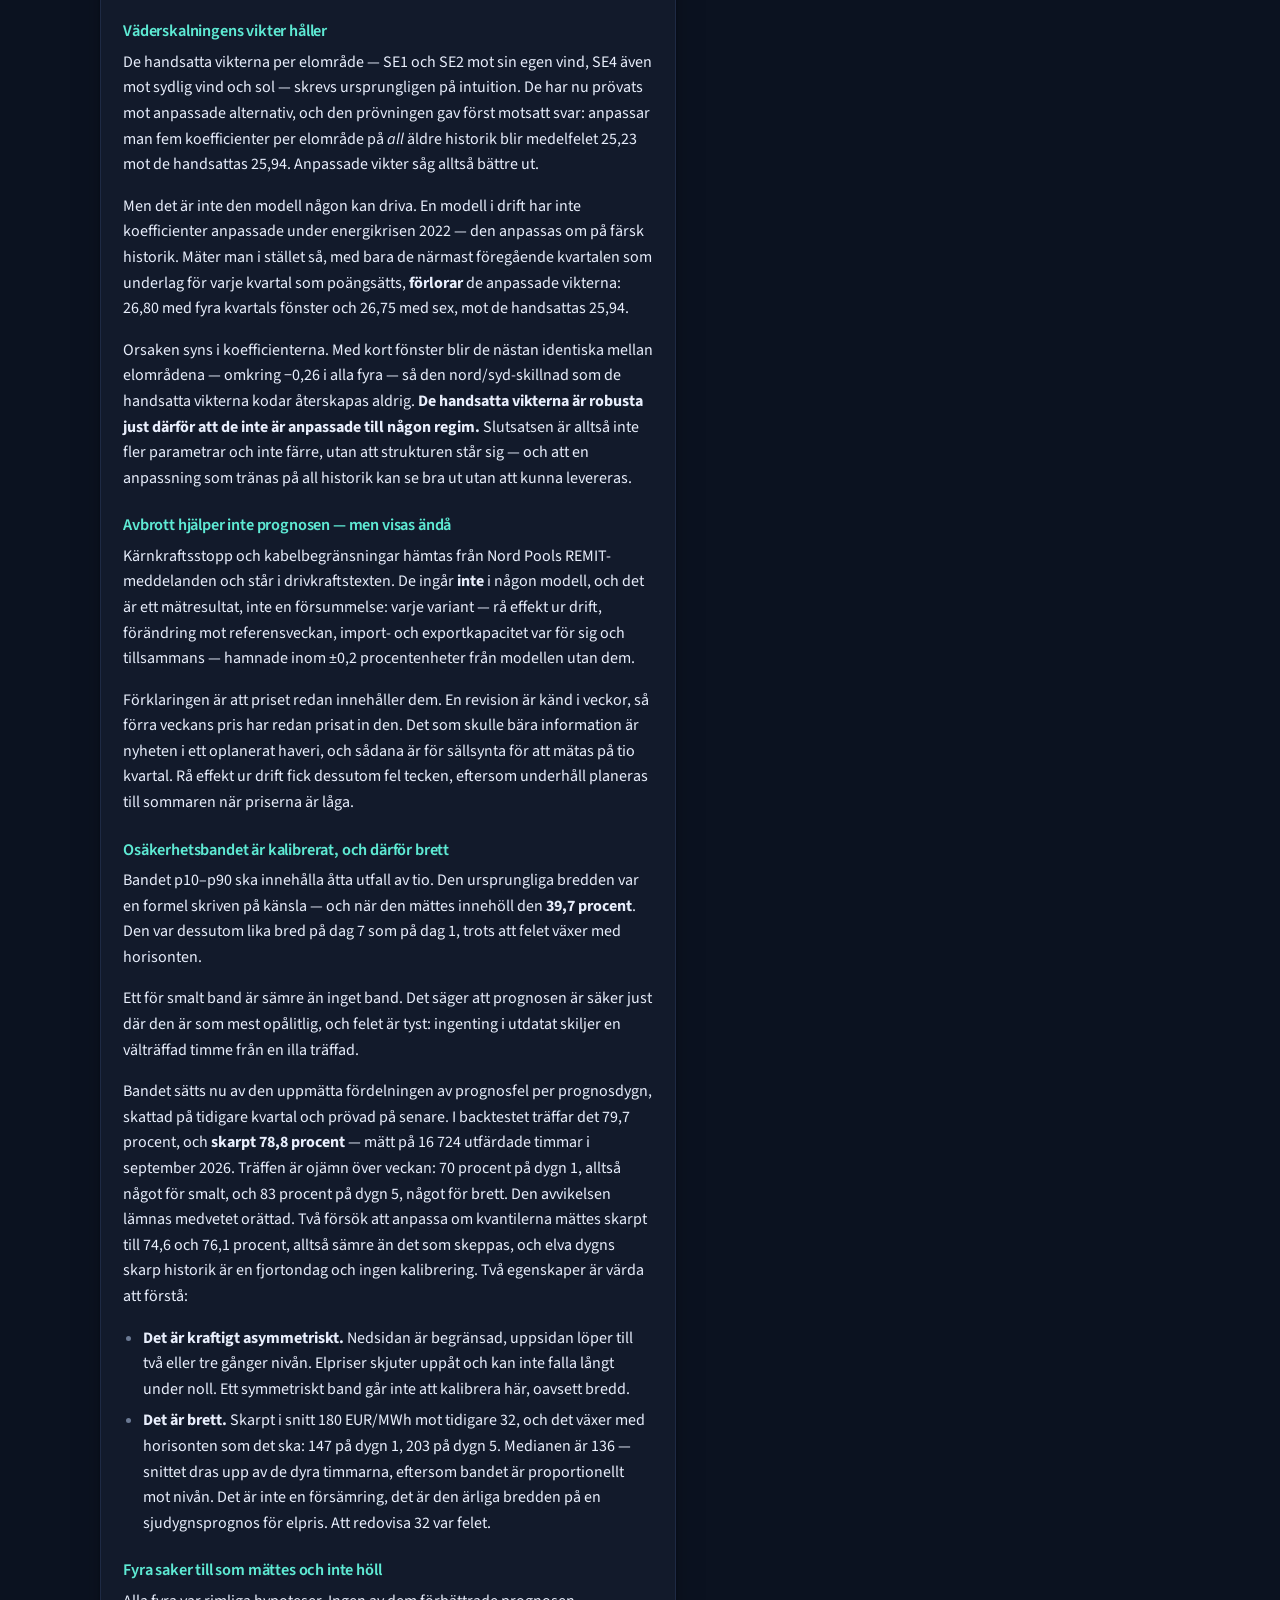
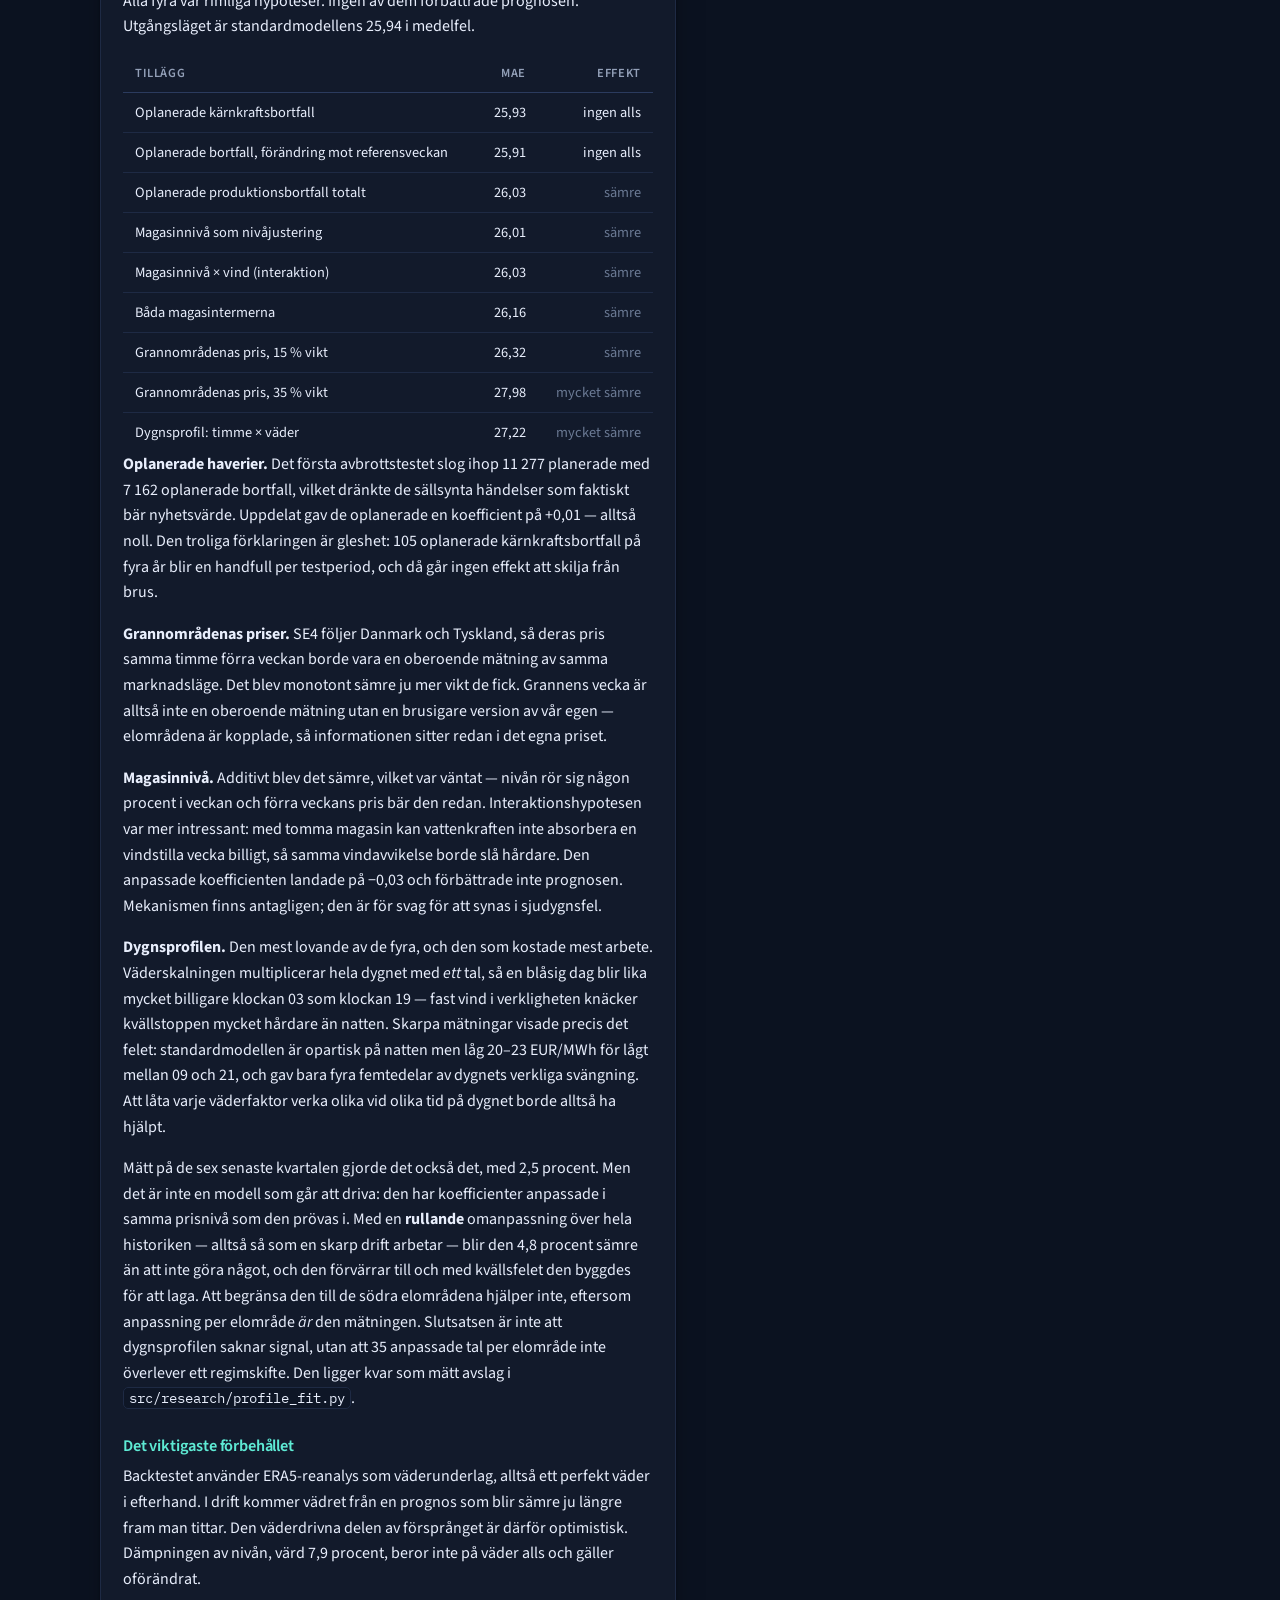
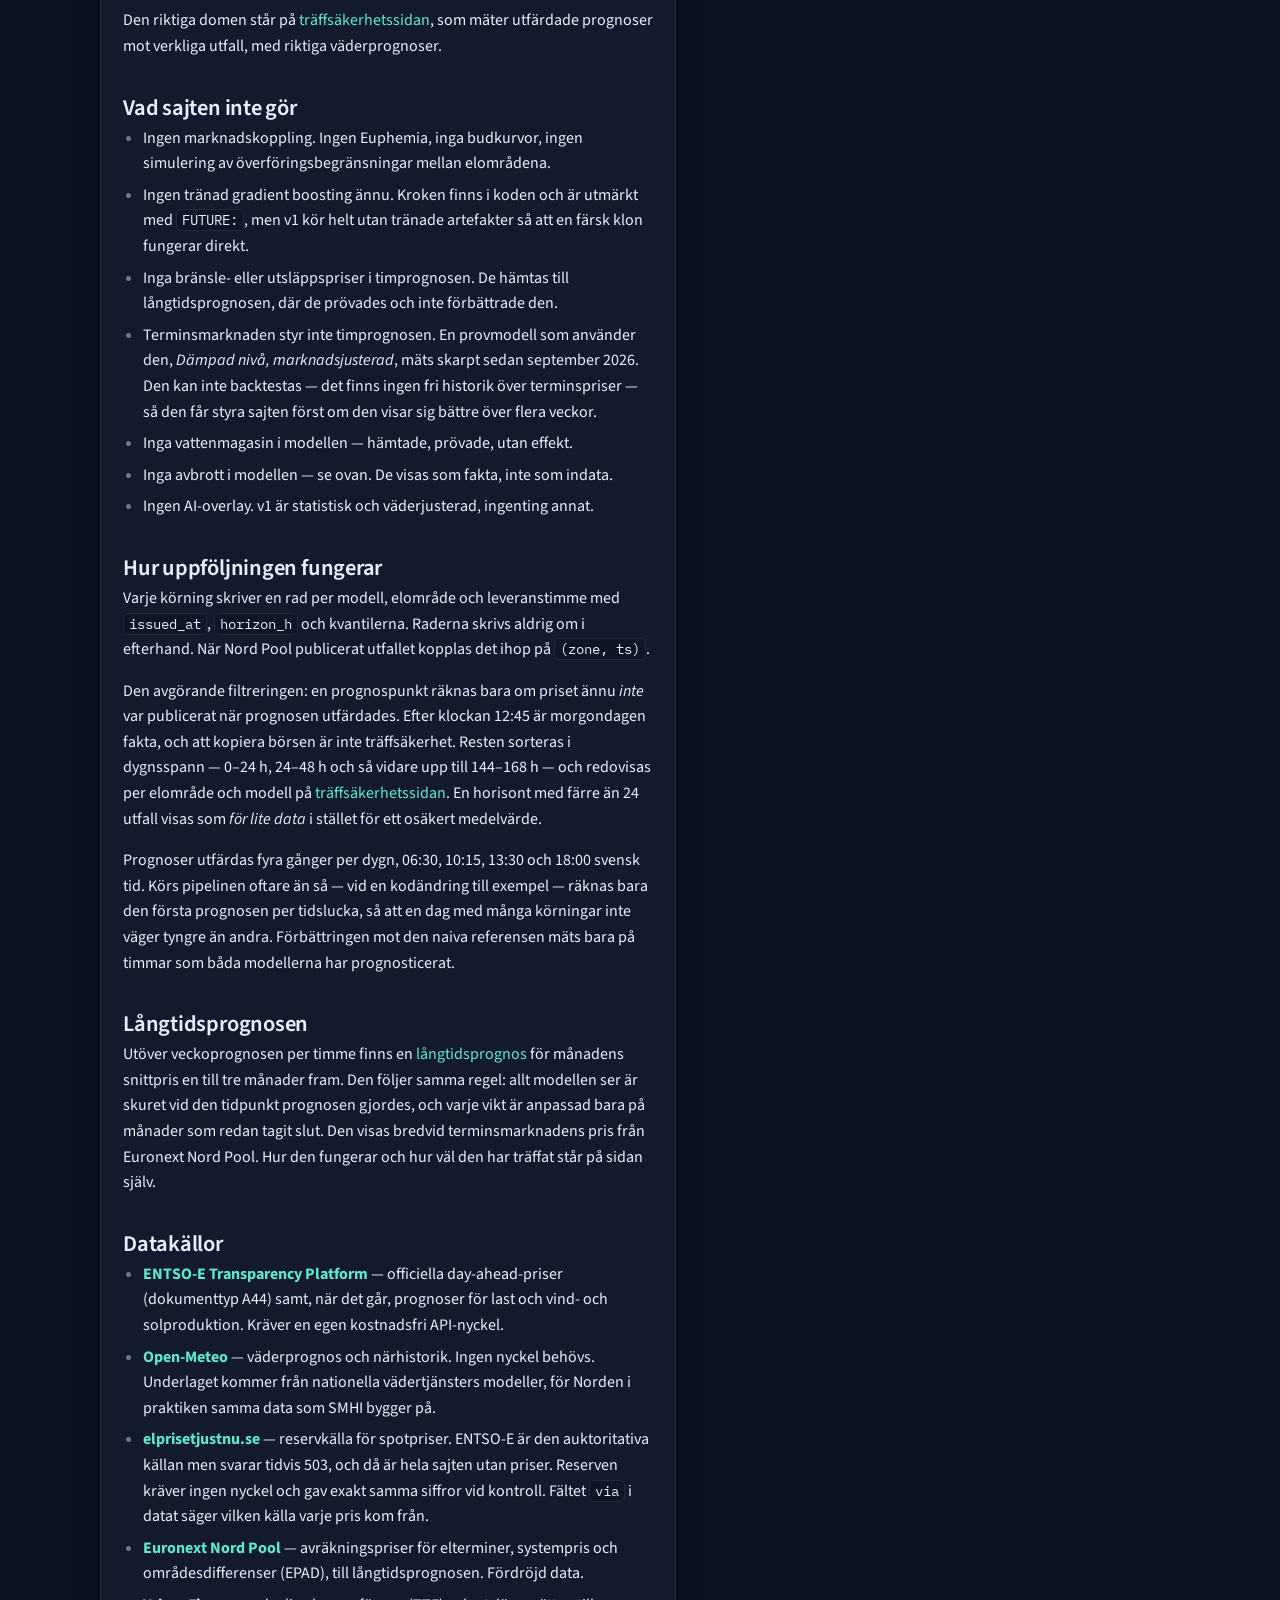
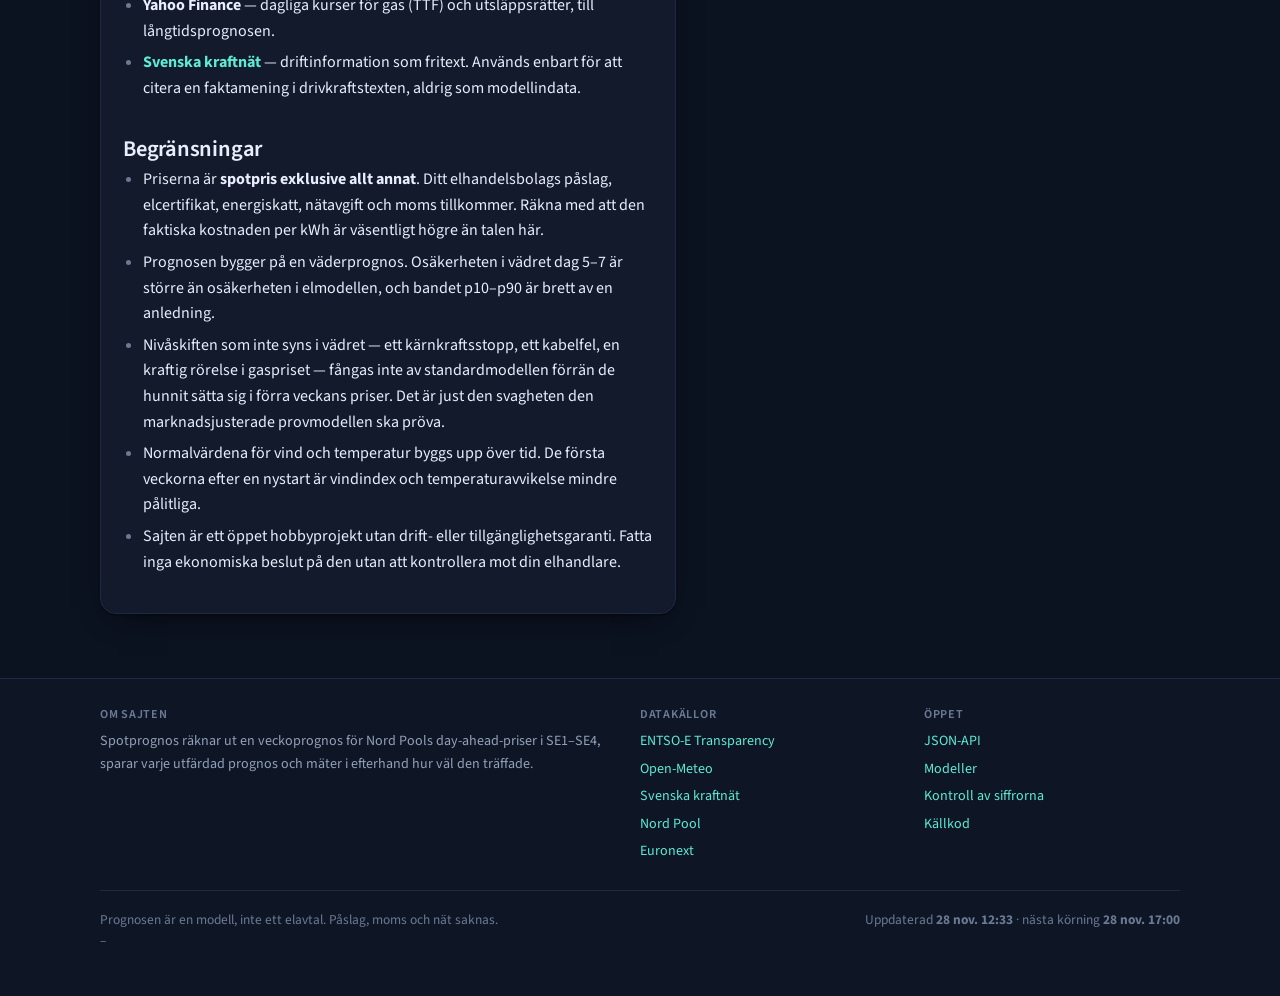
<file: site/metod.html>
<!doctype html>
<html lang="sv" data-base="">
<head>
<meta charset="utf-8">
<meta name="viewport" content="width=device-width, initial-scale=1">
<title>Metod — Spotprognos</title>
<meta name="description" content="Hur day-ahead-marknaden fungerar, vad som driver priset och exakt vad den här prognosen gör och inte gör.">
<meta name="color-scheme" content="dark">
<link rel="preconnect" href="https://fonts.googleapis.com">
<link rel="preconnect" href="https://fonts.gstatic.com" crossorigin>
<link href="https://fonts.googleapis.com/css2?family=Source+Sans+3:wght@400;500;600;700&family=IBM+Plex+Sans:wght@400;600&family=IBM+Plex+Mono:wght@400&display=swap" rel="stylesheet">
<link rel="stylesheet" href="assets/style.css?v=20261006c">
</head>
<body data-page="static">

<header class="site-header">
  <div class="wrap">
    <div class="header-top-row">
      <a class="brand" href="index.html"><span class="dot"></span>Spotprognos <small>Nord Pool SE1–SE4</small></a>
      <nav class="portal-nav" aria-label="Huvudsystem">
        <a href="index.html" class="portal-tab active">
          <span class="portal-tab-icon">⚡</span>
          <span>Spotprisprognos</span>
        </a>
        <a href="batteri.html" class="portal-tab">
          <span class="portal-tab-icon">🏡</span>
          <span>Hembatteri</span>
        </a>
        <a href="bess-studio.html" class="portal-tab">
          <span class="portal-tab-icon">🏭</span>
          <span>Storskalig BESS</span>
        </a>
      </nav>
    </div>
    <nav class="site-nav">
      <a href="index.html">Prognos</a>
      <a href="langtid.html">Långtid</a>
      <a href="traffsakerhet.html">Träffsäkerhet</a>
      <a href="modeller.html">Modeller</a>
      <a href="metod.html" aria-current="page">Metod</a>
      <a href="kontroll.html">Kontroll</a>
      <a href="api.html">API</a>
    </nav>
  </div>
</header>

<main>
  <div class="wrap stack">

    <div class="page-head">
      <h1>Metod</h1>
      <p class="lede">Skriven för dig som vill veta vad siffrorna faktiskt bygger på —
        inklusive vad de inte klarar.</p>
    </div>

    <div class="banner" id="degraded-banner" hidden></div>

    <section class="card prose">

      <h2>Så sätts priset</h2>
      <p>Elpriset du ser här är <b>spotpriset på day-ahead-marknaden</b>. Varje dag lämnar
        producenter och elhandlare in bud för nästa dygns 24 timmar. Budgivningen stänger
        klockan 12:00, och runt <b>12:45</b> publiceras resultatet: ett pris per timme och
        elområde. Efter den tidpunkten är morgondagens priser inte längre en prognos utan
        ett faktum.</p>
      <p>Sverige är indelat i fyra <b>elområden</b>: SE1 Luleå, SE2 Sundsvall, SE3 Stockholm
        och SE4 Malmö. De har olika pris därför att överföringskapaciteten mellan dem är
        begränsad. Produktionen sitter till stor del i norr, förbrukningen i söder, och när
        ledningarna söderut går fulla — det som kallas att ett snitt är trångt — kan
        norra Sverige ha nästan gratis el samtidigt som SE4 följer priset i Danmark
        och Tyskland.</p>
      <p>Sedan 2025 handlas den europeiska day-ahead-marknaden i <b>15-minutersupplösning</b>.
        Prognosen görs per timme, eftersom kvartarnas mönster inte går att förutsäga flera dygn
        fram, och timmens pris är snittet av dess fyra kvartar. Där auktionen redan har
        publicerat kvartspriser sparas de och tas med i veckoöversikten på förstasidan.</p>

      <h2>Vad som driver priset</h2>
      <dl>
        <dt>Residuallast</dt>
        <dd>Förbrukning minus vind och sol. Det är den mängd som måste täckas av något
          med rörlig kostnad, och det är den som sätter priset. Kall och vindstilla =
          hög residuallast = dyrt.</dd>
        <dt>Vind i norr mot vind i söder</dt>
        <dd>Blåser det i Norrland men snittet söderut är trångt sjunker SE1 och SE2
          medan SE3 och SE4 kan stanna kvar på en högre nivå. Därför följer modellen
          vindindex i norr och söder var för sig.</dd>
        <dt>Temperatur</dt>
        <dd>Uppvärmning är den stora säsongsvariabeln. Modellen använder avvikelsen från
          det normala för timmen, inte den absoluta temperaturen.</dd>
        <dt>Sol</dt>
        <dd>Mest märkbart i SE4 och på kontinenten, där mycket sol mitt på dagen skapar
          en tydlig svacka som ibland går ner till noll eller under.</dd>
        <dt>Koppling till DK och DE</dt>
        <dd>SE4 brukar följa Danmark och Tyskland mer än SE1. Därför hämtas väder även
          för Köpenhamn och Hamburg som drivare, trots att de inte är egna elområden här.</dd>
        <dt>Vattenvärde (mätt, ingår inte)</dt>
        <dd>Magasinnivåerna hämtas nu per elområde från ENTSO-E, fyra år bakåt, och
          visas som fakta. De prövades i modellen både som nivåjustering och som
          förstärkning av vädereffekten — ingen av dem förbättrade prognosen.
          Se avsnittet nedan.</dd>
        <dt>Kärnkraftsrevisioner (mätt, ingår ändå inte)</dt>
        <dd>Sidan hämtar dem numera från Nord Pools REMIT-meddelanden och visar
          dem som fakta. De prövades som modellindata och gav ingen förbättring —
          en planerad revision är känd i veckor, så förra veckans pris har redan
          prisat in den. Oplanerade haverier testades också separat och gav
          heller ingen förbättring — se nedan.</dd>
      </dl>

      <h2>Vad sajten faktiskt gör</h2>
      <ol>
        <li>Hämtar officiella day-ahead-priser från ENTSO-E och sparar dem som fakta. Svarar
          ENTSO-E inte hämtas samma priser från elprisetjustnu.se.</li>
        <li>Hämtar väderprognos tio dygn framåt för nio punkter i Norden och norra Tyskland.</li>
        <li>Räknar fram vindindex, temperaturavvikelse och solindex per timme och elområde.
          Normalvärdena byggs upp löpande körning för körning, eftersom väder-API:t bara
          lämnar sju dygn bakåt per anrop.</li>
        <li>Sätter en grundnivå: priset samma veckodag och timme förra veckan, vägt
          70/30 mot medianen för samma timme de fyra senaste veckorna.</li>
        <li>Skalar den nivån med vädret enligt en formel med fasta vikter per elområde.</li>
        <li>Kör dessutom två trädmodeller (LightGBM) som lär sig avvikelsen från den
          nivån ur fyra års priser och väder, och en <i>horisonthybrid</i> som använder
          trädmodellen ensam de första 36 timmarna och sedan blandar den med en
          marknadsjusterad nivå. Trädmodellen <code>lightgbm_v2</code> är standardmodell
          sedan 28 oktober 2026 — se <i>Standardmodellen sedan oktober 2026</i> nedan.</li>
        <li>Sparar varje modells prognos med tidsstämpel.</li>
        <li>Jämför senare mot utfallet, sorterat efter hur långt i förväg prognosen gjordes.</li>
        <li>Hämtar terminsmarknadens priser från Euronext Nord Pool. De används av
          långtidsprognosen och av en provmodell som flyttar standardmodellens nivå till
          marknadens pris för nästa vecka — se <i>Vad sajten inte gör</i> nedan.</li>
      </ol>
      <p>Skalfaktorn i <code>weather_scaled</code> är avsiktligt enkel och läsbar:
        vindindex över det normala drar ner priset, kyla drar upp det, sol mitt på dagen
        drar ner det. Vikterna skiljer sig mellan elområdena — SE1 och SE2 styrs mest av
        sin egen vind, SE4 följer även vinden i söder och solen. Osäkerhetsbandet vidgas
        när skalfaktorn avviker mycket från 1, alltså när vädret säger något ovanligt.
        Finns ENTSO-E:s publicerade prognoser för last och vindkraft används residuallasten
        i stället för rå vindhastighet.</p>

      <h2>Standardmodellen sedan oktober 2026</h2>
      <p>Trädmodellen <code>lightgbm_v2</code> är det största enskilda lyftet hittills: på
        riktiga utfärdade prognoser är felet dygn 1–2 ungefär hälften av de väderskalade
        modellernas. Från 2 oktober var den grund för standardmodellen <code>horizon_hybrid</code>,
        som efter 72 timmar blandade in 40 % marknadsjusterad nivå. Den 28 oktober 2026 blev
        trädmodellen ensam standard.</p>
      <p>Fyra saker ska du veta om den:</p>
      <ul>
        <li><b>Bytet följer regeln nedan.</b> Över 27 gemensamma leveransdygn var trädmodellens
          medelfel 0,89 EUR/MWh lägre än hybridens (90-procentsintervall −1,71 till −0,19), och den
          var inte sämre på någon horisont. Inblandningen av marknadsnivån kostade alltså
          träffsäkerhet. Hybriden loggas vidare som kandidat.</li>
        <li><b>Osäkerhetsbandet är lånat.</b> Trädmodellens eget band var för smalt: det
          rymde 68 % av utfallen i stället för 80 %, och bara 59 % dygn 6–7. Sajten visar därför
          hybridens bandbredd kring trädmodellens prognos, vilket på samma timmar rymde 82 %.
          Bandets träffsäkerhet räknas från 28 oktober.</li>
        <li><b>Trädmodellen är tränad på vädret som det blev</b>, inte på väderprognoser, och
          den har inte tränats om sedan 27 september 2026. Skarpt får den en prognos som
          blir sämre för varje dygn, vilket den aldrig har sett. Det syns i att det egna
          bandet är för smalt och nivån ofta fel dygn 4–7.</li>
        <li><b>Den byts bara mot något bättre enligt en fast regel:</b> minst 21 gemensamma
          leveransdygn, säkert bättre totalt och inte säkert sämre på någon horisont.
          Jämförelsen finns på <a href="traffsakerhet.html">träffsäkerhetssidan</a>, där
          osäkerheten räknas per leveransdygn.</li>
      </ul>
      <p>En efterföljare, <code>lightgbm_v3</code>, loggas som kandidat. Den är tränad på
        arkiverade väderprognoser med rätt framförhållning, har framförhållningen som egen
        variabel, läser tyskt och danskt väder, gaspris och utsläppsrätter, och tränas om varje
        vecka. Den testas innan den används: modellen tränas om före var och en av de sex
        senaste månaderna och poängsätts på den månaden.</p>
      <p>Ett resultat av det testet ska sägas rakt ut. Att träna på väderprognoser av rätt
        ålder, i stället för på det färskaste vädret, gav <b>ingen mätbar vinst</b> — de två
        varianterna hamnade inom ett par procent från varandra. Det som skiljer kandidaten från
        föregångaren är alltså de övriga ändringarna, och om de räcker avgörs på skarpa
        prognoser, inte i testet. Den blir inte standard förrän regeln ovan är uppfylld.</p>
      <p>Sedan 19 november 2026 loggas också <code>lightgbm_v4</code> som kandidat. Den
        rättar ett mätt fel hos föregångarna: v2 och v3 hade lärt sig att höga priser brukar
        falla tillbaka, eftersom det nästan alltid var så i historiken. När knappheten i SE3 och
        SE4 höll i sig under hösten 2026 underskattade standardmodellen därför SE4 med omkring
        55 EUR/MWh från dygn 3. v4 ser ingen prisnivå alls: den räknar varje prisrörelse i
        förhållande till senaste veckans pris, så att en uppgång på 20 % är samma sak i SE1
        och i SE4. Dygnet närmast efter senast kända priser har en egen modell, och
        osäkerhetsbandet kalibreras per elområde. I samma test som v3, på samma timmar, var
        medelfelet 28,8 mot 31,7 EUR/MWh och lägre på varje horisont — men det är ett test på
        arkiverade prognoser. Den blir standard bara om regeln ovan uppfylls på skarpa prognoser.</p>
      <p>Samma dag rättades ett teckenfel i de väderskalade modellerna: en köldknäpp sänkte
        prognosen i stället för att höja den. Rättningen gjorde backtestet 1 % bättre i alla
        elområden. De berörda modellerna, och standardmodellens lånade band, poängsätts från
        och med rättningen som nya modeller.</p>

      <h2>Vad som faktiskt är mätt</h2>
      <p>Sedan hösten 2026 finns fyra års prishistorik, fyra års väderarkiv och
        fyra års avbrottsmeddelanden i projektet. Det gör att modellvalen inte
        längre behöver motiveras med resonemang. Varje kandidat poängsätts i ett
        <b>backtest</b>: modellen får göra prognoser för gamla veckor, och de jämförs med
        vad priset faktiskt blev. Totalt <b>437 224 timmar</b> över sexton kvartal, där varje
        vikt anpassas enbart på data som är äldre än kvartalet den prövas på — modellen
        får alltså aldrig se facit i förväg.</p>
      <p class="banner"><span><b>Läs tabellen nedan som modellens meritvärde, inte som vad
        sajten levererar.</b> Backtestet matar modellerna ERA5-reanalys, alltså vädret som
        det faktiskt blev — ett perfekt väder som ingen skarp prognos har. Mätt på riktiga
        utfärdade prognoser i september 2026, 16 724 poängsatta timmar, ligger
        standardmodellen på <b>41,9 EUR/MWh</b> mot referensens 45,2. Det är
        <b>7,4 procent</b> bättre än att kopiera förra veckan, inte 13, och felet är
        67 procent av medelpriset i perioden. Skillnaden mellan de två talen är
        skillnaden mellan att veta vädret och att gissa det.</span></p>

      <div class="table-scroll">
        <table>
          <thead><tr><th>Kandidat</th><th>Medelfel, EUR/MWh</th><th>Mindre fel än naiv</th></tr></thead>
          <tbody>
            <tr><td>Säsongsnaiv — referensen</td><td class="num">29,87</td><td class="num">–</td></tr>
            <tr><td>Väderskalad</td><td class="num">28,34</td><td class="num">5,1 %</td></tr>
            <tr><td>Ensemble 35/65</td><td class="num">28,70</td><td class="num">3,9 %</td></tr>
            <tr><td>Enbart dämpad nivå, utan väder</td><td class="num">27,53</td><td class="num">7,8 %</td></tr>
            <tr><td><b>Dämpad nivå + väderskalning — sajtens standard</b></td><td class="num"><b>25,94</b></td><td class="num best"><b>13,2 %</b></td></tr>
            <tr><td>Färsk nivå + väderskalning — se nedan</td><td class="num">24,86</td><td class="num">16,8 %*</td></tr>
          </tbody>
        </table>
      </div>
      <p><b>Så läser du tabellen.</b> <i>Medelfel</i> är hur mycket prognosen i snitt missade
        per timme, uppåt eller nedåt, i EUR/MWh — <b>lägre är bättre</b>. <i>Mindre fel än
        naiv</i> jämför med referensen, den enklaste tänkbara prognosen: att priset blir
        detsamma som samma timme förra veckan. 13,0 % betyder att standardmodellen i snitt
        missar 13 procent mindre än referensen — <b>högre procent är bättre</b>.</p>
      <p class="muted">* Den färska nivån ser bäst ut i tabellen, men siffran är från ett
        backtest som av misstag räknade med timmar vars pris redan var publicerat. Mätt rätt
        är den sämre än standardmodellen — se <i>Gårdagens pris</i> nedan. Talen mäter
        mittlinjen p50; osäkerhetsbandet mäts separat. Skarpa siffror, med riktiga
        väderprognoser, finns på <a href="traffsakerhet.html">träffsäkerhetssidan</a>.</p>

      <h3>Nivån ska inte hämtas från en enda vecka</h3>
      <p>Att kopiera priset samma timme sju dygn tidigare betyder att ett avvikande
        dygn kopieras rakt in i prognosen, åt båda hållen. Att i stället väga den
        veckan 70/30 mot medianen för samma timme de fyra senaste veckorna är värt
        <b>7,9 procent</b> ensamt. Vikten är inte vald på känsla: optimum är platt
        mellan 0,60 och 0,75, och alla fyra elområden förbättras.</p>
      <p>Två närliggande idéer testades och förkastades: enbart fyraveckorsmedian
        blev 8,5 procent sämre, och att justera veckolaggen med den senaste veckans
        nivåtrend blev 39 procent sämre. Priser trendar, och en median släpar efter
        nivåskiften.</p>

      <h3>Gårdagens pris — det som skiljer i morgon från nästa fredag</h3>
      <p>Länge var felkurvan över veckan platt. Dag 5 hamnade till och med
        marginellt bättre än dag 1, vilket borde vara omöjligt för en prognos
        värd namnet. Förklaringen visade sig inte vara att väderprognoser blir
        sämre med horisonten — backtestet matar modellerna med ERA5-reanalys,
        alltså perfekt väder, och kurvan var platt ändå. Problemet var att
        <em>ingenting</em> i modellen visste mer om i morgon än om nästa vecka.
        Nivån var förra veckans pris oavsett horisont.</p>
      <p>Day-ahead-auktionen publicerar till och med morgondagens slut. För en
        timme tidigt i fönstret är alltså gårdagens pris för samma timme ett
        publicerat faktum; för en timme sju dygn fram är gårdagen fortfarande i
        framtiden. Att väga in den 24-timmarslaggen med 70 procent där den finns
        ger:</p>
      <div class="table-scroll">
        <table>
          <thead><tr><th>Prognosdygn</th><th>1</th><th>2</th><th>3</th><th>4</th><th>5</th><th>6</th><th>7</th></tr></thead>
          <tbody>
            <tr><td>MAE tidigare</td><td class="num">25,4</td><td class="num">26,0</td><td class="num">25,8</td><td class="num">25,4</td><td class="num">25,2</td><td class="num">25,5</td><td class="num">26,1</td></tr>
            <tr><td><b>MAE nu</b></td><td class="num best"><b>19,5</b></td><td class="num best"><b>21,1</b></td><td class="num">25,4</td><td class="num">25,2</td><td class="num">25,5</td><td class="num">26,1</td><td class="num">25,8</td></tr>
          </tbody>
        </table>
      </div>
      <p>Så såg det ut i backtestet, och på den grunden gjordes modellen till
        standard. <b>Det var ett misstag.</b> Riggen saknade filtret som utesluter
        timmar vars pris börsen redan publicerat, och räknade därför två
        tredjedelar av det första dygnet mot kända priser. Det gynnade just en
        modell som lutar sig mot färska priser.</p>
      <p>Med filtret på plats krymper försprånget, och på riktiga utfärdade
        prognoser — mätta på samma fönster för alla fem modeller — är den näst
        sämst på det första dygnet. Standardmodellen är återställd till den
        dämpade nivån. Den färska nivån ligger kvar som mätt konkurrent.</p>
      <p>Skarpt har det bekräftats. De första veckorna i september 2026 missade den färska
        nivån i snitt 46,0 EUR/MWh på det första dygnet, mot 39,1 för standardmodellen. Orsaken
        syns i datan: för de timmar som går att poängsätta på det första dygnet — natten och
        förmiddagen i morgon, prognoserade innan auktionen — är ”dagen innan” i dag, och
        priset svängde kraftigt från dag till dag (SE3: 50, 103, 62 och 100 EUR/MWh den 8–11
        september). En modell som säger ”som i dag” missar då åt samma håll som svängen.</p>
      <p>Episoden står kvar här därför att den är det tydligaste exemplet på
        projektets egen huvudregel: ett pris som börsen redan publicerat är inte
        en prognos, och en utvärdering som glömmer det ger fel svar med stor
        säkerhet.</p>

      <h3>Väderskalningens vikter håller</h3>
      <p>De handsatta vikterna per elområde — SE1 och SE2 mot sin egen vind, SE4
        även mot sydlig vind och sol — skrevs ursprungligen på intuition. De har nu
        prövats mot anpassade alternativ, och den prövningen gav först motsatt svar:
        anpassar man fem koefficienter per elområde på <em>all</em> äldre historik blir
        medelfelet 25,23 mot de handsattas 25,94. Anpassade vikter såg alltså bättre ut.</p>
      <p>Men det är inte den modell någon kan driva. En modell i drift har inte
        koefficienter anpassade under energikrisen 2022 — den anpassas om på färsk
        historik. Mäter man i stället så, med bara de närmast föregående kvartalen som
        underlag för varje kvartal som poängsätts, <b>förlorar</b> de anpassade vikterna:
        26,80 med fyra kvartals fönster och 26,75 med sex, mot de handsattas 25,94.</p>
      <p>Orsaken syns i koefficienterna. Med kort fönster blir de nästan identiska
        mellan elområdena — omkring −0,26 i alla fyra — så den nord/syd-skillnad som de
        handsatta vikterna kodar återskapas aldrig. <b>De handsatta vikterna är robusta
        just därför att de inte är anpassade till någon regim.</b> Slutsatsen är alltså
        inte fler parametrar och inte färre, utan att strukturen står sig — och att en
        anpassning som tränas på all historik kan se bra ut utan att kunna levereras.</p>

      <h3>Avbrott hjälper inte prognosen — men visas ändå</h3>
      <p>Kärnkraftsstopp och kabelbegränsningar hämtas från Nord Pools
        REMIT-meddelanden och står i drivkraftstexten. De ingår <b>inte</b> i
        någon modell, och det är ett mätresultat, inte en försummelse: varje
        variant — rå effekt ur drift, förändring mot referensveckan, import- och
        exportkapacitet var för sig och tillsammans — hamnade inom ±0,2
        procentenheter från modellen utan dem.</p>
      <p>Förklaringen är att priset redan innehåller dem. En revision är känd i
        veckor, så förra veckans pris har redan prisat in den. Det som skulle bära
        information är nyheten i ett oplanerat haveri, och sådana är för sällsynta
        för att mätas på tio kvartal. Rå effekt ur drift fick dessutom fel tecken,
        eftersom underhåll planeras till sommaren när priserna är låga.</p>

      <h3>Osäkerhetsbandet är kalibrerat, och därför brett</h3>
      <p>Bandet p10–p90 ska innehålla åtta utfall av tio. Den ursprungliga
        bredden var en formel skriven på känsla — och när den mättes innehöll den
        <b>39,7 procent</b>. Den var dessutom lika bred på dag 7 som på dag 1,
        trots att felet växer med horisonten.</p>
      <p>Ett för smalt band är sämre än inget band. Det säger att prognosen är
        säker just där den är som mest opålitlig, och felet är tyst: ingenting i
        utdatat skiljer en välträffad timme från en illa träffad.</p>
      <p>Bandet sätts nu av den uppmätta fördelningen av prognosfel per
        prognosdygn, skattad på tidigare kvartal och prövad på senare. I backtestet
        träffar det 79,7 procent, och <b>skarpt 78,8 procent</b> — mätt på 16 724
        utfärdade timmar i september 2026. Träffen är ojämn över veckan: 70 procent
        på dygn 1, alltså något för smalt, och 83 procent på dygn 5, något för brett.
        Den avvikelsen lämnas medvetet orättad. Två försök att anpassa om kvantilerna
        mättes skarpt till 74,6 och 76,1 procent, alltså sämre än det som skeppas,
        och elva dygns skarp historik är en fjortondag och ingen kalibrering.
        Två egenskaper är värda att förstå:</p>
      <ul>
        <li><b>Det är kraftigt asymmetriskt.</b> Nedsidan är begränsad, uppsidan
          löper till två eller tre gånger nivån. Elpriser skjuter uppåt och kan
          inte falla långt under noll. Ett symmetriskt band går inte att
          kalibrera här, oavsett bredd.</li>
        <li><b>Det är brett.</b> Skarpt i snitt 180 EUR/MWh mot tidigare 32, och
          det växer med horisonten som det ska: 147 på dygn 1, 203 på dygn 5.
          Medianen är 136 — snittet dras upp av de dyra timmarna, eftersom bandet
          är proportionellt mot nivån. Det är inte en försämring, det är den ärliga
          bredden på en sjudygnsprognos för elpris. Att redovisa 32 var felet.</li>
      </ul>

      <h3>Fyra saker till som mättes och inte höll</h3>
      <p>Alla fyra var rimliga hypoteser. Ingen av dem förbättrade prognosen.
        Utgångsläget är standardmodellens 25,94 i medelfel.</p>
      <div class="table-scroll">
        <table>
          <thead><tr><th>Tillägg</th><th>MAE</th><th>Effekt</th></tr></thead>
          <tbody>
            <tr><td>Oplanerade kärnkraftsbortfall</td><td class="num">25,93</td><td>ingen alls</td></tr>
            <tr><td>Oplanerade bortfall, förändring mot referensveckan</td><td class="num">25,91</td><td>ingen alls</td></tr>
            <tr><td>Oplanerade produktionsbortfall totalt</td><td class="num">26,03</td><td class="empty">sämre</td></tr>
            <tr><td>Magasinnivå som nivåjustering</td><td class="num">26,01</td><td class="empty">sämre</td></tr>
            <tr><td>Magasinnivå × vind (interaktion)</td><td class="num">26,03</td><td class="empty">sämre</td></tr>
            <tr><td>Båda magasintermerna</td><td class="num">26,16</td><td class="empty">sämre</td></tr>
            <tr><td>Grannområdenas pris, 15 % vikt</td><td class="num">26,32</td><td class="empty">sämre</td></tr>
            <tr><td>Grannområdenas pris, 35 % vikt</td><td class="num">27,98</td><td class="empty">mycket sämre</td></tr>
            <tr><td>Dygnsprofil: timme × väder</td><td class="num">27,22</td><td class="empty">mycket sämre</td></tr>
          </tbody>
        </table>
      </div>
      <p><b>Oplanerade haverier.</b> Det första avbrottstestet slog ihop 11 277
        planerade med 7 162 oplanerade bortfall, vilket dränkte de sällsynta
        händelser som faktiskt bär nyhetsvärde. Uppdelat gav de oplanerade en
        koefficient på +0,01 — alltså noll. Den troliga förklaringen är gleshet:
        105 oplanerade kärnkraftsbortfall på fyra år blir en handfull per
        testperiod, och då går ingen effekt att skilja från brus.</p>
      <p><b>Grannområdenas priser.</b> SE4 följer Danmark och Tyskland, så deras
        pris samma timme förra veckan borde vara en oberoende mätning av samma
        marknadsläge. Det blev monotont sämre ju mer vikt de fick. Grannens vecka
        är alltså inte en oberoende mätning utan en brusigare version av vår
        egen — elområdena är kopplade, så informationen sitter redan i det egna
        priset.</p>
      <p><b>Magasinnivå.</b> Additivt blev det sämre, vilket var väntat — nivån
        rör sig någon procent i veckan och förra veckans pris bär den redan.
        Interaktionshypotesen var mer intressant: med tomma magasin kan
        vattenkraften inte absorbera en vindstilla vecka billigt, så samma
        vindavvikelse borde slå hårdare. Den anpassade koefficienten landade på
        −0,03 och förbättrade inte prognosen. Mekanismen finns antagligen; den är
        för svag för att synas i sjudygnsfel.</p>
      <p><b>Dygnsprofilen.</b> Den mest lovande av de fyra, och den som kostade
        mest arbete. Väderskalningen multiplicerar hela dygnet med <em>ett</em> tal,
        så en blåsig dag blir lika mycket billigare klockan 03 som klockan 19 — fast
        vind i verkligheten knäcker kvällstoppen mycket hårdare än natten. Skarpa
        mätningar visade precis det felet: standardmodellen är opartisk på natten
        men låg 20–23 EUR/MWh för lågt mellan 09 och 21, och gav bara fyra femtedelar
        av dygnets verkliga svängning. Att låta varje väderfaktor verka olika vid
        olika tid på dygnet borde alltså ha hjälpt.</p>
      <p>Mätt på de sex senaste kvartalen gjorde det också det, med 2,5 procent. Men
        det är inte en modell som går att driva: den har koefficienter anpassade i
        samma prisnivå som den prövas i. Med en <b>rullande</b> omanpassning över hela
        historiken — alltså så som en skarp drift arbetar — blir den 4,8 procent sämre
        än att inte göra något, och den förvärrar till och med kvällsfelet den byggdes
        för att laga. Att begränsa den till de södra elområdena hjälper inte, eftersom
        anpassning per elområde <em>är</em> den mätningen. Slutsatsen är inte att
        dygnsprofilen saknar signal, utan att 35 anpassade tal per elområde inte
        överlever ett regimskifte. Den ligger kvar som mätt avslag i
        <code>src/research/profile_fit.py</code>.</p>

      <h3>Det viktigaste förbehållet</h3>
      <p>Backtestet använder ERA5-reanalys som väderunderlag, alltså ett perfekt
        väder i efterhand. I drift kommer vädret från en prognos som blir sämre ju
        längre fram man tittar. Den väderdrivna delen av försprånget är därför
        optimistisk. Dämpningen av nivån, värd 7,9 procent, beror inte på väder
        alls och gäller oförändrat.</p>
      <p>Den riktiga domen står på
        <a href="traffsakerhet.html">träffsäkerhetssidan</a>, som mäter utfärdade
        prognoser mot verkliga utfall, med riktiga väderprognoser.</p>

      <h2>Vad sajten inte gör</h2>
      <ul>
        <li>Ingen marknadskoppling. Ingen Euphemia, inga budkurvor, ingen simulering av
          överföringsbegränsningar mellan elområdena.</li>
        <li>Ingen tränad gradient boosting ännu. Kroken finns i koden och är utmärkt med
          <code>FUTURE:</code>, men v1 kör helt utan tränade artefakter så att en färsk
          klon fungerar direkt.</li>
        <li>Inga bränsle- eller utsläppspriser i timprognosen. De hämtas till
          långtidsprognosen, där de prövades och inte förbättrade den.</li>
        <li>Terminsmarknaden styr inte timprognosen. En provmodell som använder den,
          <i>Dämpad nivå, marknadsjusterad</i>, mäts skarpt sedan september 2026. Den kan inte
          backtestas — det finns ingen fri historik över terminspriser — så den får styra
          sajten först om den visar sig bättre över flera veckor.</li>
        <li>Inga vattenmagasin i modellen — hämtade, prövade, utan effekt.</li>
        <li>Inga avbrott i modellen — se ovan. De visas som fakta, inte som indata.</li>
        <li>Ingen AI-overlay. v1 är statistisk och väderjusterad, ingenting annat.</li>
      </ul>

      <h2>Hur uppföljningen fungerar</h2>
      <p>Varje körning skriver en rad per modell, elområde och leveranstimme med
        <code>issued_at</code>, <code>horizon_h</code> och kvantilerna. Raderna skrivs
        aldrig om i efterhand. När Nord Pool publicerat utfallet kopplas det ihop på
        <code>(zone, ts)</code>.</p>
      <p>Den avgörande filtreringen: en prognospunkt räknas bara om priset ännu
        <em>inte</em> var publicerat när prognosen utfärdades. Efter klockan 12:45 är
        morgondagen fakta, och att kopiera börsen är inte träffsäkerhet. Resten sorteras
        i dygnsspann — 0–24 h, 24–48 h och så vidare upp till 144–168 h — och redovisas
        per elområde och modell på <a href="traffsakerhet.html">träffsäkerhetssidan</a>.
        En horisont med färre än 24 utfall visas som <em>för lite data</em> i stället för
        ett osäkert medelvärde.</p>
      <p>Prognoser utfärdas fyra gånger per dygn, 06:30, 10:15, 13:30 och 18:00 svensk
        tid. Körs pipelinen oftare än så — vid en kodändring till exempel — räknas bara
        den första prognosen per tidslucka, så att en dag med många körningar inte väger
        tyngre än andra. Förbättringen mot den naiva referensen mäts bara på timmar som
        båda modellerna har prognosticerat.</p>

      <h2>Långtidsprognosen</h2>
      <p>Utöver veckoprognosen per timme finns en <a href="langtid.html">långtidsprognos</a>
        för månadens snittpris en till tre månader fram. Den följer samma regel: allt modellen
        ser är skuret vid den tidpunkt prognosen gjordes, och varje vikt är anpassad bara på
        månader som redan tagit slut. Den visas bredvid terminsmarknadens pris från Euronext
        Nord Pool. Hur den fungerar och hur väl den har träffat står på sidan själv.</p>

      <h2>Datakällor</h2>
      <ul>
        <li><b><a href="https://transparency.entsoe.eu/">ENTSO-E Transparency Platform</a></b> —
          officiella day-ahead-priser (dokumenttyp A44) samt, när det går, prognoser för
          last och vind- och solproduktion. Kräver en egen kostnadsfri API-nyckel.</li>
        <li><b><a href="https://open-meteo.com/">Open-Meteo</a></b> — väderprognos och
          närhistorik. Ingen nyckel behövs. Underlaget kommer från nationella
          vädertjänsters modeller, för Norden i praktiken samma data som SMHI bygger på.</li>
        <li><b><a href="https://www.elprisetjustnu.se/">elprisetjustnu.se</a></b> —
          reservkälla för spotpriser. ENTSO-E är den auktoritativa källan men
          svarar tidvis 503, och då är hela sajten utan priser. Reserven kräver
          ingen nyckel och gav exakt samma siffror vid kontroll. Fältet
          <code>via</code> i datat säger vilken källa varje pris kom från.</li>
        <li><b><a href="https://live.euronext.com/en/products/commodities/power-derivatives">Euronext Nord Pool</a></b> —
          avräkningspriser för elterminer, systempris och områdesdifferenser (EPAD), till
          långtidsprognosen. Fördröjd data.</li>
        <li><b>Yahoo Finance</b> — dagliga kurser för gas (TTF) och utsläppsrätter, till
          långtidsprognosen.</li>
        <li><b><a href="https://www.svk.se/">Svenska kraftnät</a></b> — driftinformation som
          fritext. Används enbart för att citera en faktamening i drivkraftstexten, aldrig
          som modellindata.</li>
      </ul>

      <h2>Begränsningar</h2>
      <ul>
        <li>Priserna är <b>spotpris exklusive allt annat</b>. Ditt elhandelsbolags påslag,
          elcertifikat, energiskatt, nätavgift och moms tillkommer. Räkna med att den
          faktiska kostnaden per kWh är väsentligt högre än talen här.</li>
        <li>Prognosen bygger på en väderprognos. Osäkerheten i vädret dag 5–7 är större än
          osäkerheten i elmodellen, och bandet p10–p90 är brett av en anledning.</li>
        <li>Nivåskiften som inte syns i vädret — ett kärnkraftsstopp, ett kabelfel, en
          kraftig rörelse i gaspriset — fångas inte av standardmodellen förrän de hunnit
          sätta sig i förra veckans priser. Det är just den svagheten den marknadsjusterade
          provmodellen ska pröva.</li>
        <li>Normalvärdena för vind och temperatur byggs upp över tid. De första veckorna
          efter en nystart är vindindex och temperaturavvikelse mindre pålitliga.</li>
        <li>Sajten är ett öppet hobbyprojekt utan drift- eller tillgänglighetsgaranti.
          Fatta inga ekonomiska beslut på den utan att kontrollera mot din elhandlare.</li>
      </ul>

    </section>
  </div>
</main>

<footer class="site-footer">
  <div class="wrap">
    <div class="cols">
      <div>
        <h4>Om sajten</h4>
        <p>Spotprognos räknar ut en veckoprognos för Nord Pools day-ahead-priser i SE1–SE4,
           sparar varje utfärdad prognos och mäter i efterhand hur väl den träffade.</p>
      </div>
      <div>
        <h4>Datakällor</h4>
        <ul>
          <li><a href="https://transparency.entsoe.eu/">ENTSO-E Transparency</a></li>
          <li><a href="https://open-meteo.com/">Open-Meteo</a></li>
          <li><a href="https://www.svk.se/">Svenska kraftnät</a></li>
          <li><a href="https://www.nordpoolgroup.com/">Nord Pool</a></li>
          <li><a href="https://live.euronext.com/en/products/commodities/power-derivatives">Euronext</a></li>
        </ul>
      </div>
      <div>
        <h4>Öppet</h4>
        <ul>
          <li><a href="api.html">JSON-API</a></li>
          <li><a href="modeller.html">Modeller</a></li>
          <li><a href="kontroll.html">Kontroll av siffrorna</a></li>
          <li><a href="#" data-repo-url>Källkod</a></li>
        </ul>
      </div>
    </div>
    <div class="disclaimer">
      <span>Prognosen är en modell, inte ett elavtal. Påslag, moms och nät saknas.<br><span class="muted" data-fx>–</span></span>
      <span>Uppdaterad <b data-updated>–</b> · nästa körning <b data-next-update>–</b></span>
    </div>
  </div>
</footer>

<script src="assets/app.js?v=20261006c" defer></script>
</body>
</html>
</file>
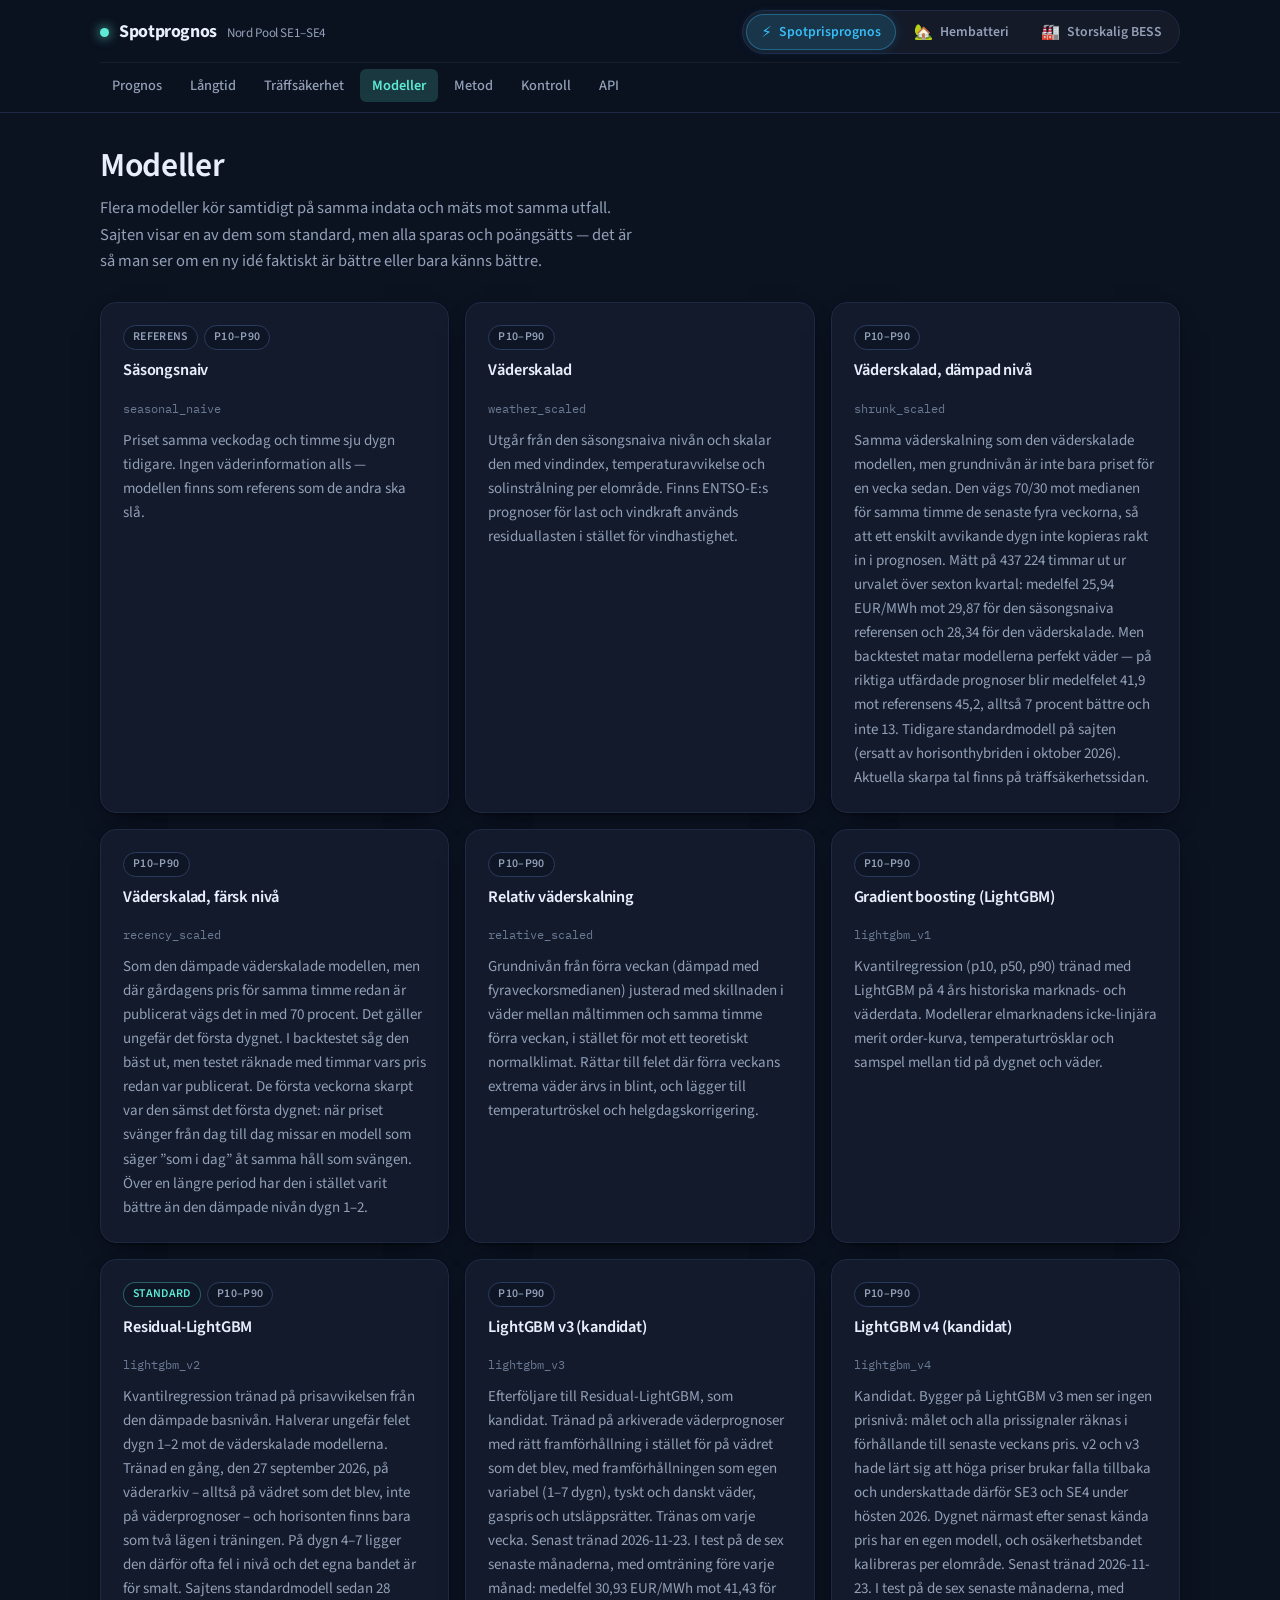
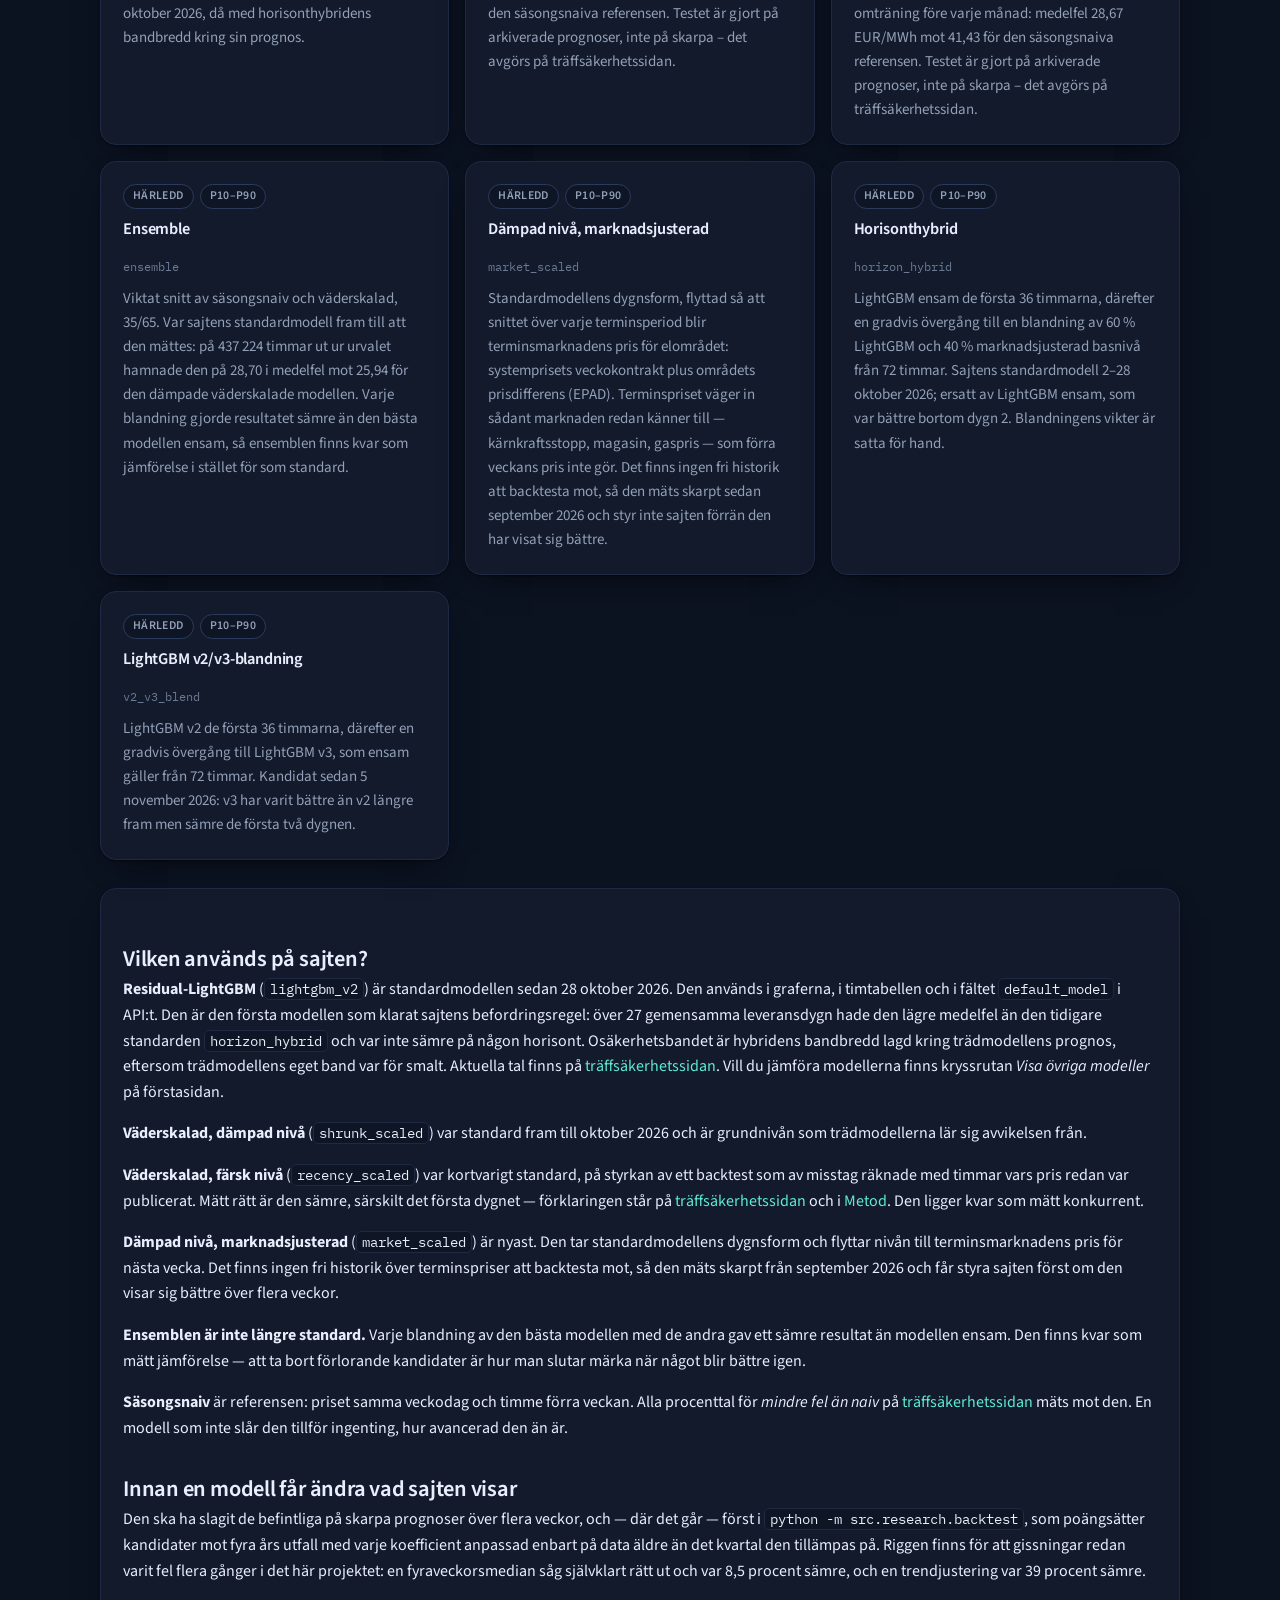
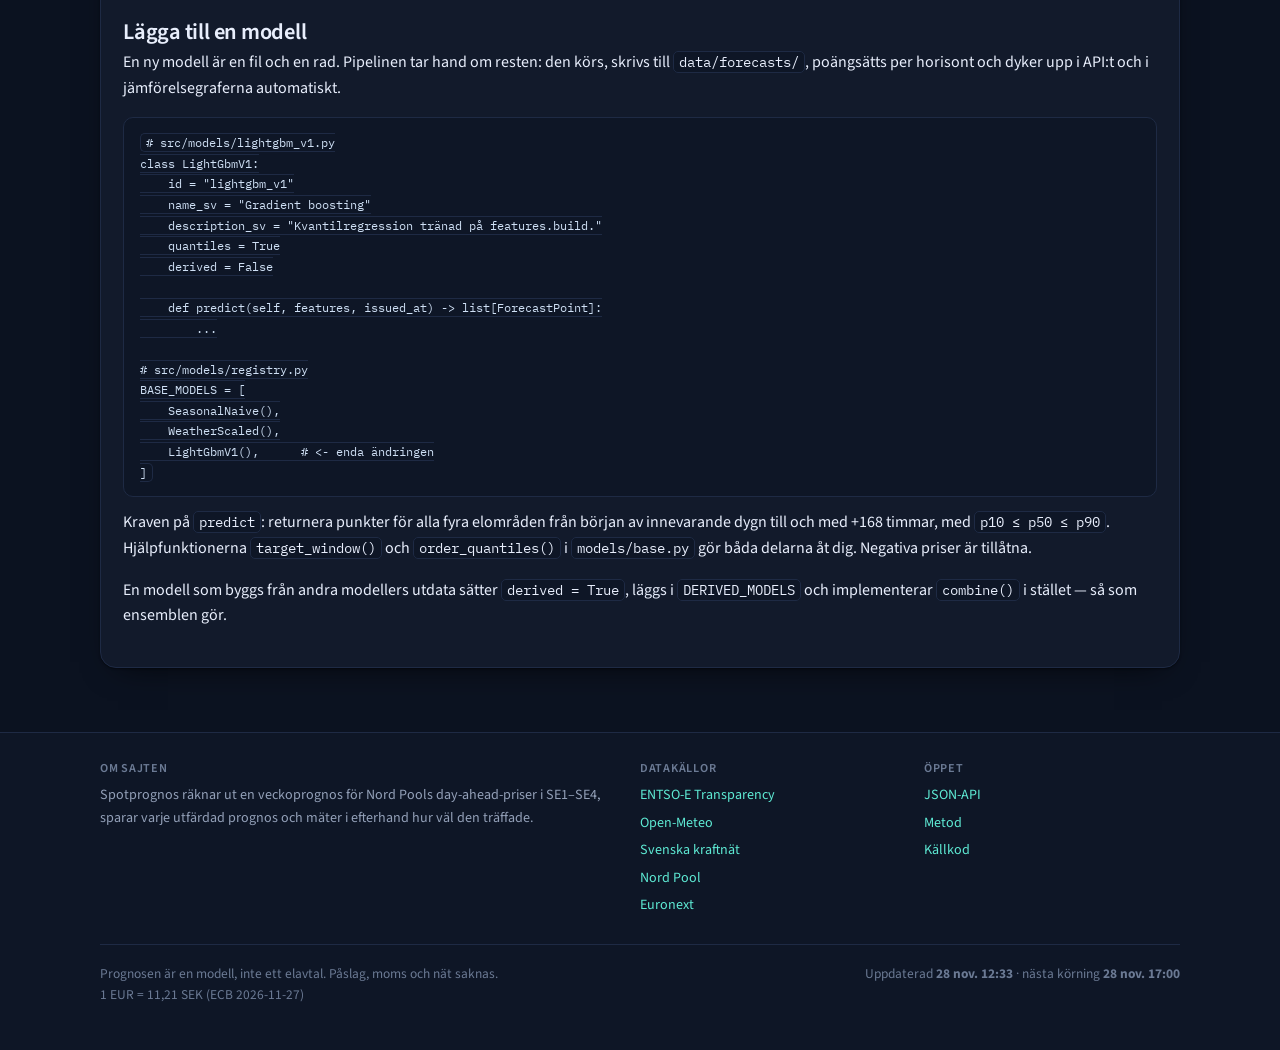
<file: site/modeller.html>
<!doctype html>
<html lang="sv" data-base="">
<head>
<meta charset="utf-8">
<meta name="viewport" content="width=device-width, initial-scale=1">
<title>Modeller — Spotprognos</title>
<meta name="description" content="Modellerna som tävlar om att förutsäga spotpriset, och hur du lägger till en till.">
<meta name="color-scheme" content="dark">
<link rel="preconnect" href="https://fonts.googleapis.com">
<link rel="preconnect" href="https://fonts.gstatic.com" crossorigin>
<link href="https://fonts.googleapis.com/css2?family=Source+Sans+3:wght@400;500;600;700&family=IBM+Plex+Sans:wght@400;600&family=IBM+Plex+Mono:wght@400&display=swap" rel="stylesheet">
<link rel="stylesheet" href="assets/style.css?v=20261006c">
</head>
<body data-page="models">

<header class="site-header">
  <div class="wrap">
    <div class="header-top-row">
      <a class="brand" href="index.html"><span class="dot"></span>Spotprognos <small>Nord Pool SE1–SE4</small></a>
      <nav class="portal-nav" aria-label="Huvudsystem">
        <a href="index.html" class="portal-tab active">
          <span class="portal-tab-icon">⚡</span>
          <span>Spotprisprognos</span>
        </a>
        <a href="batteri.html" class="portal-tab">
          <span class="portal-tab-icon">🏡</span>
          <span>Hembatteri</span>
        </a>
        <a href="bess-studio.html" class="portal-tab">
          <span class="portal-tab-icon">🏭</span>
          <span>Storskalig BESS</span>
        </a>
      </nav>
    </div>
    <nav class="site-nav">
      <a href="index.html">Prognos</a>
      <a href="langtid.html">Långtid</a>
      <a href="traffsakerhet.html">Träffsäkerhet</a>
      <a href="modeller.html" aria-current="page">Modeller</a>
      <a href="metod.html">Metod</a>
      <a href="kontroll.html">Kontroll</a>
      <a href="api.html">API</a>
    </nav>
  </div>
</header>

<main>
  <div class="wrap stack">

    <div class="page-head">
      <h1>Modeller</h1>
      <p class="lede">Flera modeller kör samtidigt på samma indata och mäts mot samma utfall.
        Sajten visar en av dem som standard, men alla sparas och poängsätts — det är så man
        ser om en ny idé faktiskt är bättre eller bara känns bättre.</p>
    </div>

    <div class="banner" id="degraded-banner" hidden></div>

    <section class="model-grid" id="model-cards">
      <p class="loading">Läser in modeller…</p>
    </section>

    <section class="card prose" style="max-width:none">
      <h2>Vilken används på sajten?</h2>
      <p><b>Residual-LightGBM</b> (<code>lightgbm_v2</code>) är standardmodellen sedan
        28 oktober 2026. Den används i graferna, i timtabellen och i fältet
        <code>default_model</code> i API:t. Den är den första modellen som klarat sajtens
        befordringsregel: över 27 gemensamma leveransdygn hade den lägre medelfel än den
        tidigare standarden <code>horizon_hybrid</code> och var inte sämre på någon horisont.
        Osäkerhetsbandet är hybridens bandbredd lagd kring trädmodellens prognos, eftersom
        trädmodellens eget band var för smalt. Aktuella tal finns på
        <a href="traffsakerhet.html">träffsäkerhetssidan</a>. Vill du jämföra modellerna finns
        kryssrutan <em>Visa övriga modeller</em> på förstasidan.</p>
      <p><b>Väderskalad, dämpad nivå</b> (<code>shrunk_scaled</code>) var standard fram till
        oktober 2026 och är grundnivån som trädmodellerna lär sig avvikelsen från.</p>
      <p><b>Väderskalad, färsk nivå</b> (<code>recency_scaled</code>) var kortvarigt standard,
        på styrkan av ett backtest som av misstag räknade med timmar vars pris redan var
        publicerat. Mätt rätt är den sämre, särskilt det första dygnet — förklaringen står på
        <a href="traffsakerhet.html">träffsäkerhetssidan</a> och i <a href="metod.html">Metod</a>.
        Den ligger kvar som mätt konkurrent.</p>
      <p><b>Dämpad nivå, marknadsjusterad</b> (<code>market_scaled</code>) är nyast. Den tar
        standardmodellens dygnsform och flyttar nivån till terminsmarknadens pris för nästa
        vecka. Det finns ingen fri historik över terminspriser att backtesta mot, så den mäts
        skarpt från september 2026 och får styra sajten först om den visar sig bättre över
        flera veckor.</p>
      <p><b>Ensemblen är inte längre standard.</b> Varje blandning av den bästa
        modellen med de andra gav ett sämre resultat än modellen ensam. Den finns
        kvar som mätt jämförelse — att ta bort förlorande kandidater är hur man
        slutar märka när något blir bättre igen.</p>
      <p><b>Säsongsnaiv</b> är referensen: priset samma veckodag och timme förra veckan. Alla
        procenttal för <i>mindre fel än naiv</i> på
        <a href="traffsakerhet.html">träffsäkerhetssidan</a> mäts mot den. En modell som inte
        slår den tillför ingenting, hur avancerad den än är.</p>

      <h2>Innan en modell får ändra vad sajten visar</h2>
      <p>Den ska ha slagit de befintliga på skarpa prognoser över flera veckor, och — där
        det går — först i <code>python -m src.research.backtest</code>,
        som poängsätter kandidater mot fyra års utfall med varje koefficient anpassad
        enbart på data äldre än det kvartal den tillämpas på. Riggen finns för att
        gissningar redan varit fel flera gånger i det här projektet: en
        fyraveckorsmedian såg självklart rätt ut och var 8,5 procent sämre, och en
        trendjustering var 39 procent sämre.</p>

      <h2>Lägga till en modell</h2>
      <p>En ny modell är en fil och en rad. Pipelinen tar hand om resten: den körs,
        skrivs till <code>data/forecasts/</code>, poängsätts per horisont och dyker
        upp i API:t och i jämförelsegraferna automatiskt.</p>
      <pre><code># src/models/lightgbm_v1.py
class LightGbmV1:
    id = "lightgbm_v1"
    name_sv = "Gradient boosting"
    description_sv = "Kvantilregression tränad på features.build."
    quantiles = True
    derived = False

    def predict(self, features, issued_at) -> list[ForecastPoint]:
        ...

# src/models/registry.py
BASE_MODELS = [
    SeasonalNaive(),
    WeatherScaled(),
    LightGbmV1(),      # <- enda ändringen
]</code></pre>
      <p>Kraven på <code>predict</code>: returnera punkter för alla fyra elområden från
        början av innevarande dygn till och med +168 timmar, med <code>p10 ≤ p50 ≤ p90</code>.
        Hjälpfunktionerna <code>target_window()</code> och <code>order_quantiles()</code> i
        <code>models/base.py</code> gör båda delarna åt dig. Negativa priser är tillåtna.</p>
      <p>En modell som byggs från andra modellers utdata sätter <code>derived = True</code>,
        läggs i <code>DERIVED_MODELS</code> och implementerar <code>combine()</code> i
        stället — så som ensemblen gör.</p>
    </section>

  </div>
</main>

<footer class="site-footer">
  <div class="wrap">
    <div class="cols">
      <div>
        <h4>Om sajten</h4>
        <p>Spotprognos räknar ut en veckoprognos för Nord Pools day-ahead-priser i SE1–SE4,
           sparar varje utfärdad prognos och mäter i efterhand hur väl den träffade.</p>
      </div>
      <div>
        <h4>Datakällor</h4>
        <ul>
          <li><a href="https://transparency.entsoe.eu/">ENTSO-E Transparency</a></li>
          <li><a href="https://open-meteo.com/">Open-Meteo</a></li>
          <li><a href="https://www.svk.se/">Svenska kraftnät</a></li>
          <li><a href="https://www.nordpoolgroup.com/">Nord Pool</a></li>
          <li><a href="https://live.euronext.com/en/products/commodities/power-derivatives">Euronext</a></li>
        </ul>
      </div>
      <div>
        <h4>Öppet</h4>
        <ul>
          <li><a href="api.html">JSON-API</a></li>
          <li><a href="metod.html">Metod</a></li>
          <li><a href="#" data-repo-url>Källkod</a></li>
        </ul>
      </div>
    </div>
    <div class="disclaimer">
      <span>Prognosen är en modell, inte ett elavtal. Påslag, moms och nät saknas.<br><span class="muted" data-fx>–</span></span>
      <span>Uppdaterad <b data-updated>–</b> · nästa körning <b data-next-update>–</b></span>
    </div>
  </div>
</footer>

<script src="assets/app.js?v=20261006c" defer></script>
</body>
</html>
</file>
<file: site/assets/style.css>
/* Power Price Oracle — dark energy dashboard.
   Tokens first, then layout, then components, then responsive. */

:root {
  --bg: #0b1220;
  --bg-soft: #0e1626;
  --card: #121a2b;
  --card-hover: #162034;
  --border: #1e2a44;
  --border-strong: #2b3b5e;
  --text: #e8eefc;
  --muted: #93a0b8;
  --faint: #6b7a94;
  --accent: #5eead4;
  --accent-dim: rgba(94, 234, 212, 0.18);
  --accent-ink: #04211c;
  --official: #f8fafc;
  --warn: #fbbf24;
  --warn-dim: rgba(251, 191, 36, 0.14);
  --danger: #fb7185;

  --se1: #60a5fa;
  --se2: #22d3ee;
  --se3: #fbbf24;
  --se4: #fb7185;

  --radius: 16px;
  --radius-sm: 10px;
  --shadow: 0 1px 2px rgba(0, 0, 0, 0.4), 0 12px 32px -18px rgba(0, 0, 0, 0.9);
  --maxw: 1120px;

  --sans: "Source Sans 3", "IBM Plex Sans", system-ui, -apple-system, "Segoe UI", sans-serif;
  --mono: "IBM Plex Mono", ui-monospace, SFMono-Regular, Menlo, monospace;
}

*,
*::before,
*::after {
  box-sizing: border-box;
}

html {
  background: var(--bg);
  -webkit-text-size-adjust: 100%;
}

body {
  margin: 0;
  font-family: var(--sans);
  font-size: 16px;
  line-height: 1.6;
  color: var(--text);
  background:
    radial-gradient(1200px 600px at 80% -10%, rgba(94, 234, 212, 0.06), transparent 60%),
    radial-gradient(900px 500px at 10% -5%, rgba(96, 165, 250, 0.05), transparent 55%),
    var(--bg);
  min-height: 100vh;
}

h1, h2, h3, h4 {
  line-height: 1.25;
  margin: 0 0 0.5rem;
  font-weight: 620;
  letter-spacing: -0.01em;
}

h1 { font-size: clamp(1.65rem, 3.4vw, 2.1rem); }
h2 { font-size: clamp(1.2rem, 2.2vw, 1.4rem); }
h3 { font-size: 1.02rem; }

p { margin: 0 0 1rem; }
a { color: var(--accent); text-decoration: none; }
a:hover { text-decoration: underline; }

.wrap {
  max-width: var(--maxw);
  margin: 0 auto;
  padding: 0 20px;
}

/* ------------------------------------------------------------ header */

.site-header {
  position: sticky;
  top: 0;
  z-index: 40;
  background: rgba(11, 18, 32, 0.86);
  backdrop-filter: blur(12px);
  border-bottom: 1px solid var(--border);
}

.site-header .wrap {
  display: flex;
  flex-direction: column;
  gap: 8px;
  padding-top: 10px;
  padding-bottom: 10px;
}

.header-top-row {
  display: flex;
  align-items: center;
  justify-content: space-between;
  width: 100%;
  gap: 16px;
  flex-wrap: wrap;
}

.brand {
  display: flex;
  align-items: baseline;
  gap: 10px;
  color: var(--text);
  font-weight: 700;
  font-size: 1.12rem;
  letter-spacing: -0.02em;
}
.brand:hover { text-decoration: none; }
.brand .dot {
  width: 9px;
  height: 9px;
  border-radius: 50%;
  background: var(--accent);
  box-shadow: 0 0 12px var(--accent);
  align-self: center;
}
.brand small {
  font-weight: 400;
  font-size: 0.82rem;
  color: var(--muted);
}

/* Master portal switcher */
.portal-nav {
  display: inline-flex;
  background: rgba(255, 255, 255, 0.04);
  border: 1px solid var(--border);
  border-radius: 999px;
  padding: 3px;
  gap: 4px;
}
.portal-tab {
  display: inline-flex;
  align-items: center;
  gap: 7px;
  padding: 5px 14px;
  border-radius: 999px;
  font-size: 0.86rem;
  font-weight: 600;
  color: var(--muted);
  text-decoration: none;
  transition: all 0.15s ease;
}
.portal-tab:hover {
  color: var(--text);
  background: rgba(255, 255, 255, 0.06);
  text-decoration: none;
}
.portal-tab.active {
  background: rgba(56, 189, 248, 0.16);
  color: #38bdf8;
  border: 1px solid rgba(56, 189, 248, 0.35);
  box-shadow: 0 0 12px rgba(56, 189, 248, 0.15);
}
.portal-tab-icon {
  font-size: 0.95rem;
}

/* Three tabs do not fit a phone next to the brand; without this every page was
   32 px wider than the screen and scrolled sideways. */
@media (max-width: 640px) {
  .portal-nav {
    max-width: 100%;
    overflow-x: auto;
    scrollbar-width: none;
  }
  .portal-nav::-webkit-scrollbar { display: none; }
  .portal-tab {
    padding: 5px 10px;
    font-size: 0.8rem;
    white-space: nowrap;
  }
  .portal-tab-icon { display: none; }
}

.site-nav {
  display: flex;
  gap: 4px;
  flex-wrap: wrap;
  width: 100%;
  border-top: 1px solid rgba(255, 255, 255, 0.05);
  padding-top: 6px;
}
.site-nav a {
  color: var(--muted);
  padding: 5px 12px;
  border-radius: 6px;
  font-size: 0.90rem;
  font-weight: 500;
  transition: background 0.12s, color 0.12s;
}
.site-nav a:hover {
  color: var(--text);
  background: var(--card);
  text-decoration: none;
}
.site-nav a[aria-current="page"] {
  color: var(--accent);
  background: var(--accent-dim);
  font-weight: 600;
}

/* ------------------------------------------------------------ layout */

main { padding: 32px 0 64px; }
.stack > * + * { margin-top: 28px; }

.page-head {
  margin-bottom: 28px;
}
.page-head p.lede {
  color: var(--muted);
  max-width: 68ch;
  font-size: 1.03rem;
  margin: 0;
}

.card {
  background: var(--card);
  border: 1px solid var(--border);
  border-radius: var(--radius);
  padding: 22px;
  box-shadow: var(--shadow);
}
.card > h2 { margin-bottom: 4px; }
.card > .sub {
  color: var(--muted);
  font-size: 0.92rem;
  margin: 0 0 18px;
}

.section-title {
  display: flex;
  align-items: baseline;
  justify-content: space-between;
  gap: 16px;
  flex-wrap: wrap;
  margin-bottom: 14px;
}
.section-title h2 { margin: 0; }
.section-title .meta { color: var(--muted); font-size: 0.88rem; }

/* ------------------------------------------------------------ banners */

.banner {
  display: flex;
  gap: 12px;
  align-items: flex-start;
  border-radius: var(--radius-sm);
  padding: 13px 16px;
  font-size: 0.93rem;
  border: 1px solid var(--border-strong);
  background: var(--bg-soft);
  color: var(--muted);
  margin-bottom: 24px;
}
.banner.warn {
  border-color: rgba(251, 191, 36, 0.4);
  background: var(--warn-dim);
  color: #fde9b0;
}
.banner strong { color: inherit; }
.banner[hidden] { display: none; }

/* ------------------------------------------------------------ tiles */

.tiles {
  display: grid;
  grid-template-columns: repeat(4, 1fr);
  gap: 14px;
}

.tile {
  position: relative;
  text-align: left;
  background: var(--card);
  border: 1px solid var(--border);
  border-radius: var(--radius);
  padding: 16px 16px 12px;
  cursor: pointer;
  color: inherit;
  font: inherit;
  transition: border-color 0.15s, background 0.15s, transform 0.15s;
  overflow: hidden;
}
.tile:hover { background: var(--card-hover); border-color: var(--border-strong); }
.tile[aria-pressed="true"] {
  border-color: var(--zone, var(--accent));
  background: var(--card-hover);
}
.tile[aria-pressed="true"]::before {
  content: "";
  position: absolute;
  inset: 0 auto 0 0;
  width: 3px;
  background: var(--zone, var(--accent));
}

.tile-head {
  display: flex;
  align-items: center;
  gap: 8px;
  margin-bottom: 10px;
}
.tile-zone {
  font-weight: 700;
  font-size: 0.95rem;
  color: var(--zone, var(--accent));
  letter-spacing: 0.02em;
}
.tile-city { color: var(--muted); font-size: 0.86rem; }

.tile-price {
  display: flex;
  align-items: baseline;
  gap: 8px;
}
.tile-price .big {
  font-size: 1.85rem;
  font-weight: 650;
  letter-spacing: -0.02em;
  font-variant-numeric: tabular-nums;
}
.tile-price .unit { color: var(--muted); font-size: 0.85rem; }
.tile-alt {
  color: var(--faint);
  font-size: 0.82rem;
  font-variant-numeric: tabular-nums;
}
.tile-spark { display: block; width: 100%; height: 34px; margin-top: 8px; }

/* ------------------------------------------------------------ chips */

.chip {
  display: inline-flex;
  align-items: center;
  gap: 6px;
  padding: 2px 9px;
  border-radius: 999px;
  font-size: 0.74rem;
  font-weight: 600;
  letter-spacing: 0.03em;
  text-transform: uppercase;
  border: 1px solid var(--border-strong);
  color: var(--muted);
  background: var(--bg-soft);
  white-space: nowrap;
}
.chip.official { color: var(--official); border-color: rgba(248, 250, 252, 0.35); }
.chip.forecast { color: var(--accent); border-color: rgba(94, 234, 212, 0.35); }
.chip.demo { color: var(--warn); border-color: rgba(251, 191, 36, 0.4); }

.feature-chips {
  display: flex;
  flex-wrap: wrap;
  gap: 8px;
  margin-top: 16px;
}
.feature-chip {
  display: flex;
  flex-direction: column;
  gap: 1px;
  padding: 8px 12px;
  border-radius: var(--radius-sm);
  border: 1px solid var(--border);
  background: var(--bg-soft);
  min-width: 120px;
}
.feature-chip .label {
  font-size: 0.72rem;
  text-transform: uppercase;
  letter-spacing: 0.05em;
  color: var(--faint);
}
.feature-chip .value {
  font-size: 1.05rem;
  font-weight: 600;
  font-variant-numeric: tabular-nums;
}
.feature-chip.up .value { color: var(--warn); }
.feature-chip.down .value { color: var(--accent); }

/* ------------------------------------------------------------ controls */

.controls {
  display: flex;
  gap: 10px;
  align-items: center;
  flex-wrap: wrap;
}

.segmented {
  display: inline-flex;
  padding: 3px;
  gap: 2px;
  background: var(--bg-soft);
  border: 1px solid var(--border);
  border-radius: 10px;
}
.segmented button {
  border: 0;
  background: transparent;
  color: var(--muted);
  font: inherit;
  font-size: 0.86rem;
  font-weight: 550;
  padding: 5px 12px;
  border-radius: 7px;
  cursor: pointer;
}
.segmented button:hover { color: var(--text); }
.segmented button[aria-pressed="true"] {
  background: var(--accent-dim);
  color: var(--accent);
}

.toggle {
  display: inline-flex;
  align-items: center;
  gap: 8px;
  font-size: 0.88rem;
  color: var(--muted);
  cursor: pointer;
  user-select: none;
}
.toggle input { accent-color: var(--accent); width: 15px; height: 15px; }

select.field {
  background: var(--bg-soft);
  color: var(--text);
  border: 1px solid var(--border);
  border-radius: 9px;
  padding: 7px 11px;
  font: inherit;
  font-size: 0.88rem;
}

/* ------------------------------------------------------------ chart */

.chart {
  width: 100%;
  height: 420px;
}
.chart.small { height: 260px; }

.legend {
  display: flex;
  gap: 18px;
  flex-wrap: wrap;
  margin-top: 12px;
  font-size: 0.85rem;
  color: var(--muted);
}
.legend span { display: inline-flex; align-items: center; gap: 7px; }
.legend i {
  width: 16px;
  height: 3px;
  border-radius: 2px;
  display: inline-block;
}
.legend i.band { height: 11px; border-radius: 3px; background: var(--accent-dim); }

/* ------------------------------------------------------------ tables */

.table-scroll { overflow-x: auto; margin: 0 -4px; padding: 0 4px; }

table {
  width: 100%;
  border-collapse: collapse;
  font-size: 0.9rem;
  font-variant-numeric: tabular-nums;
}
th, td {
  text-align: right;
  padding: 8px 12px;
  border-bottom: 1px solid var(--border);
  white-space: nowrap;
}
th:first-child, td:first-child { text-align: left; }
thead th {
  color: var(--muted);
  font-weight: 600;
  font-size: 0.78rem;
  text-transform: uppercase;
  letter-spacing: 0.05em;
  border-bottom-color: var(--border-strong);
}
tbody tr:hover { background: rgba(255, 255, 255, 0.02); }
tbody tr:last-child td { border-bottom: 0; }
td.num { font-variant-numeric: tabular-nums; }
td.best { color: var(--accent); font-weight: 650; }
td.empty, .muted { color: var(--faint); }

/* ------------------------------------------------------------ prose */

/* ------------------------------------------------------------ week plan */

.plan-lead {
  font-size: 1.12rem;
  line-height: 1.5;
  margin: 0 0 18px;
}
.plan-lead b { color: var(--accent); }
.plan-lead b.dear { color: var(--warn); }

.plan { display: flex; flex-direction: column; gap: 2px; }

.plan-row {
  display: grid;
  grid-template-columns: 8.5rem 1fr 9.5rem;
  align-items: center;
  gap: 14px;
  padding: 9px 10px;
  border-radius: var(--radius-sm);
}
.plan-row:hover { background: rgba(255, 255, 255, 0.03); }
.plan-row.best { background: var(--accent-dim); }
.plan-row.today .plan-day { color: var(--text); font-weight: 650; }

.plan-day { color: var(--muted); font-size: 0.92rem; }
.plan-day small { display: block; color: var(--faint); font-size: 0.76rem; }

/* The bar spans the whole week's range, so days are comparable at a glance
   rather than each being scaled to its own extremes. */
.plan-bar {
  position: relative;
  height: 22px;
  border-radius: 6px;
  background: var(--bg-soft);
  overflow: hidden;
}
.plan-span {
  position: absolute;
  top: 4px;
  bottom: 4px;
  border-radius: 4px;
  background: linear-gradient(90deg, rgba(94, 234, 212, 0.35), rgba(251, 191, 36, 0.5));
}
.plan-mean {
  position: absolute;
  top: 1px;
  bottom: 1px;
  width: 2px;
  background: var(--text);
  border-radius: 1px;
}
.plan-cheap {
  text-align: right;
  font-size: 0.88rem;
  font-variant-numeric: tabular-nums;
  color: var(--muted);
}
.plan-cheap b { color: var(--text); font-weight: 600; }
/* The ruler above the bars: the week's lowest and highest hour and three ticks
   between, in the same coordinates as every bar below it. It used to be a pair
   of numbers under the last row, where nobody read it as a scale. */
.plan-axis { padding-top: 2px; padding-bottom: 12px; }
.plan-axis:hover { background: none; }
.plan-axis .plan-day { font-size: 0.76rem; color: var(--faint); align-self: end; }
.plan-ticks {
  position: relative;
  height: 34px;
  border-bottom: 1px solid rgba(255, 255, 255, 0.14);
}
.plan-tick {
  position: absolute;
  bottom: 6px;
  transform: translateX(-50%);
  font-size: 0.8rem;
  line-height: 1.15;
  color: var(--muted);
  font-variant-numeric: tabular-nums;
  white-space: nowrap;
  text-align: center;
}
.plan-tick::after {
  content: "";
  position: absolute;
  left: 50%;
  bottom: -7px;
  width: 1px;
  height: 6px;
  background: var(--faint);
}
.plan-tick.first { transform: none; text-align: left; }
.plan-tick.first::after { left: 0; }
.plan-tick.last { transform: translateX(-100%); text-align: right; }
.plan-tick.last::after { left: auto; right: 0; }
.plan-tick.first, .plan-tick.last { color: var(--text); font-weight: 600; }
.plan-tick small { display: block; font-size: 0.68rem; font-weight: 400; color: var(--faint); }

/* Long-term accuracy cells: the error on one line, the comparison under it. */
.lt-mae { display: block; font-variant-numeric: tabular-nums; }
.lt-delta { display: block; margin-top: 2px; font-size: 0.78rem; color: var(--faint); }
.lt-delta.better { color: var(--accent); }
.lt-delta.worse { color: var(--warn); }

/* Reference tables on the API page: prose in every column, so no right-aligned
   numbers and no single-line cells running off the edge. */
table.doc-table th,
table.doc-table td {
  text-align: left;
  white-space: normal;
  vertical-align: top;
}
table.doc-table td:first-child { white-space: nowrap; }

@media (max-width: 640px) {
  .plan-row { grid-template-columns: 5.5rem 1fr; gap: 10px; row-gap: 2px; }
  .plan-cheap { grid-column: 2; text-align: left; font-size: 0.82rem; }
  .plan-day small { display: none; }
  .plan-tick:not(.first):not(.last) { display: none; }
}

/* ------------------------------------------------------- day disclosures */

.day {
  border-bottom: 1px solid var(--border);
}
.day:last-of-type { border-bottom: 0; }

.day > summary {
  display: flex;
  align-items: baseline;
  gap: 12px;
  padding: 12px 4px;
  cursor: pointer;
  list-style: none;
  user-select: none;
}
.day > summary::-webkit-details-marker { display: none; }
.day > summary::before {
  content: "";
  flex: none;
  width: 7px;
  height: 7px;
  margin-right: 2px;
  border-right: 1.5px solid var(--faint);
  border-bottom: 1.5px solid var(--faint);
  transform: rotate(-45deg) translate(-1px, -1px);
  transition: transform 0.15s;
}
.day[open] > summary::before { transform: rotate(45deg) translate(-2px, -2px); }
.day > summary:hover { background: rgba(255, 255, 255, 0.02); }
.day > summary:focus-visible {
  outline: 2px solid var(--accent);
  outline-offset: -2px;
  border-radius: 6px;
}

.day-name { font-weight: 600; }
.day-range {
  color: var(--muted);
  font-size: 0.88rem;
  font-variant-numeric: tabular-nums;
  margin-left: auto;
}
.day .table-scroll { padding-bottom: 10px; }
.day tbody tr:last-child td { border-bottom: 1px solid var(--border); }

.prose { max-width: 72ch; }
.prose h2 { margin-top: 34px; }
.prose h3 { margin-top: 24px; color: var(--accent); }
.prose ul, .prose ol { padding-left: 20px; margin: 0 0 1rem; }
.prose li { margin-bottom: 6px; }
.prose li::marker { color: var(--faint); }
.prose code {
  font-family: var(--mono);
  font-size: 0.88em;
  background: var(--bg-soft);
  border: 1px solid var(--border);
  border-radius: 5px;
  padding: 1px 5px;
}
.prose dt { font-weight: 650; margin-top: 12px; }
.prose dd { margin: 0 0 8px; color: var(--muted); }

pre {
  background: var(--bg-soft);
  border: 1px solid var(--border);
  border-radius: var(--radius-sm);
  padding: 14px 16px;
  overflow-x: auto;
  font-family: var(--mono);
  font-size: 0.83rem;
  line-height: 1.55;
  color: #cfe0f5;
}
pre code { background: none; border: 0; padding: 0; font-size: inherit; }

/* The summary above the driver bullets. It sat at bullet size without a dot and
   read as a first list item that had lost its marker. */
.drivers-headline {
  font-size: 1.15rem;
  font-weight: 600;
  line-height: 1.4;
  margin: 0 0 14px;
  color: var(--text);
}
.drivers-note {
  font-size: 0.86rem;
  line-height: 1.5;
  color: var(--faint);
  margin: 14px 0 0;
}
.drivers-note b { color: var(--text); font-weight: 600; }

.bullets { list-style: none; padding: 0; margin: 0; }
.bullets li {
  position: relative;
  padding-left: 20px;
  margin-bottom: 9px;
  color: var(--text);
}
.bullets li::before {
  content: "";
  position: absolute;
  left: 3px;
  top: 10px;
  width: 6px;
  height: 6px;
  border-radius: 50%;
  background: var(--accent);
  opacity: 0.75;
}

/* ------------------------------------------------------------ model cards */

.model-grid {
  display: grid;
  grid-template-columns: repeat(auto-fit, minmax(280px, 1fr));
  gap: 16px;
}
.model-card { display: flex; flex-direction: column; gap: 10px; }
.model-card .badges { display: flex; gap: 6px; flex-wrap: wrap; }
.model-card p { margin: 0; color: var(--muted); font-size: 0.94rem; }
.model-card .id {
  font-family: var(--mono);
  font-size: 0.78rem;
  color: var(--faint);
}

.grid-2 {
  display: grid;
  grid-template-columns: 1fr 1fr;
  gap: 20px;
}

/* ------------------------------------------------------------ footer */

.site-footer {
  border-top: 1px solid var(--border);
  padding: 28px 0 44px;
  color: var(--muted);
  font-size: 0.88rem;
  background: var(--bg-soft);
}
.site-footer .cols {
  display: grid;
  grid-template-columns: 2fr 1fr 1fr;
  gap: 28px;
}
.site-footer h4 {
  font-size: 0.76rem;
  text-transform: uppercase;
  letter-spacing: 0.06em;
  color: var(--faint);
  margin-bottom: 8px;
}
.site-footer ul { list-style: none; padding: 0; margin: 0; }
.site-footer li { margin-bottom: 5px; }
.disclaimer {
  margin-top: 22px;
  padding-top: 18px;
  border-top: 1px solid var(--border);
  color: var(--faint);
  font-size: 0.84rem;
  display: flex;
  justify-content: space-between;
  gap: 16px;
  flex-wrap: wrap;
}

.loading { color: var(--faint); font-size: 0.9rem; padding: 8px 0; }

/* ------------------------------------------------------------ responsive */

@media (max-width: 900px) {
  .tiles { grid-template-columns: repeat(2, 1fr); }
  .grid-2 { grid-template-columns: 1fr; }
  .site-footer .cols { grid-template-columns: 1fr 1fr; }
}

@media (max-width: 640px) {
  .wrap { padding: 0 14px; }
  main { padding: 22px 0 48px; }
  .card { padding: 16px; border-radius: 13px; }
  .chart { height: 320px; }
  .site-header .wrap { min-height: 56px; gap: 10px; }
  .site-nav { margin-left: 0; width: 100%; overflow-x: auto; padding-bottom: 6px; flex-wrap: nowrap; }
  .site-nav a { white-space: nowrap; }
  .brand small { display: none; }

  /* The zone tiles used to stick under the header while scrolling. In practice
     they ate a third of a phone screen for the whole page. They scroll away
     like everything else now. */
  .tile { padding: 12px; }
  .tile-price .big { font-size: 1.45rem; }
  .tile-spark { height: 26px; }
  .site-footer .cols { grid-template-columns: 1fr; }
}

@media (prefers-reduced-motion: reduce) {
  * { transition: none !important; }
}

/* ------------------------------------------------------------ buttons */

.btn {
  display: inline-flex;
  align-items: center;
  gap: 6px;
  padding: 8px 14px;
  font-family: inherit;
  font-size: 0.88rem;
  font-weight: 600;
  border-radius: var(--radius-sm);
  cursor: pointer;
  text-decoration: none;
  transition: all 0.15s ease;
  border: 1px solid transparent;
}
.btn-primary {
  background: #38bdf8;
  color: #0b1220;
}
.btn-primary:hover {
  background: #7dd3fc;
  color: #0b1220;
  text-decoration: none;
}
.btn-secondary {
  background: var(--bg-soft);
  color: var(--text);
  border-color: var(--border);
}
.btn-secondary:hover {
  background: var(--card-hover);
  border-color: var(--border-strong);
  color: #38bdf8;
  text-decoration: none;
}

/* ------------------------------------------------------------ print */

@media print {
  .site-header,
  .site-footer,
  .portal-nav,
  .site-nav,
  .bess-slider-wrap,
  .controls,
  .btn,
  button,
  .bess-zone-pills,
  .banner,
  #degraded-banner,
  .bess-export-actions,
  #bess-custom-toggle-cf {
    display: none !important;
  }

  body {
    background: #ffffff !important;
    color: #0f172a !important;
    font-size: 10pt !important;
  }

  .wrap {
    max-width: 100% !important;
    padding: 0 !important;
  }

  .card {
    background: #ffffff !important;
    border: 1px solid #e2e8f0 !important;
    box-shadow: none !important;
    page-break-inside: avoid;
    margin-bottom: 1rem !important;
    color: #0f172a !important;
  }

  #bess-custom-cf-box {
    display: block !important;
  }

  .data-table {
    border-collapse: collapse !important;
    width: 100% !important;
    font-size: 8.5pt !important;
  }

  .data-table th,
  .data-table td {
    border: 1px solid #cbd5e1 !important;
    color: #0f172a !important;
    padding: 4px 6px !important;
  }

  .bess-result-card {
    background: #f8fafc !important;
    border: 1px solid #cbd5e1 !important;
    color: #0f172a !important;
  }

  .bess-result-val {
    color: #0f172a !important;
  }

  .bess-result-label,
  .bess-result-sub {
    color: #475569 !important;
  }
}
</file>
